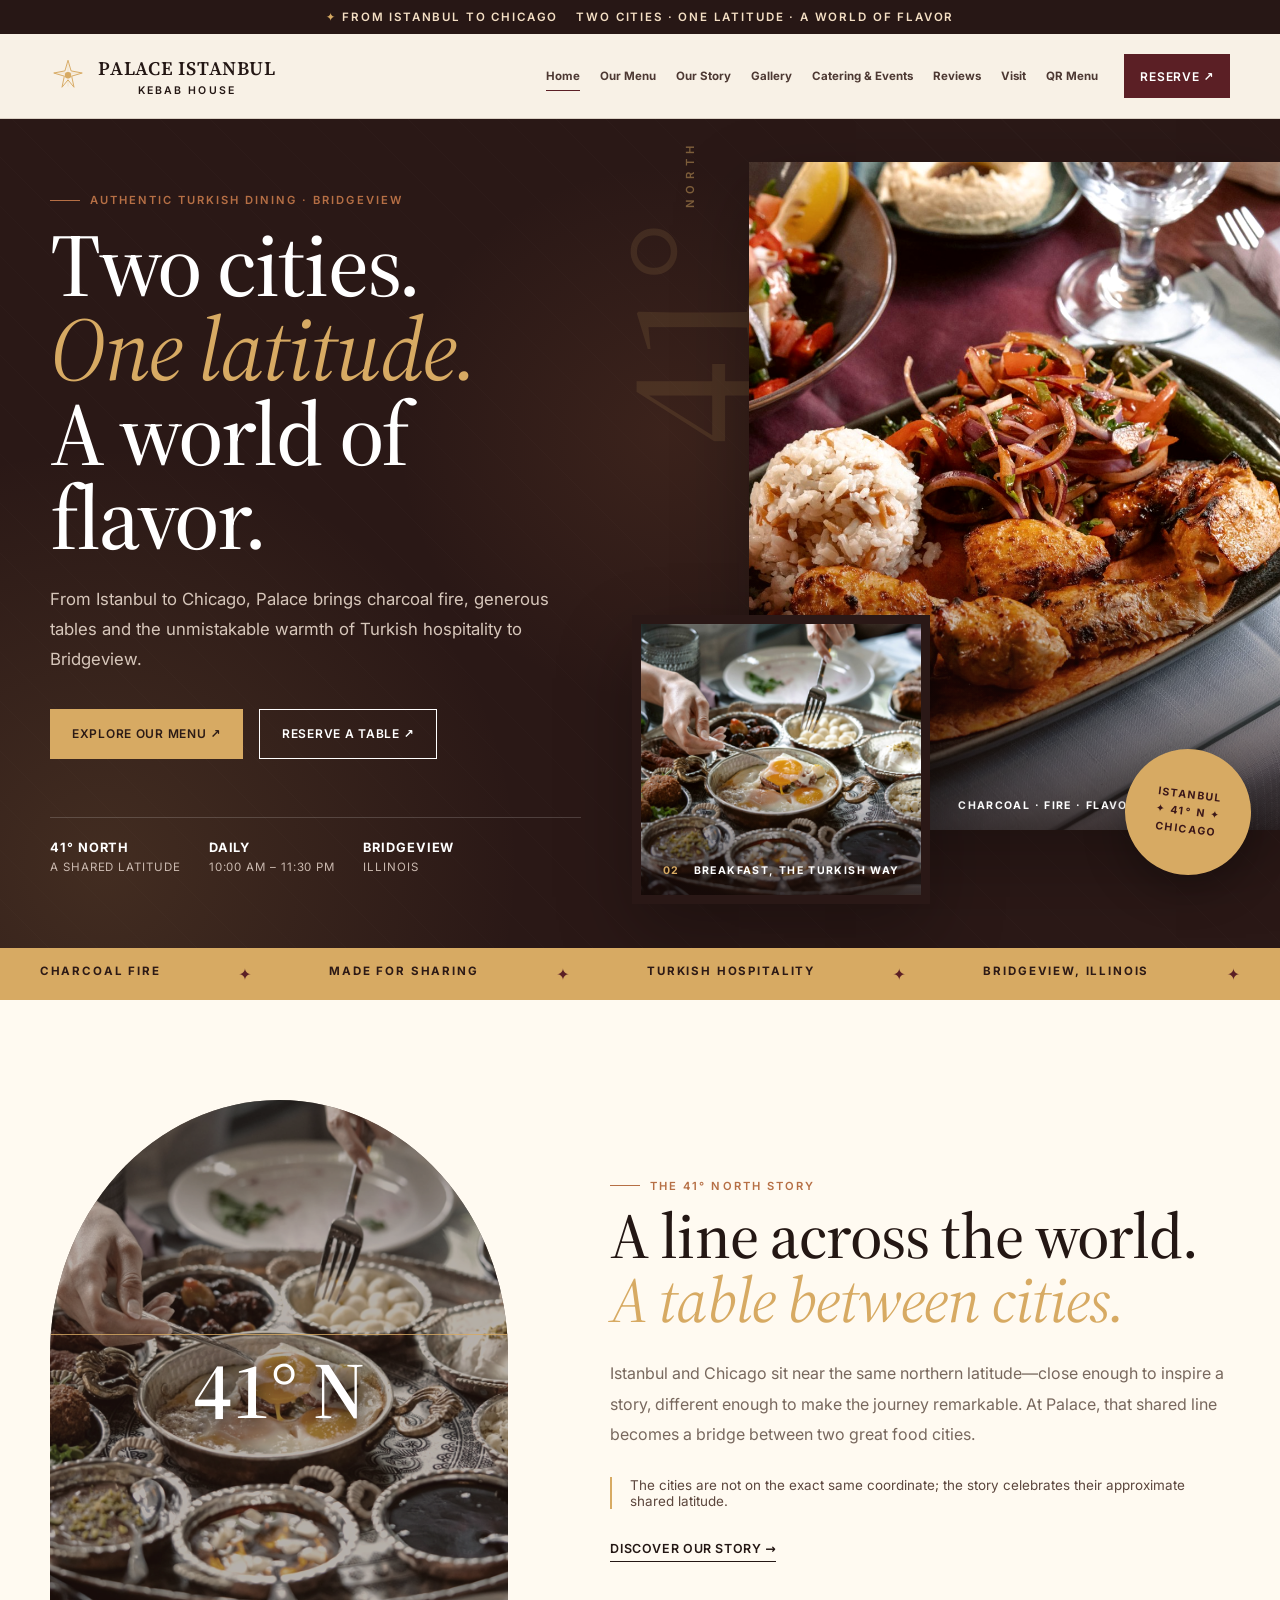
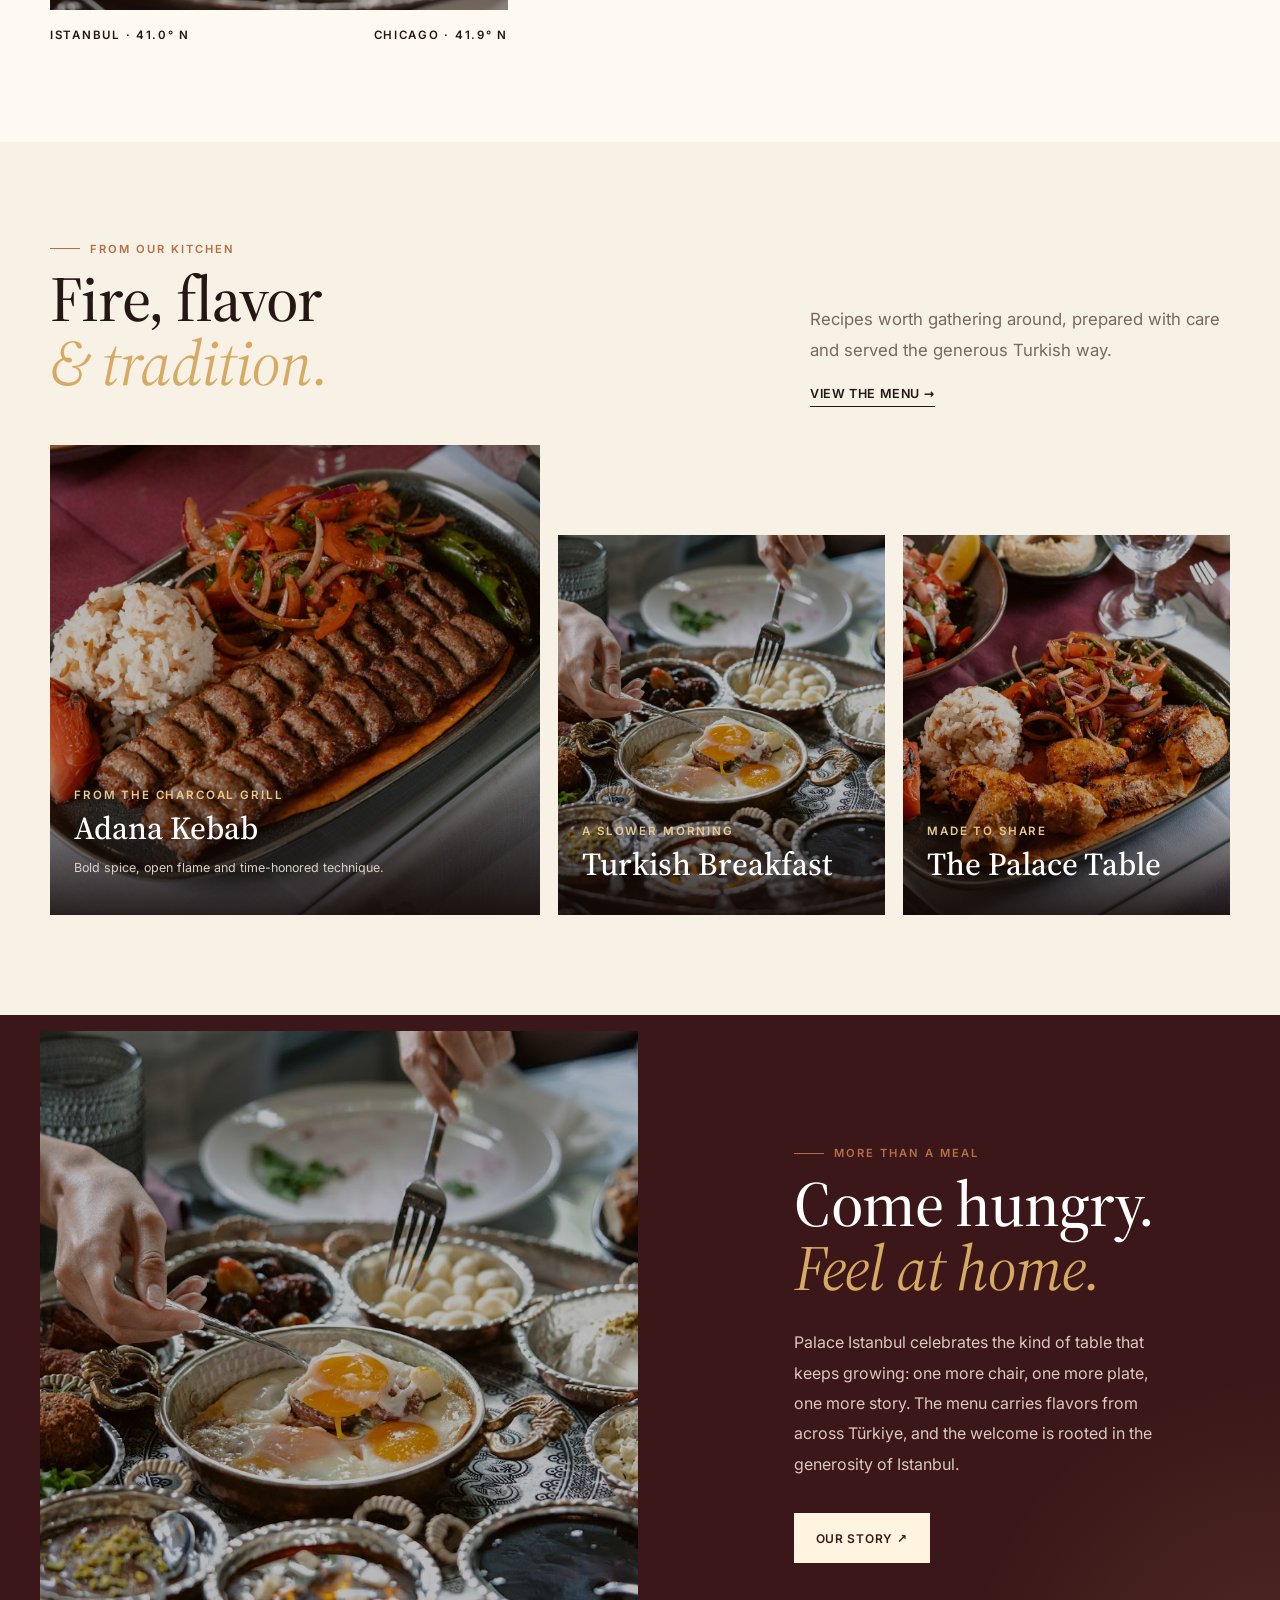
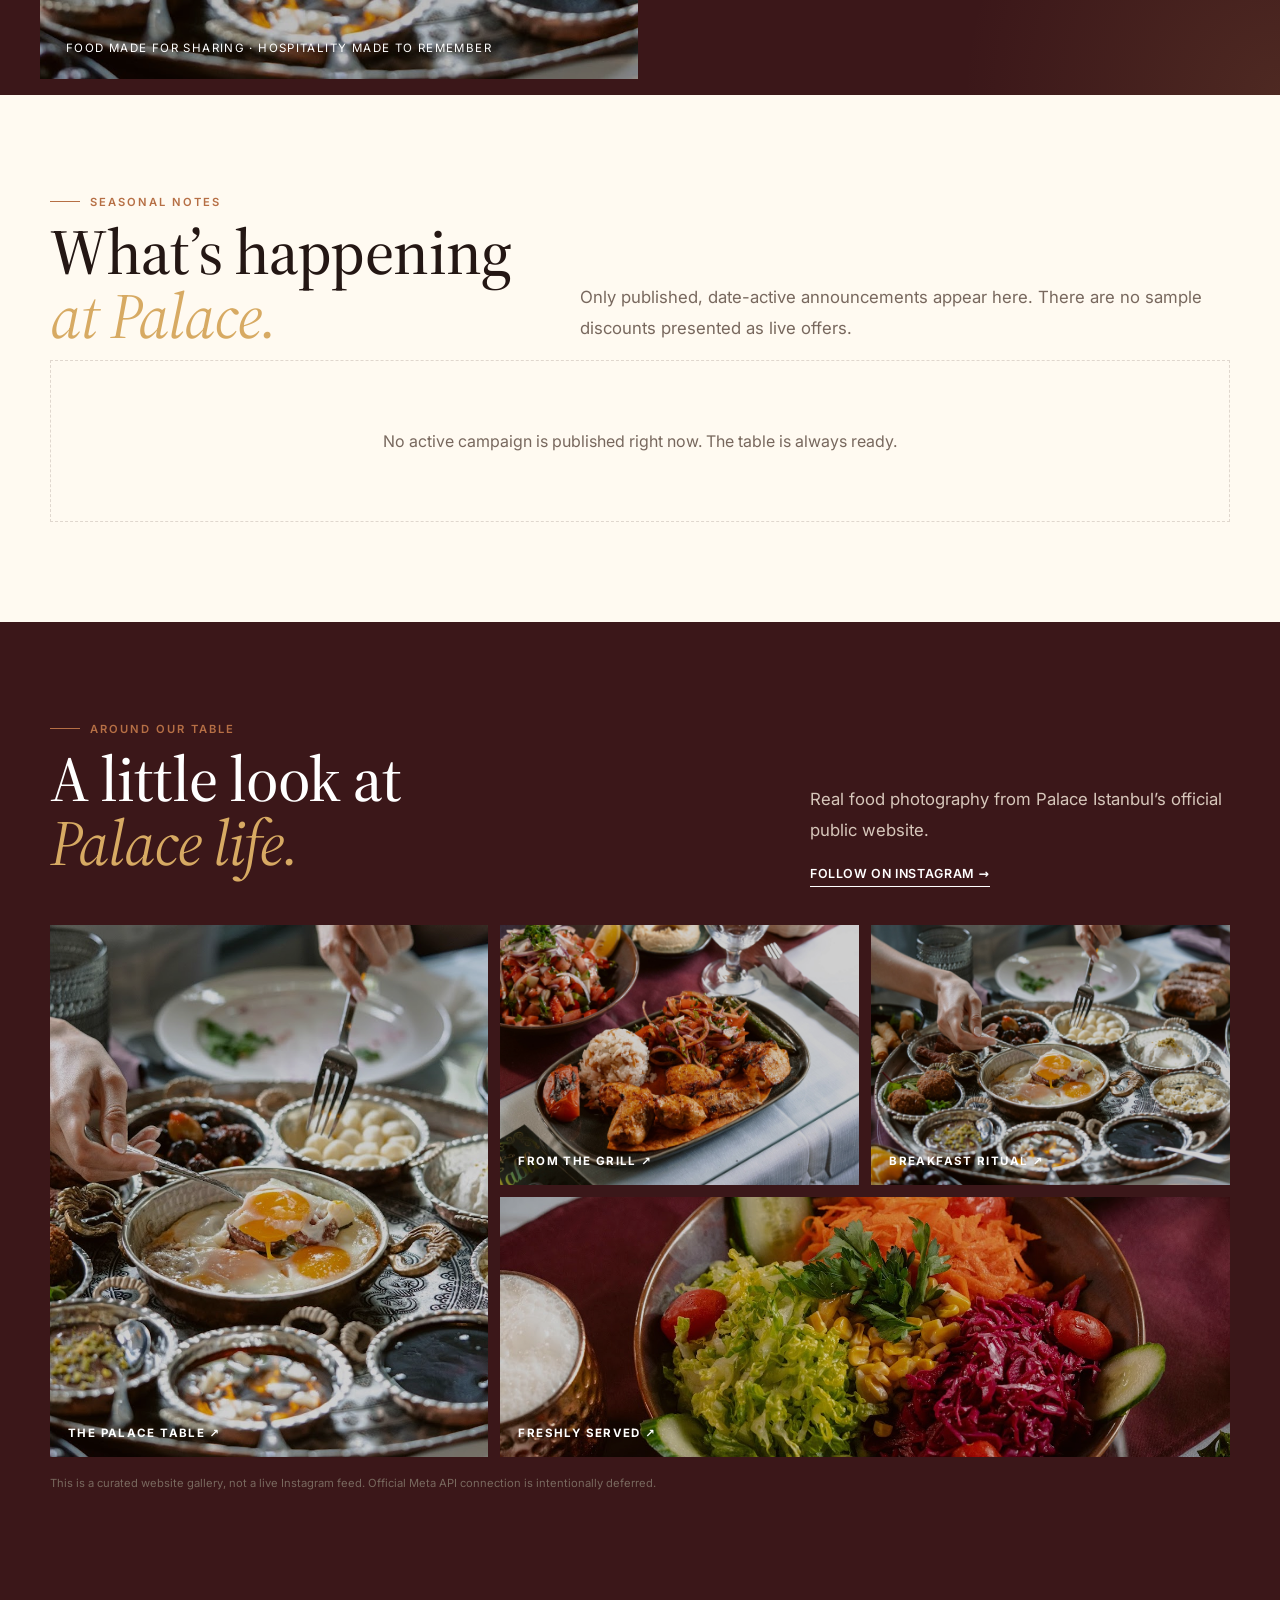
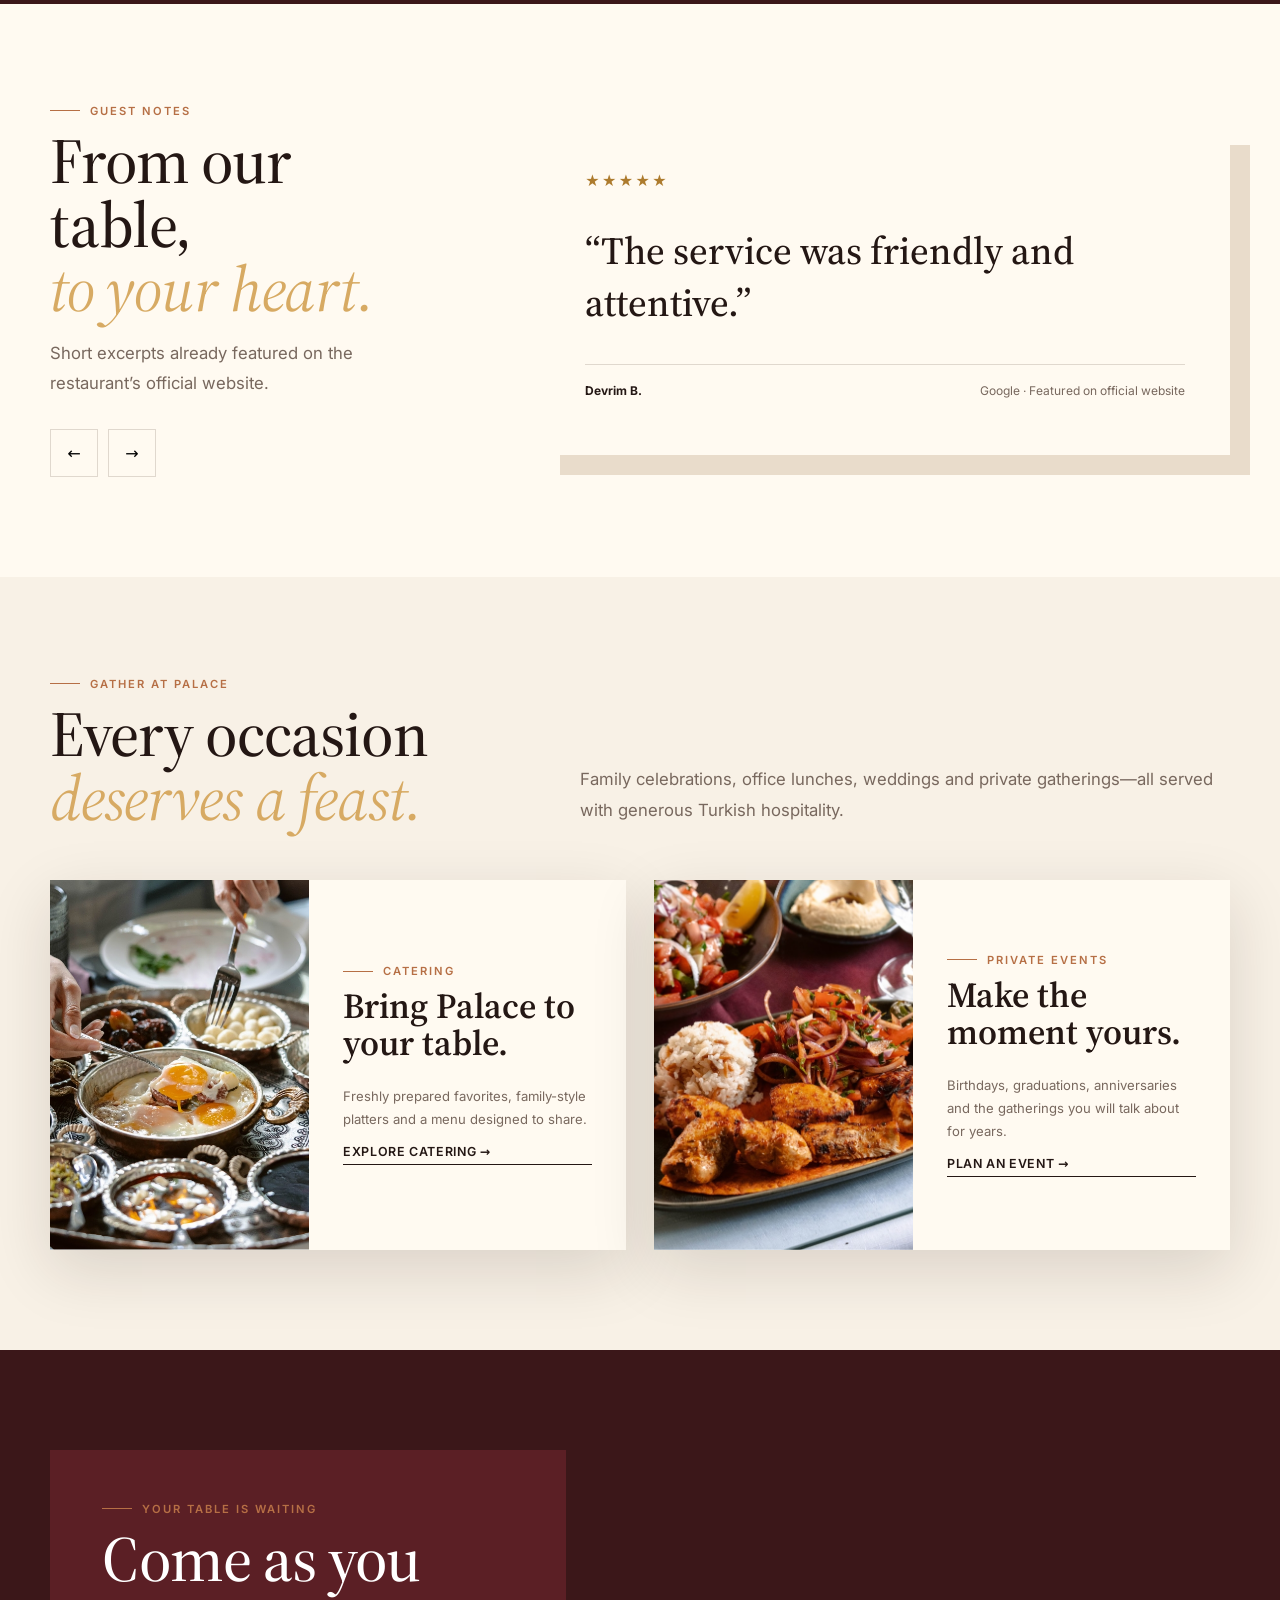
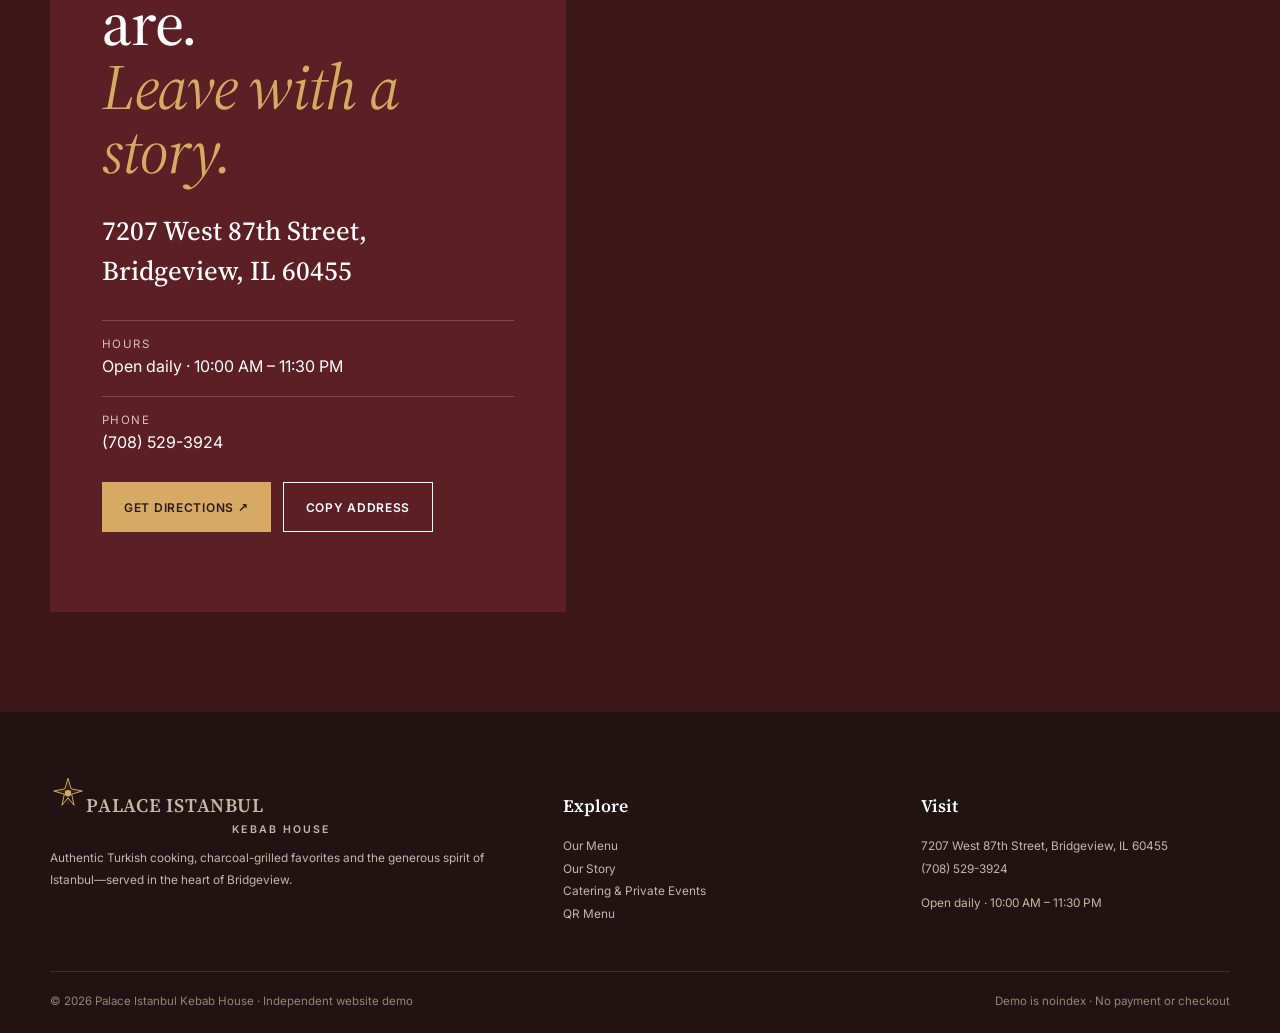
<file: index.html>
<!doctype html><html lang="en"><head><meta charset="utf-8"><meta name="viewport" content="width=device-width,initial-scale=1"><title>Palace Istanbul Kebab House | Bridgeview, IL</title><meta name="description" content="Authentic Turkish dining, charcoal-grilled kebabs and generous hospitality in Bridgeview, Illinois."><meta name="robots" content="noindex,nofollow"><meta name="theme-color" content="#3b1719"><link rel="icon" href="assets/images/official-logo.png"><link rel="preload" href="assets/fonts/source-serif-4-latin-opsz-normal.woff2" as="font" type="font/woff2" crossorigin><link rel="preload" href="assets/fonts/inter-latin-opsz-normal.woff2" as="font" type="font/woff2" crossorigin><link rel="stylesheet" href="styles.css"><script defer src="app.js"></script></head><body data-page="home"><div id="app"></div></body></html>
</file>
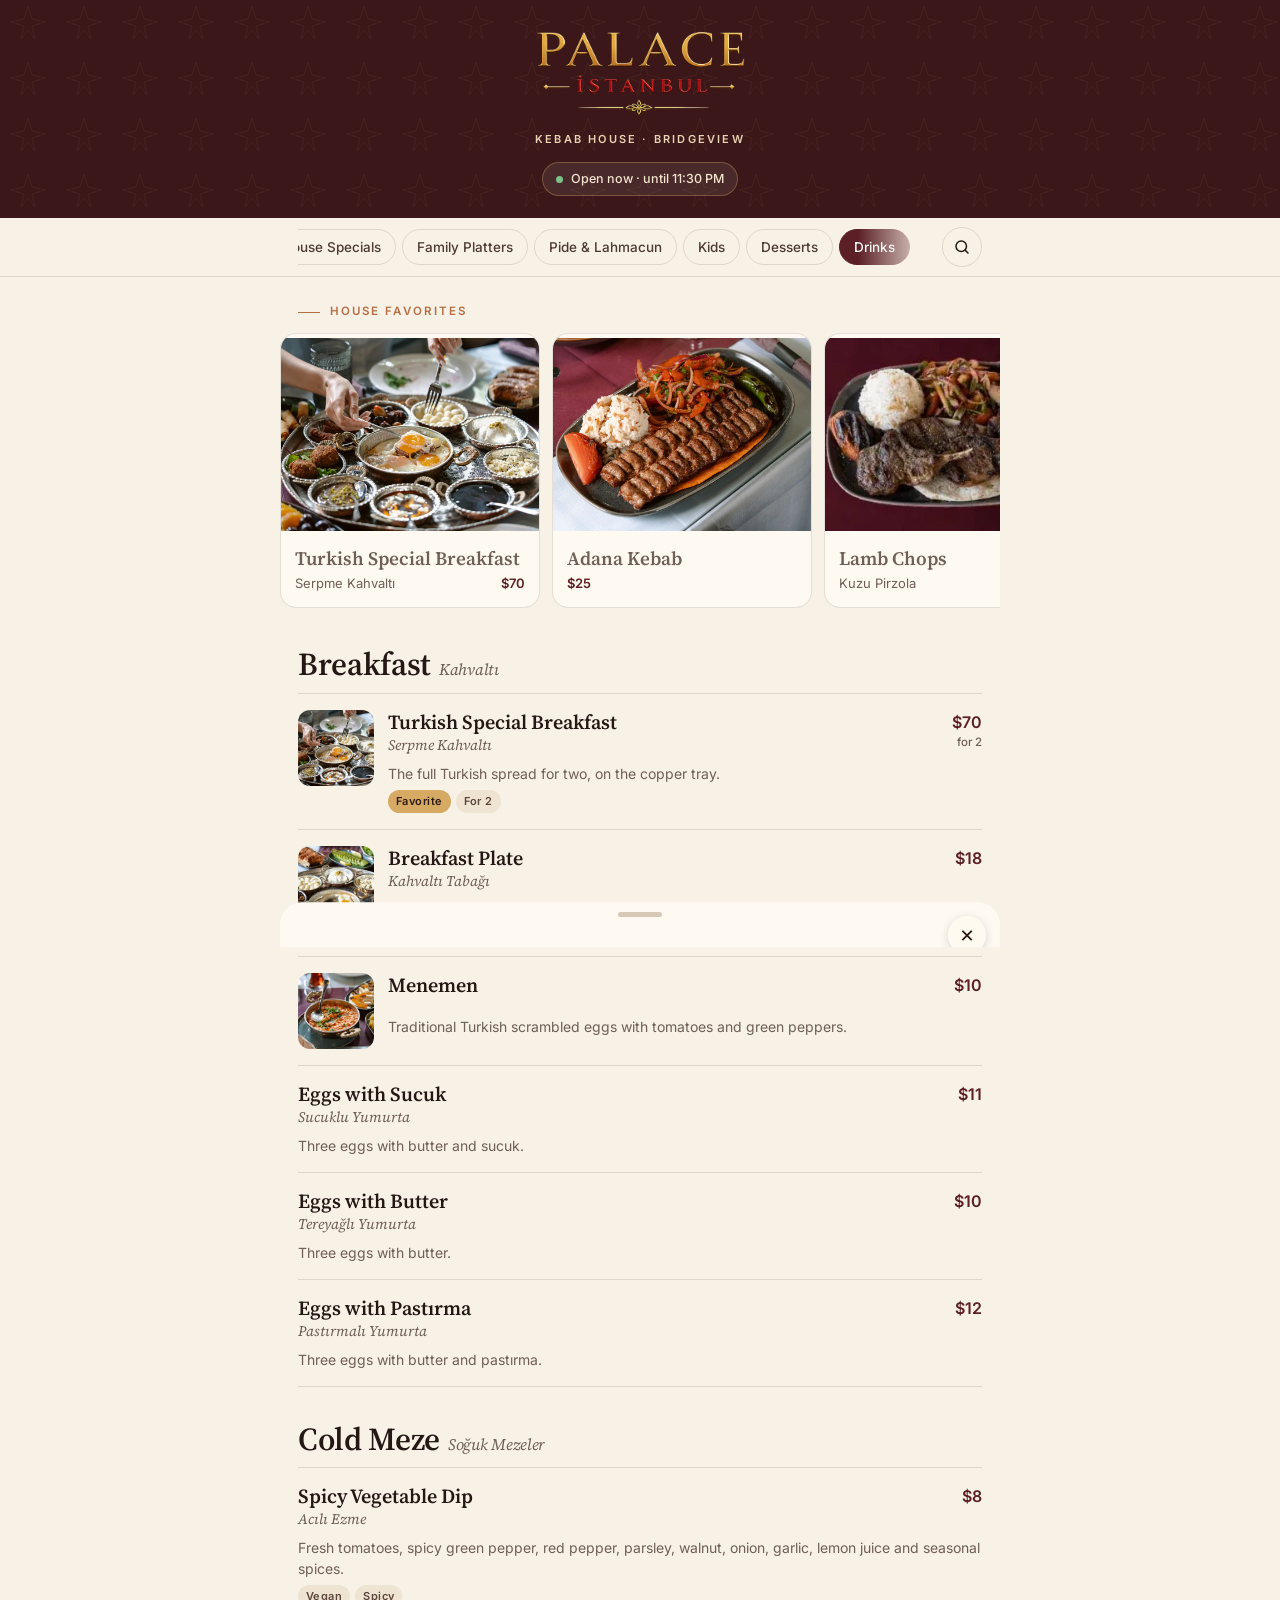
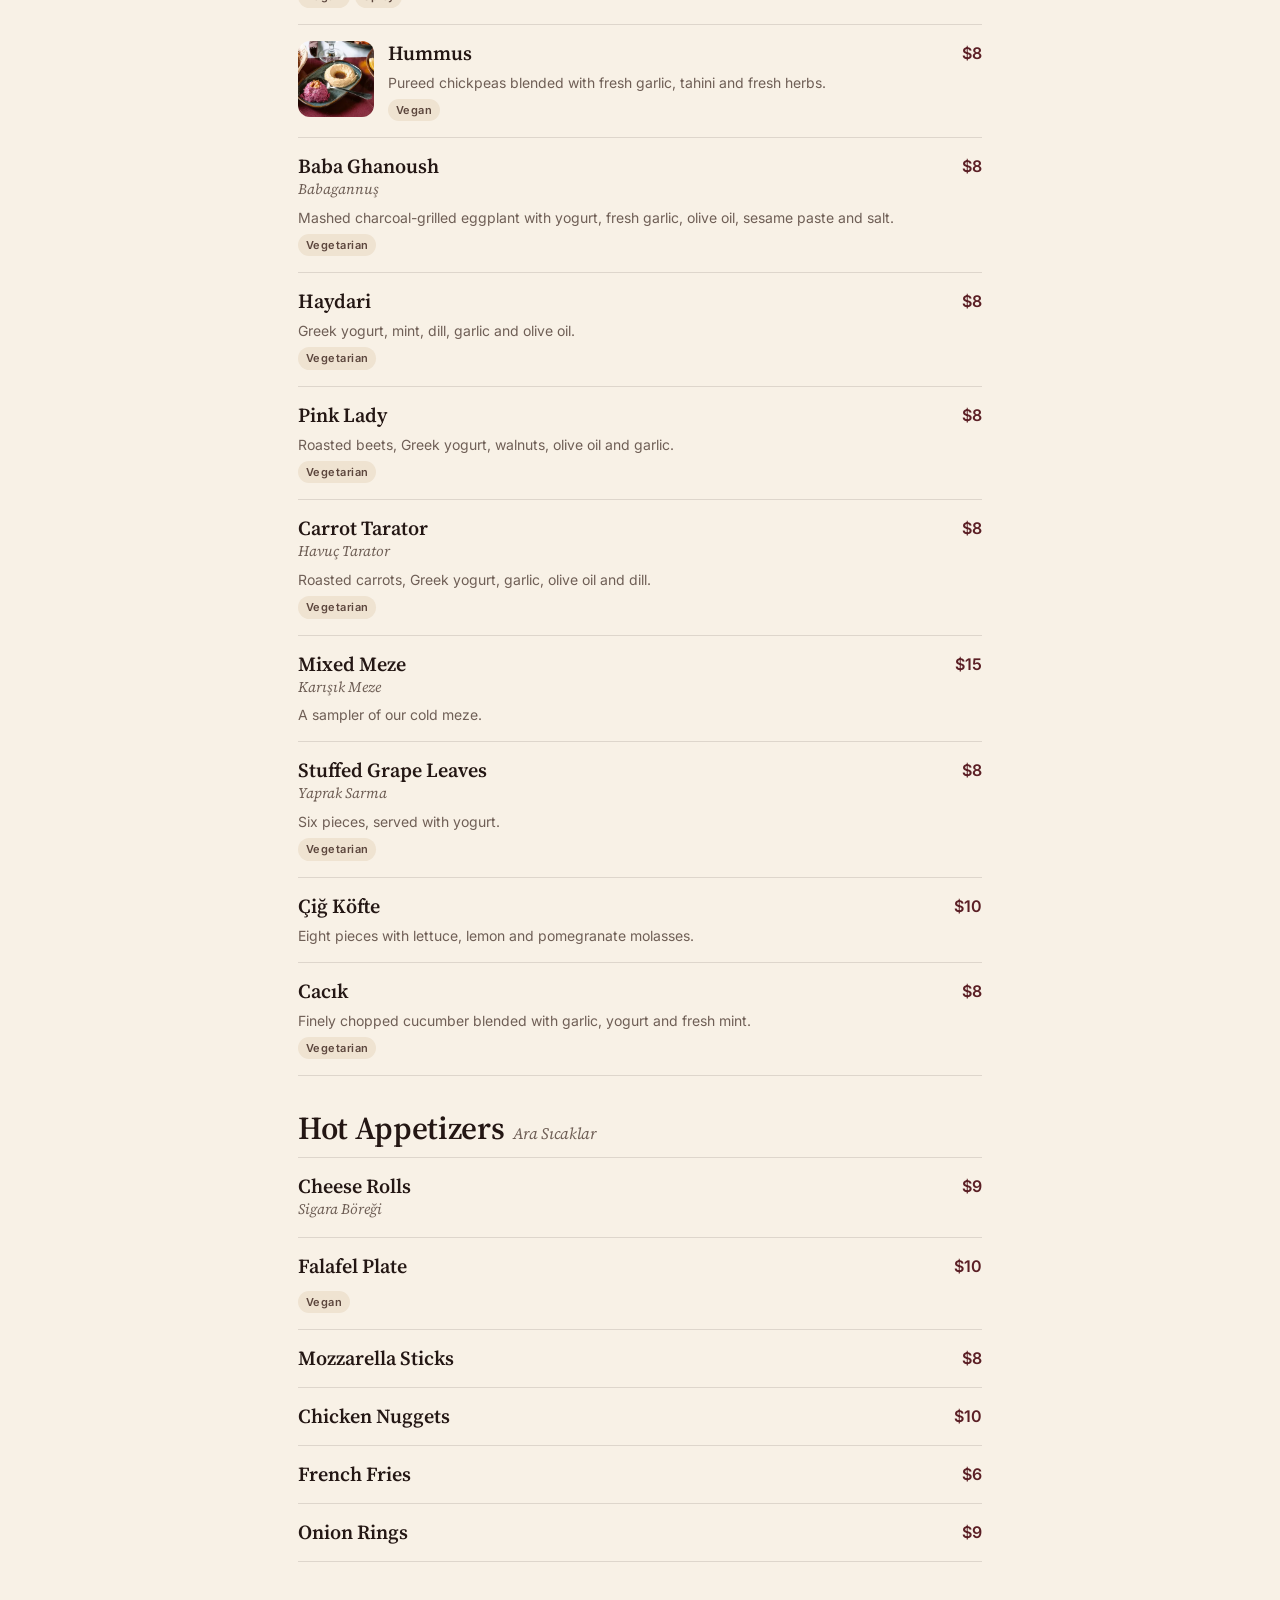
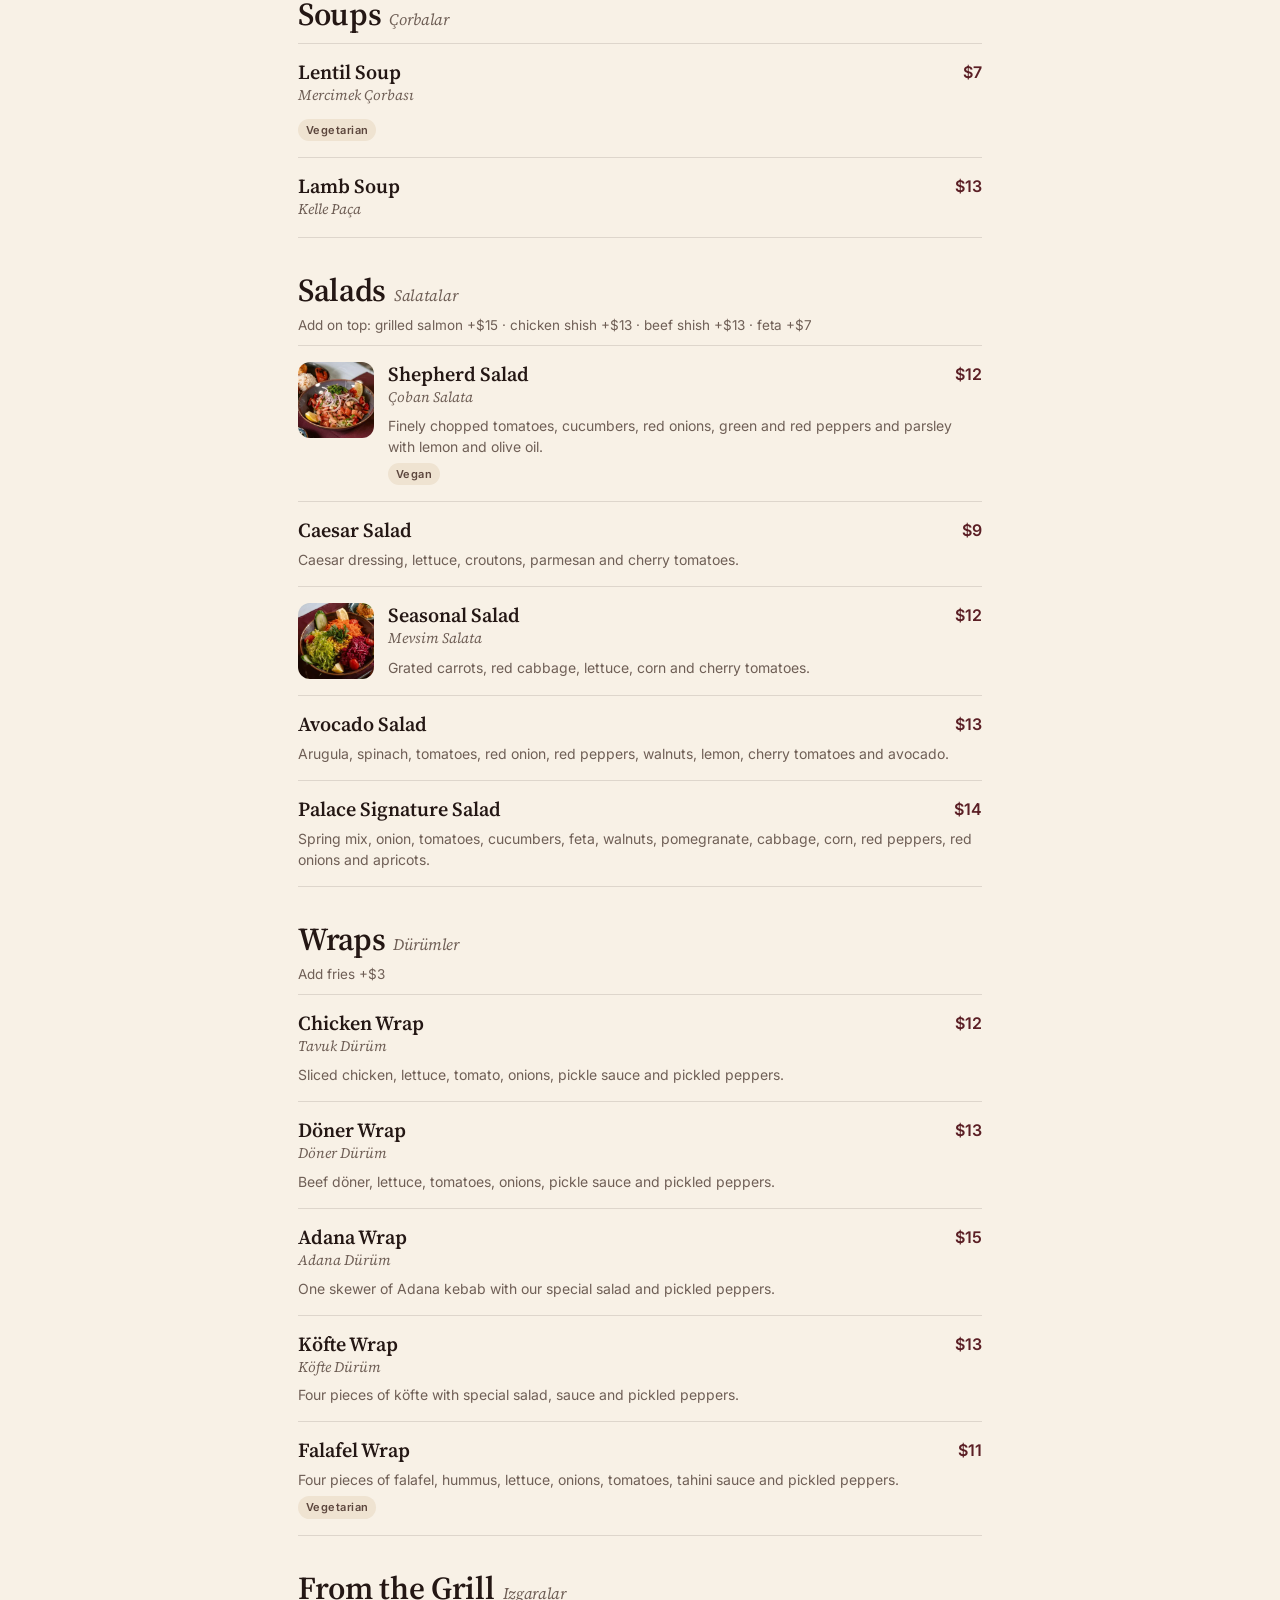
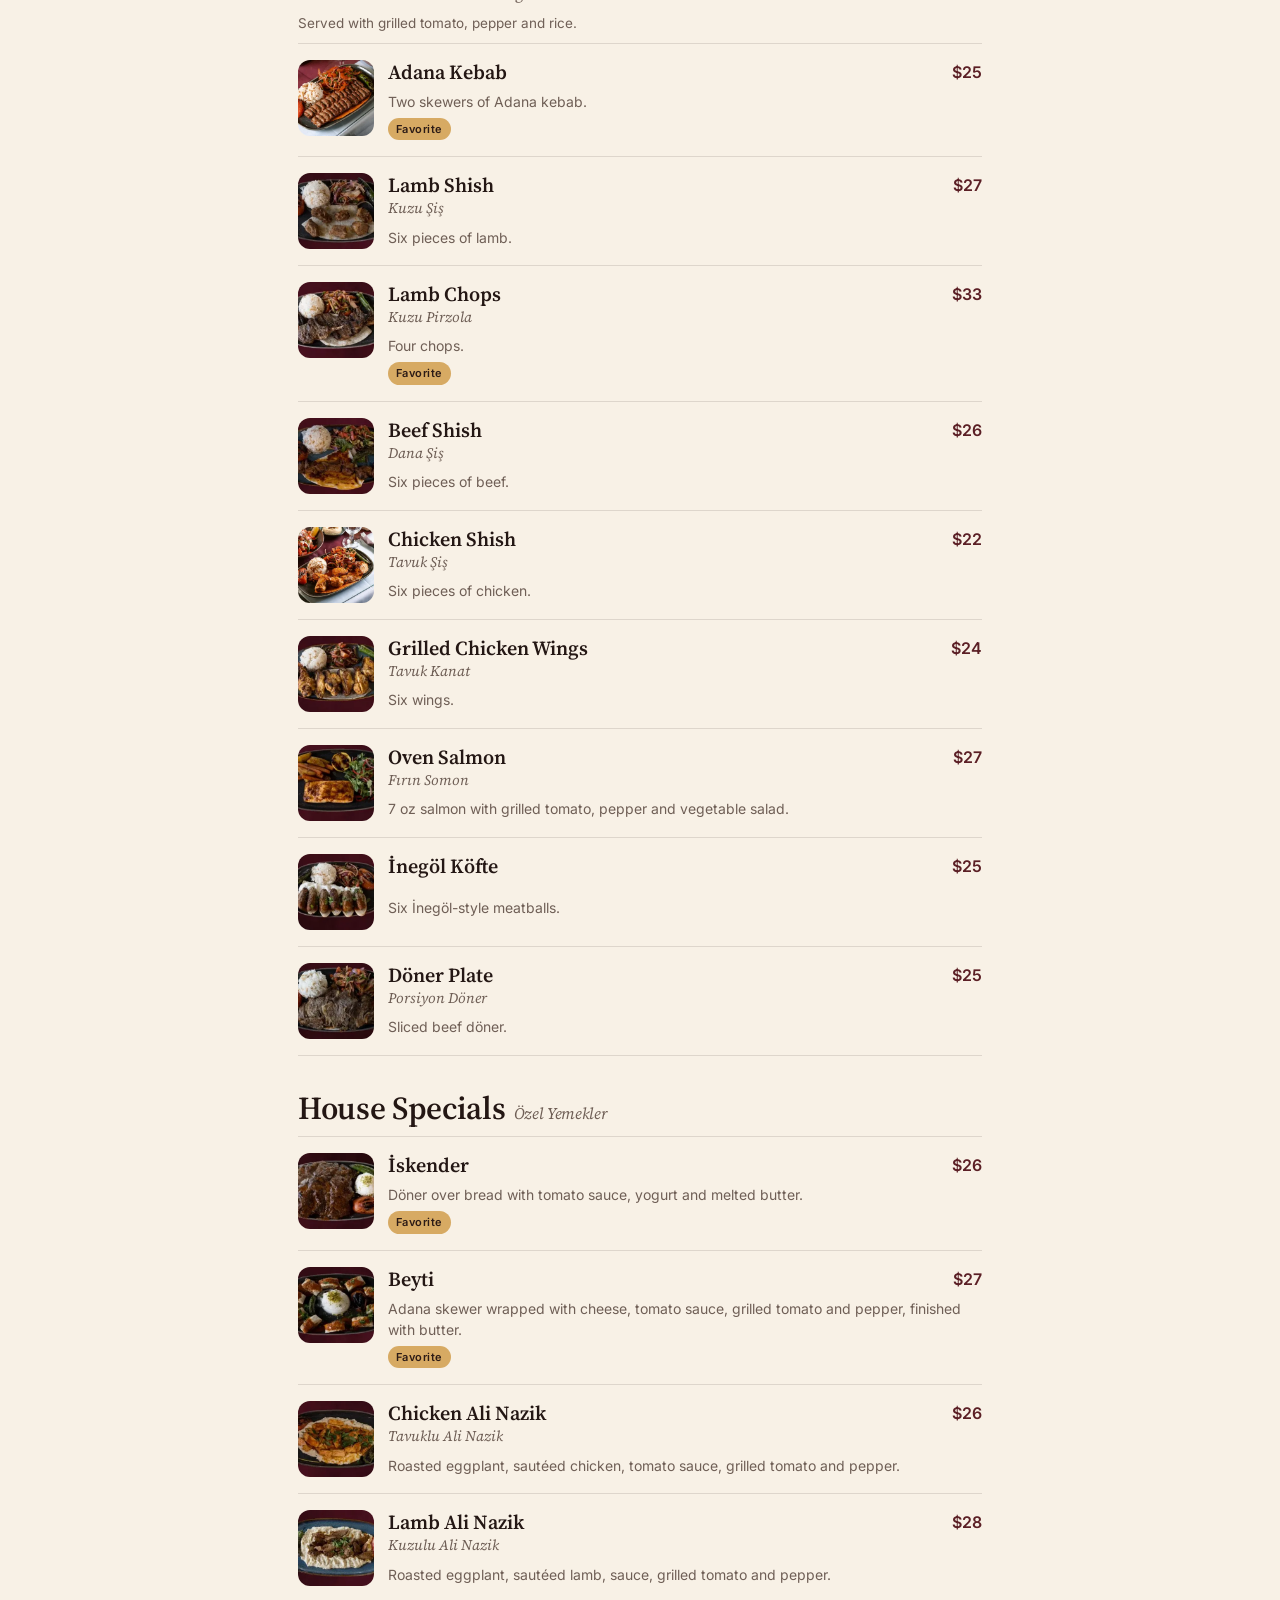
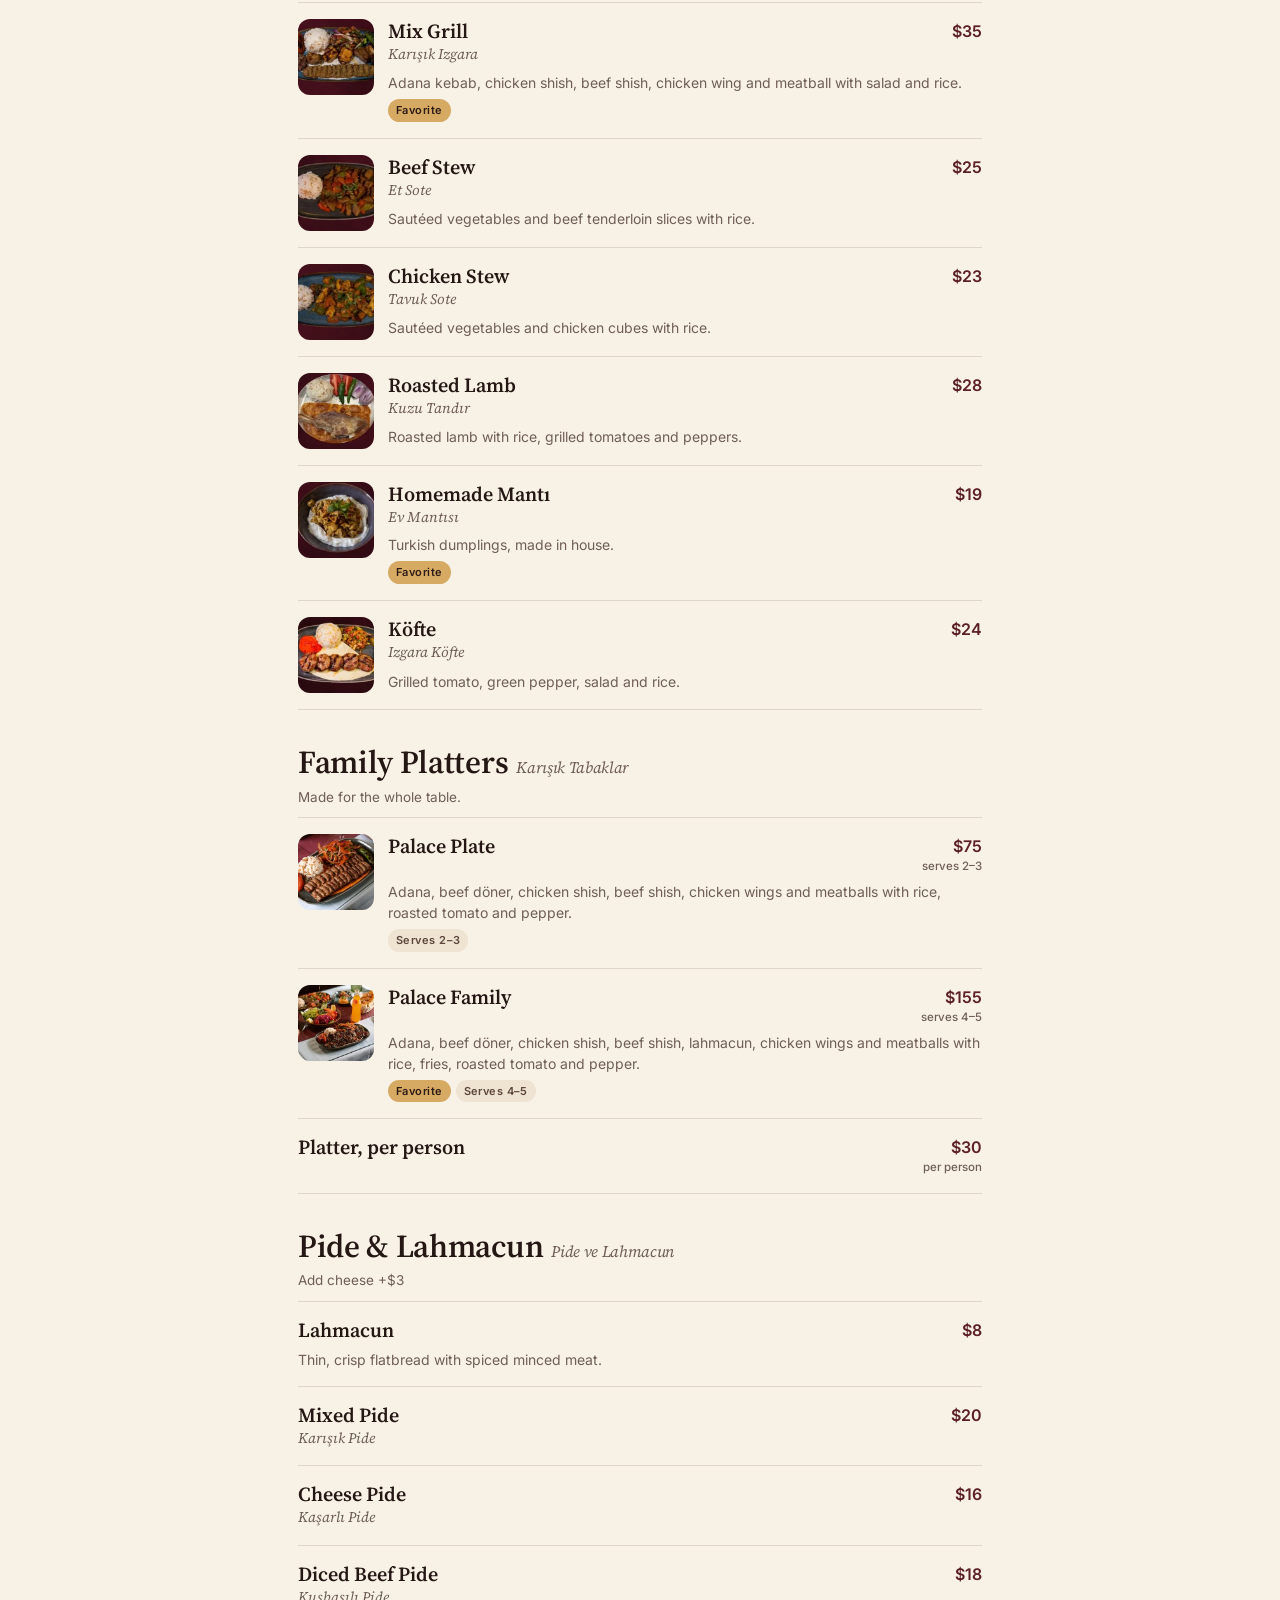
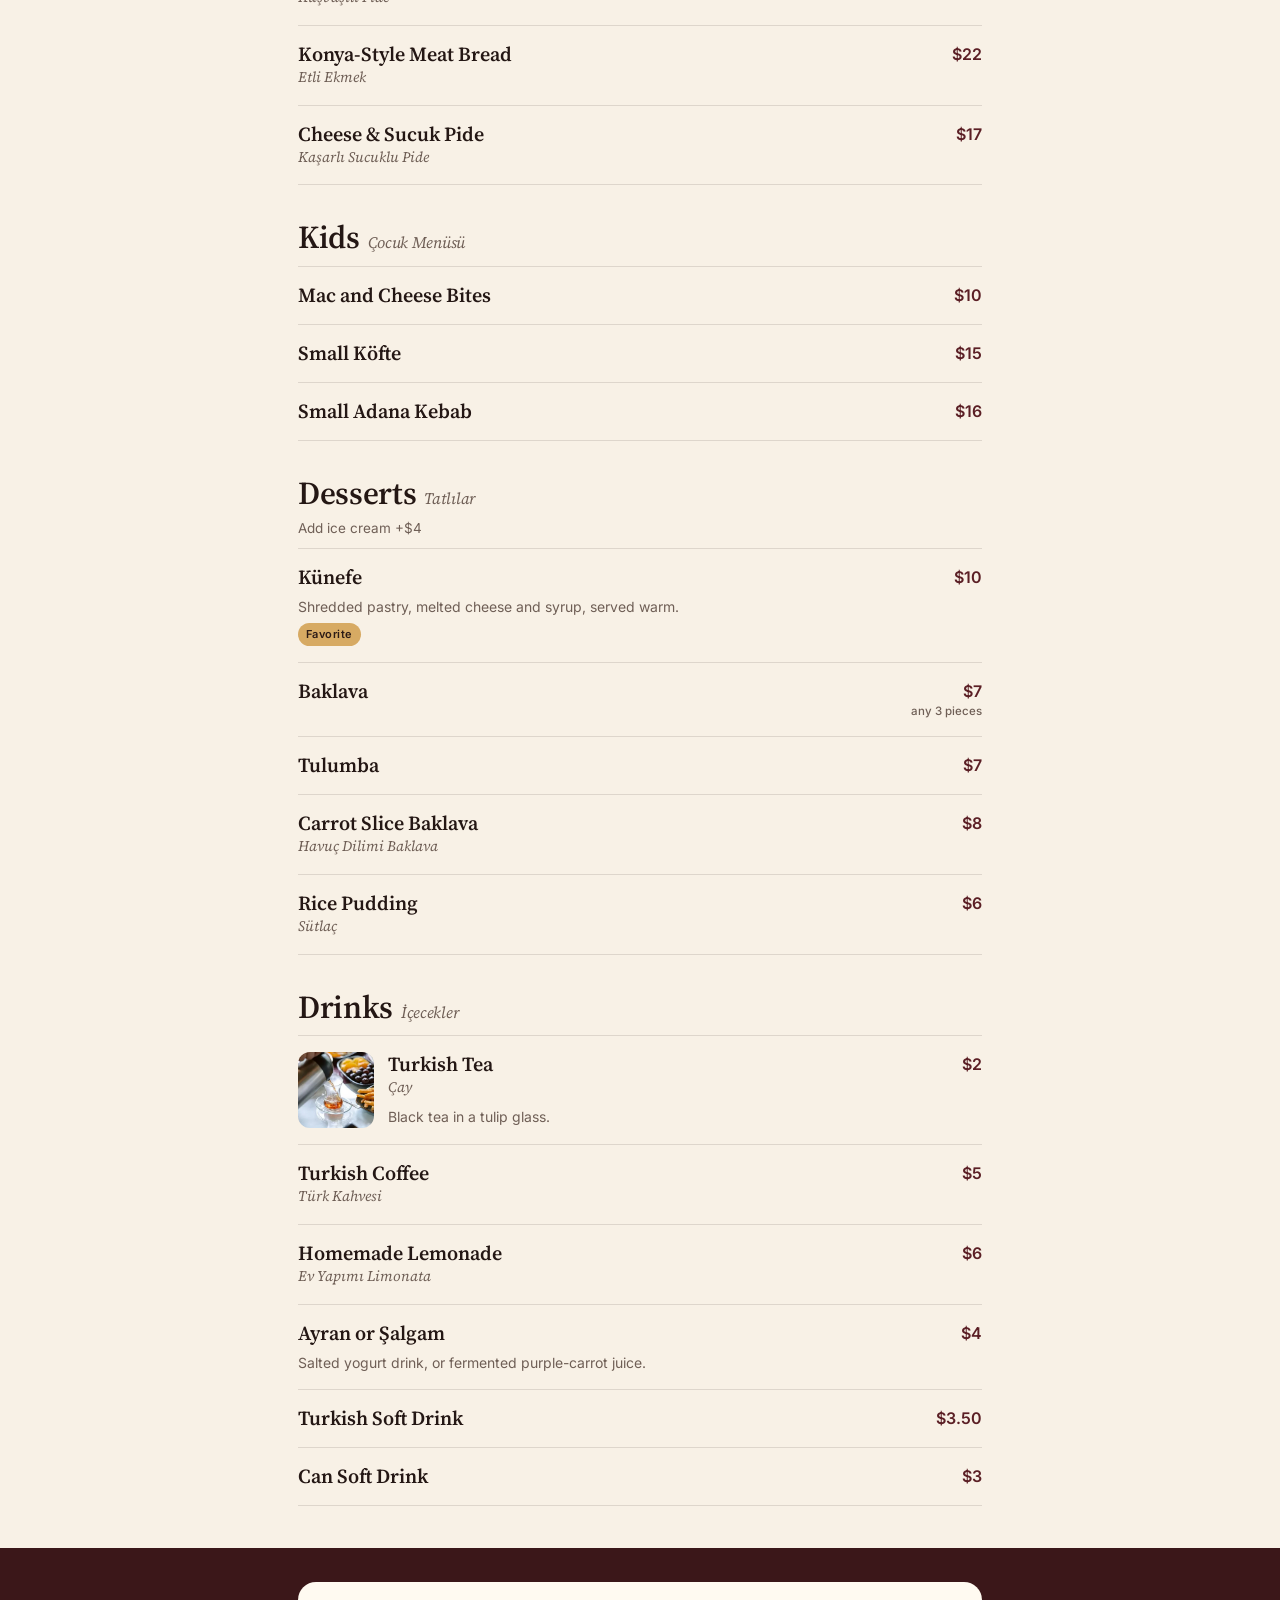
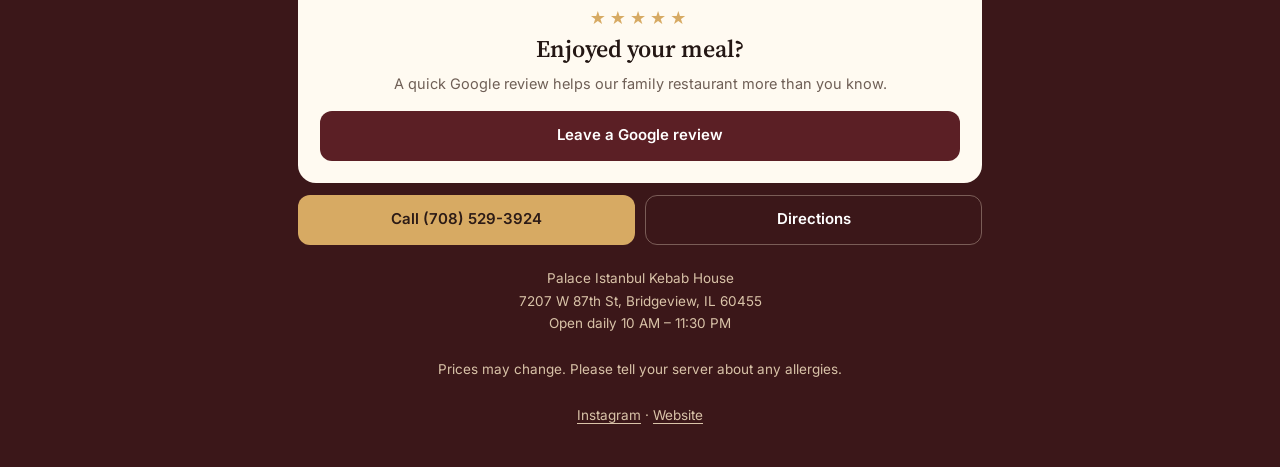
<file: qr/index.html>
<!DOCTYPE html>
<html lang="en">
<head>
<meta charset="utf-8">
<meta name="viewport" content="width=device-width, initial-scale=1, viewport-fit=cover">
<title>Menu | Palace Istanbul Kebab House</title>
<meta name="description" content="Menu of Palace Istanbul Kebab House, 7207 W 87th St, Bridgeview, IL. Turkish breakfast, kebabs, pide and desserts.">
<meta name="robots" content="noindex">
<meta name="theme-color" content="#3B1719">
<link rel="icon" href="data:image/svg+xml,%3Csvg xmlns='http://www.w3.org/2000/svg' viewBox='0 0 48 48'%3E%3Crect width='48' height='48' rx='10' fill='%233B1719'/%3E%3Cpath d='M24 7l3.4 11.8L39.5 21l-11.7 3.5L30.4 37 24 28.9 17.6 37l2.6-12.5L8.5 21l12.1-2.2L24 7Z' fill='none' stroke='%23D7AA63' stroke-width='1.6'/%3E%3C/svg%3E">
<style>
@font-face{font-family:"Source Serif 4";font-style:normal;font-weight:200 900;font-display:swap;src:url("../assets/fonts/source-serif-4-latin-ext-opsz-normal.woff2") format("woff2");unicode-range:U+0100-02BA,U+02BD-02C5,U+02C7-02CC,U+02CE-02D7,U+02DD-02FF,U+0304,U+0308,U+0329,U+1D00-1DBF,U+1E00-1E9F,U+1EF2-1EFF,U+2020,U+20A0-20AB,U+20AD-20C0,U+2113,U+2C60-2C7F,U+A720-A7FF}
@font-face{font-family:"Source Serif 4";font-style:italic;font-weight:200 900;font-display:swap;src:url("../assets/fonts/source-serif-4-latin-ext-opsz-italic.woff2") format("woff2");unicode-range:U+0100-02BA,U+02BD-02C5,U+02C7-02CC,U+02CE-02D7,U+02DD-02FF,U+0304,U+0308,U+0329,U+1D00-1DBF,U+1E00-1E9F,U+1EF2-1EFF,U+2020,U+20A0-20AB,U+20AD-20C0,U+2113,U+2C60-2C7F,U+A720-A7FF}
@font-face{font-family:"Inter";font-style:normal;font-weight:100 900;font-display:swap;src:url("../assets/fonts/inter-latin-ext-opsz-normal.woff2") format("woff2");unicode-range:U+0100-02BA,U+02BD-02C5,U+02C7-02CC,U+02CE-02D7,U+02DD-02FF,U+0304,U+0308,U+0329,U+1D00-1DBF,U+1E00-1E9F,U+1EF2-1EFF,U+2020,U+20A0-20AB,U+20AD-20C0,U+2113,U+2C60-2C7F,U+A720-A7FF}
@font-face{font-family:"Source Serif 4";font-style:normal;font-weight:200 900;font-display:swap;src:url("../assets/fonts/source-serif-4-latin-opsz-normal.woff2") format("woff2");unicode-range:U+0000-00FF,U+0131,U+0152-0153,U+02BB-02BC,U+02C6,U+02DA,U+02DC,U+0304,U+0308,U+0329,U+2000-206F,U+20AC,U+2122,U+2191,U+2193,U+2212,U+2215,U+FEFF,U+FFFD}
@font-face{font-family:"Source Serif 4";font-style:italic;font-weight:200 900;font-display:swap;src:url("../assets/fonts/source-serif-4-latin-opsz-italic.woff2") format("woff2");unicode-range:U+0000-00FF,U+0131,U+0152-0153,U+02BB-02BC,U+02C6,U+02DA,U+02DC,U+0304,U+0308,U+0329,U+2000-206F,U+20AC,U+2122,U+2191,U+2193,U+2212,U+2215,U+FEFF,U+FFFD}
@font-face{font-family:"Inter";font-style:normal;font-weight:100 900;font-display:swap;src:url("../assets/fonts/inter-latin-opsz-normal.woff2") format("woff2");unicode-range:U+0000-00FF,U+0131,U+0152-0153,U+02BB-02BC,U+02C6,U+02DA,U+02DC,U+0304,U+0308,U+0329,U+2000-206F,U+20AC,U+2122,U+2191,U+2193,U+2212,U+2215,U+FEFF,U+FFFD}

:root{--ink:#241714;--wine:#5b1f25;--wine-2:#3b1719;--copper:#b66f45;--gold:#d7aa63;--cream:#f8f1e6;--paper:#fffaf1;--sand:#e9dccb;--muted:#6f5f56;--line:rgba(36,23,20,.12);
  --serif:"Source Serif 4",Georgia,"Times New Roman",serif;--sans:"Inter",system-ui,-apple-system,"Segoe UI",Roboto,Arial,sans-serif;--ease:cubic-bezier(.2,.75,.1,1)}
*{box-sizing:border-box}
html{-webkit-text-size-adjust:100%}
body{margin:0;background:var(--cream);color:var(--ink);font-family:var(--sans);font-size:16px;line-height:1.5;-webkit-font-smoothing:antialiased;-moz-osx-font-smoothing:grayscale;text-rendering:optimizeLegibility;font-optical-sizing:auto;padding-bottom:env(safe-area-inset-bottom)}
img{display:block;max-width:100%}
a{color:inherit;text-decoration:none}
button{font:inherit;color:inherit;background:none;border:0;padding:0;cursor:pointer}
.wrap{max-width:720px;margin:0 auto;padding:0 18px}
.sr{position:absolute;width:1px;height:1px;overflow:hidden;clip:rect(0 0 0 0)}
/* header */
.top{background:var(--wine-2);color:#fff;text-align:center;padding:calc(22px + env(safe-area-inset-top)) 18px 22px;position:relative;overflow:hidden}
.top::before{content:"";position:absolute;inset:0;opacity:.07;background-image:url("data:image/svg+xml,%3Csvg xmlns='http://www.w3.org/2000/svg' width='56' height='56' fill='none' stroke='%23D7AA63' stroke-width='1'%3E%3Cpath d='M28 6l4 13 13 3-13 4 3 13-7-9-7 9 3-13-13-4 13-3z'/%3E%3C/svg%3E")}
.top .logo{position:relative;width:min(230px,62vw);height:auto;margin:0 auto}
.top .sub{position:relative;margin-top:8px;font-size:11px;font-weight:600;letter-spacing:.2em;text-transform:uppercase;color:#e9d3b2}
.status{position:relative;display:inline-flex;align-items:center;gap:8px;margin-top:14px;padding:7px 13px;border-radius:999px;background:rgba(255,255,255,.08);border:1px solid rgba(215,170,99,.35);font-size:12.5px;font-weight:500;color:#f3e5cf}
.status i{width:7px;height:7px;border-radius:50%;background:#7cc38a}
.status.closed i{background:var(--gold)}
.notice{background:var(--gold);color:#2c1b16;font-size:14px;font-weight:500;line-height:1.45;padding:12px 18px;text-align:center}
.notice b{font-weight:700}
/* sticky nav */
.bar{position:sticky;top:0;z-index:20;background:rgba(248,241,230,.95);backdrop-filter:blur(12px);-webkit-backdrop-filter:blur(12px);border-bottom:1px solid var(--line)}
.bar-in{display:flex;align-items:center;gap:8px;height:58px}
.chips{display:flex;gap:6px;overflow-x:auto;scrollbar-width:none;flex:1;scroll-behavior:smooth;-webkit-mask-image:linear-gradient(90deg,#000 88%,transparent);mask-image:linear-gradient(90deg,#000 88%,transparent);padding-right:24px}
.chips::-webkit-scrollbar{display:none}
.chip{flex:none;height:36px;padding:0 14px;border-radius:999px;border:1px solid var(--line);font-size:13.5px;font-weight:500;color:#4d3933;white-space:nowrap;transition:background .2s,color .2s}
.chip.on{background:var(--wine);border-color:var(--wine);color:#fff}
.sbtn{flex:none;width:40px;height:40px;border-radius:50%;border:1px solid var(--line);display:grid;place-items:center}
.sbtn svg{width:18px;height:18px}
.search{display:none;padding:0 0 12px}
.search.open{display:block}
.search input{width:100%;height:46px;border-radius:12px;border:1px solid var(--line);background:var(--paper);padding:0 14px;font:inherit;font-size:16px;color:var(--ink)}
.search input:focus{outline:2px solid var(--gold);outline-offset:1px}
/* favorites */
.fav{padding:26px 0 6px}
.kick{font-size:11.5px;font-weight:600;letter-spacing:.18em;text-transform:uppercase;color:var(--copper);display:flex;align-items:center;gap:10px;margin:0 0 12px}
.kick::before{content:"";width:22px;height:1px;background:currentColor}
.rail{display:flex;gap:12px;overflow-x:auto;scrollbar-width:none;scroll-snap-type:x mandatory;padding:0 18px 6px;margin:0 -18px}
.rail::-webkit-scrollbar{display:none}
.fcard{flex:none;width:68%;max-width:260px;scroll-snap-align:start;text-align:left;background:var(--paper);border:1px solid var(--line);border-radius:16px;overflow:hidden}
.fcard .ph{aspect-ratio:4/3;background:var(--sand) center/cover no-repeat}
.fcard .tx{padding:12px 14px 14px}
.fcard b{display:block;font-family:var(--serif);font-weight:600;font-size:19px;line-height:1.2}
.fcard span{display:flex;justify-content:space-between;margin-top:4px;font-size:13px;color:var(--muted)}
.fcard span em{font-style:normal;font-weight:600;color:var(--wine)}
/* sections */
.cat{padding:26px 0 8px;scroll-margin-top:66px}
.cat h2{margin:0;font-family:var(--serif);font-weight:600;font-size:28px;line-height:1.15;letter-spacing:-.01em}
.cat .tr{font-family:var(--serif);font-style:italic;font-weight:400;font-size:16px;color:var(--muted);margin-left:8px}
.cat .intro{margin:6px 0 0;font-size:13.5px;color:var(--muted)}
.list{margin-top:10px;border-top:1px solid var(--line)}
.item{display:grid;grid-template-columns:1fr auto;gap:4px 14px;width:100%;text-align:left;padding:16px 0;border-bottom:1px solid var(--line);align-items:start}
.item.has{grid-template-columns:76px 1fr auto}
.item .th{grid-row:span 2;width:76px;height:76px;border-radius:12px;background:var(--sand) center/cover no-repeat}
.item .h3{display:block;margin:0;font-family:var(--serif);font-weight:600;font-size:18.5px;line-height:1.25}
.item .itr{display:block;font-family:var(--serif);font-style:italic;font-weight:400;font-size:14.5px;color:var(--muted)}
.item .p{font-weight:600;font-size:16px;color:var(--wine);white-space:nowrap;text-align:right}
.item .p small{display:block;font-weight:500;font-size:11.5px;color:var(--muted)}
.item .d{grid-column:-3/-1;margin:2px 0 0;font-size:14px;line-height:1.5;color:var(--muted);display:-webkit-box;-webkit-line-clamp:2;-webkit-box-orient:vertical;overflow:hidden}
.item:not(.has) .d{grid-column:1/-1}
.tags{display:flex;flex-wrap:wrap;gap:5px;margin-top:6px}
.tag{font-size:11px;font-weight:600;letter-spacing:.04em;padding:3px 8px;border-radius:999px;background:#efe3d1;color:#5c463d}
.tag.fav{background:var(--gold);color:#2c1b16}
.tag.out{background:#e7d6d3;color:#8a2c2c}
.item.sold{opacity:.55}
.empty{padding:50px 0;text-align:center;color:var(--muted);display:none}
/* footer */
.foot{margin-top:34px;background:var(--wine-2);color:#efe0cc;padding:34px 0 calc(40px + env(safe-area-inset-bottom))}
.review{background:var(--paper);color:var(--ink);border-radius:18px;padding:22px;text-align:center}
.review h4{margin:0;font-family:var(--serif);font-weight:600;font-size:24px}
.review p{margin:6px 0 16px;color:var(--muted);font-size:14.5px}
.stars{color:var(--gold);letter-spacing:4px;font-size:18px}
.btn{display:flex;align-items:center;justify-content:center;gap:10px;height:50px;border-radius:12px;background:var(--wine);color:#fff;font-weight:600;font-size:15px}
.btn.gold{background:var(--gold);color:#2c1b16}
.btn.line{background:transparent;border:1px solid rgba(239,224,204,.35);color:#fff}
.grid2{display:grid;grid-template-columns:1fr 1fr;gap:10px;margin-top:12px}
.wifi{margin-top:12px;border:1px dashed rgba(215,170,99,.5);border-radius:14px;padding:14px 16px;font-size:14px}
.wifi b{color:var(--gold);font-weight:600}
.info{margin-top:22px;font-size:13.5px;line-height:1.7;color:#d9c3a8;text-align:center}
.info a{text-decoration:underline;text-underline-offset:3px}
/* sheet */
.scrim{position:fixed;inset:0;z-index:40;background:rgba(20,10,8,.55);opacity:0;pointer-events:none;transition:opacity .3s}
.scrim.on{opacity:1;pointer-events:auto}
.sheet{position:fixed;left:0;right:0;bottom:0;z-index:41;max-width:720px;margin:0 auto;background:var(--paper);border-radius:22px 22px 0 0;max-height:88vh;overflow:auto;transform:translateY(105%);transition:transform .45s var(--ease);padding-bottom:calc(20px + env(safe-area-inset-bottom))}
.sheet.on{transform:none}
.sheet .grab{width:44px;height:5px;border-radius:9px;background:#d8c9b6;margin:10px auto}
.sheet .big{aspect-ratio:4/3;background:var(--sand) center/cover no-repeat;margin:0 14px;border-radius:16px}
.sheet .in{padding:18px 20px 6px}
.sheet h3{margin:0;font-family:var(--serif);font-weight:600;font-size:28px;line-height:1.15}
.sheet .itr{font-family:var(--serif);font-style:italic;font-size:17px;color:var(--muted)}
.sheet p{color:#55433b;font-size:15.5px;line-height:1.6}
.sheet .row{display:flex;justify-content:space-between;align-items:center;margin-top:14px;padding-top:14px;border-top:1px solid var(--line)}
.sheet .row b{font-size:22px;color:var(--wine)}
.sheet .x{position:absolute;right:14px;top:14px;width:38px;height:38px;border-radius:50%;background:rgba(255,250,241,.95);box-shadow:0 2px 10px rgba(0,0,0,.15);font-size:18px}
.totop{position:fixed;right:14px;bottom:calc(14px + env(safe-area-inset-bottom));z-index:15;width:44px;height:44px;border-radius:50%;background:var(--wine);color:#fff;box-shadow:0 6px 18px rgba(0,0,0,.25);opacity:0;pointer-events:none;transition:opacity .3s}
.totop.on{opacity:1;pointer-events:auto}
.preview-flag{position:fixed;left:0;right:0;top:0;z-index:60;background:#2f7c55;color:#fff;font-size:12px;font-weight:600;text-align:center;padding:4px}
@media (min-width:760px){.item .h3{display:block;font-size:20px}.cat h2{font-size:32px}}
@media (prefers-reduced-motion:reduce){*{transition:none!important;scroll-behavior:auto!important}}
</style>
</head>
<body>
<header class="top">
  <h1 class="sr">Palace Istanbul Kebab House — Menu</h1>
  <img class="logo" src="../assets/images/official-logo.png" alt="Palace Istanbul" width="600" height="264">
  <div class="sub">Kebab House · Bridgeview</div>
  <div class="status" id="status"><i></i><span>Open daily 10 AM – 11:30 PM</span></div>
</header>
<div class="notice" id="notice" hidden></div>
<nav class="bar" aria-label="Menu sections"><div class="wrap">
  <div class="bar-in"><div class="chips" id="chips"></div><button class="sbtn" id="sbtn" type="button" aria-label="Search the menu" aria-expanded="false"><svg viewBox="0 0 24 24" fill="none" stroke="currentColor" stroke-width="2" stroke-linecap="round"><circle cx="11" cy="11" r="7"/><path d="m20 20-4-4"/></svg></button></div>
  <div class="search" id="search"><label class="sr" for="q">Search dishes</label><input id="q" type="search" placeholder="Search: kebab, pide, vegan…" autocomplete="off"></div>
</div></nav>
<main class="wrap" id="main">
  <section class="fav" id="favs" aria-label="House favorites"><p class="kick">House favorites</p><div class="rail" id="rail"></div></section>
  <div id="cats"></div>
  <p class="empty" id="empty">No dishes found. Try another word.</p>
</main>
<footer class="foot"><div class="wrap">
  <div class="review"><div class="stars" aria-hidden="true">★★★★★</div><h4>Enjoyed your meal?</h4><p>A quick Google review helps our family restaurant more than you know.</p><a class="btn" id="reviewBtn" href="#" target="_blank" rel="noopener">Leave a Google review</a></div>
  <div class="grid2"><a class="btn gold" id="callBtn" href="#">Call us</a><a class="btn line" id="dirBtn" href="#" target="_blank" rel="noopener">Directions</a></div>
  <div class="wifi" id="wifi" hidden></div>
  <div class="info" id="info"></div>
</div></footer>
<button class="totop" id="totop" type="button" aria-label="Back to top">↑</button>
<div class="scrim" id="scrim"></div>
<div class="sheet" id="sheet" role="dialog" aria-modal="true" aria-labelledby="sh-h"><div class="grab"></div><button class="x" id="shx" type="button" aria-label="Close">✕</button><div id="shc"></div></div>

<script>window.QR_MODE="managed";window.MENU_DATA={"updated": "2026-11-12T00:00:00Z", "restaurant": {"name": "Palace Istanbul Kebab House", "phone": "(708) 529-3924", "phone_href": "tel:+17085293924", "address": "7207 W 87th St, Bridgeview, IL 60455", "open": "10:00", "close": "23:30", "timezone": "America/Chicago", "directions": "https://www.google.com/maps/dir/?api=1&destination=Palace+Istanbul+Kebab+House,+7207+W+87th+St,+Bridgeview,+IL+60455", "review": "", "review_fallback": "https://www.google.com/maps/place/Palace+Istanbul+Kebab+House/@41.7331787,-87.8001075,17z", "instagram": "https://www.instagram.com/palaceistanbul_kebabhouse/", "website": "https://palaceistanbul.net", "wifi": {"name": "", "password": ""}, "note": "Prices may change. Please tell your server about any allergies."}, "announcement": {"active": false, "text": "", "start": "", "end": ""}, "categories": [{"id": "breakfast", "title": "Breakfast", "tr": "Kahvaltı", "intro": "", "hidden": false, "items": [{"id": "turkish-special-breakfast", "name": "Turkish Special Breakfast", "tr": "Serpme Kahvaltı", "desc": "The full Turkish spread for two, on the copper tray.", "price": 70, "unit": "for 2", "tags": ["For 2"], "photo": "images/turkish-special-breakfast.webp", "available": true, "hidden": false, "featured": true}, {"id": "breakfast-plate", "name": "Breakfast Plate", "tr": "Kahvaltı Tabağı", "desc": "Mixed greens, cherry tomato, cucumber, feta, kashkaval cheese, olives, jam, honey, butter and fruit.", "price": 18, "unit": "", "tags": [], "photo": "images/breakfast-plate.webp", "available": true, "hidden": false, "featured": false}, {"id": "menemen", "name": "Menemen", "tr": "", "desc": "Traditional Turkish scrambled eggs with tomatoes and green peppers.", "price": 10, "unit": "", "tags": [], "photo": "images/menemen.webp", "available": true, "hidden": false, "featured": false}, {"id": "eggs-with-sucuk", "name": "Eggs with Sucuk", "tr": "Sucuklu Yumurta", "desc": "Three eggs with butter and sucuk.", "price": 11, "unit": "", "tags": [], "photo": "", "available": true, "hidden": false, "featured": false}, {"id": "eggs-with-butter", "name": "Eggs with Butter", "tr": "Tereyağlı Yumurta", "desc": "Three eggs with butter.", "price": 10, "unit": "", "tags": [], "photo": "", "available": true, "hidden": false, "featured": false}, {"id": "eggs-with-pastirma", "name": "Eggs with Pastırma", "tr": "Pastırmalı Yumurta", "desc": "Three eggs with butter and pastırma.", "price": 12, "unit": "", "tags": [], "photo": "", "available": true, "hidden": false, "featured": false}]}, {"id": "cold-appetizers", "title": "Cold Meze", "tr": "Soğuk Mezeler", "intro": "", "hidden": false, "items": [{"id": "spicy-vegetable-dip", "name": "Spicy Vegetable Dip", "tr": "Acılı Ezme", "desc": "Fresh tomatoes, spicy green pepper, red pepper, parsley, walnut, onion, garlic, lemon juice and seasonal spices.", "price": 8, "unit": "", "tags": ["Vegan", "Spicy"], "photo": "", "available": true, "hidden": false, "featured": false}, {"id": "hummus", "name": "Hummus", "tr": "", "desc": "Pureed chickpeas blended with fresh garlic, tahini and fresh herbs.", "price": 8, "unit": "", "tags": ["Vegan"], "photo": "images/hummus.webp", "available": true, "hidden": false, "featured": false}, {"id": "baba-ghanoush", "name": "Baba Ghanoush", "tr": "Babagannuş", "desc": "Mashed charcoal-grilled eggplant with yogurt, fresh garlic, olive oil, sesame paste and salt.", "price": 8, "unit": "", "tags": ["Vegetarian"], "photo": "", "available": true, "hidden": false, "featured": false}, {"id": "haydari", "name": "Haydari", "tr": "", "desc": "Greek yogurt, mint, dill, garlic and olive oil.", "price": 8, "unit": "", "tags": ["Vegetarian"], "photo": "", "available": true, "hidden": false, "featured": false}, {"id": "pink-lady", "name": "Pink Lady", "tr": "", "desc": "Roasted beets, Greek yogurt, walnuts, olive oil and garlic.", "price": 8, "unit": "", "tags": ["Vegetarian"], "photo": "", "available": true, "hidden": false, "featured": false}, {"id": "carrot-tarator", "name": "Carrot Tarator", "tr": "Havuç Tarator", "desc": "Roasted carrots, Greek yogurt, garlic, olive oil and dill.", "price": 8, "unit": "", "tags": ["Vegetarian"], "photo": "", "available": true, "hidden": false, "featured": false}, {"id": "mixed-meze", "name": "Mixed Meze", "tr": "Karışık Meze", "desc": "A sampler of our cold meze.", "price": 15, "unit": "", "tags": [], "photo": "", "available": true, "hidden": false, "featured": false}, {"id": "stuffed-grape-leaves", "name": "Stuffed Grape Leaves", "tr": "Yaprak Sarma", "desc": "Six pieces, served with yogurt.", "price": 8, "unit": "", "tags": ["Vegetarian"], "photo": "", "available": true, "hidden": false, "featured": false}, {"id": "cig-kofte", "name": "Çiğ Köfte", "tr": "", "desc": "Eight pieces with lettuce, lemon and pomegranate molasses.", "price": 10, "unit": "", "tags": [], "photo": "", "available": true, "hidden": false, "featured": false}, {"id": "cacik", "name": "Cacık", "tr": "", "desc": "Finely chopped cucumber blended with garlic, yogurt and fresh mint.", "price": 8, "unit": "", "tags": ["Vegetarian"], "photo": "", "available": true, "hidden": false, "featured": false}]}, {"id": "hot-appetizers", "title": "Hot Appetizers", "tr": "Ara Sıcaklar", "intro": "", "hidden": false, "items": [{"id": "cheese-rolls", "name": "Cheese Rolls", "tr": "Sigara Böreği", "desc": "", "price": 9, "unit": "", "tags": [], "photo": "", "available": true, "hidden": false, "featured": false}, {"id": "falafel-plate", "name": "Falafel Plate", "tr": "", "desc": "", "price": 10, "unit": "", "tags": ["Vegan"], "photo": "", "available": true, "hidden": false, "featured": false}, {"id": "mozzarella-sticks", "name": "Mozzarella Sticks", "tr": "", "desc": "", "price": 8, "unit": "", "tags": [], "photo": "", "available": true, "hidden": false, "featured": false}, {"id": "chicken-nuggets", "name": "Chicken Nuggets", "tr": "", "desc": "", "price": 10, "unit": "", "tags": [], "photo": "", "available": true, "hidden": false, "featured": false}, {"id": "french-fries", "name": "French Fries", "tr": "", "desc": "", "price": 6, "unit": "", "tags": [], "photo": "", "available": true, "hidden": false, "featured": false}, {"id": "onion-rings", "name": "Onion Rings", "tr": "", "desc": "", "price": 9, "unit": "", "tags": [], "photo": "", "available": true, "hidden": false, "featured": false}]}, {"id": "soups", "title": "Soups", "tr": "Çorbalar", "intro": "", "hidden": false, "items": [{"id": "lentil-soup", "name": "Lentil Soup", "tr": "Mercimek Çorbası", "desc": "", "price": 7, "unit": "", "tags": ["Vegetarian"], "photo": "", "available": true, "hidden": false, "featured": false}, {"id": "lamb-soup", "name": "Lamb Soup", "tr": "Kelle Paça", "desc": "", "price": 13, "unit": "", "tags": [], "photo": "", "available": true, "hidden": false, "featured": false}]}, {"id": "salads", "title": "Salads", "tr": "Salatalar", "intro": "Add on top: grilled salmon +$15 · chicken shish +$13 · beef shish +$13 · feta +$7", "hidden": false, "items": [{"id": "shepherd-salad", "name": "Shepherd Salad", "tr": "Çoban Salata", "desc": "Finely chopped tomatoes, cucumbers, red onions, green and red peppers and parsley with lemon and olive oil.", "price": 12, "unit": "", "tags": ["Vegan"], "photo": "images/shepherd-salad.webp", "available": true, "hidden": false, "featured": false}, {"id": "caesar-salad", "name": "Caesar Salad", "tr": "", "desc": "Caesar dressing, lettuce, croutons, parmesan and cherry tomatoes.", "price": 9, "unit": "", "tags": [], "photo": "", "available": true, "hidden": false, "featured": false}, {"id": "seasonal-salad", "name": "Seasonal Salad", "tr": "Mevsim Salata", "desc": "Grated carrots, red cabbage, lettuce, corn and cherry tomatoes.", "price": 12, "unit": "", "tags": [], "photo": "images/seasonal-salad.webp", "available": true, "hidden": false, "featured": false}, {"id": "avocado-salad", "name": "Avocado Salad", "tr": "", "desc": "Arugula, spinach, tomatoes, red onion, red peppers, walnuts, lemon, cherry tomatoes and avocado.", "price": 13, "unit": "", "tags": [], "photo": "", "available": true, "hidden": false, "featured": false}, {"id": "palace-signature-salad", "name": "Palace Signature Salad", "tr": "", "desc": "Spring mix, onion, tomatoes, cucumbers, feta, walnuts, pomegranate, cabbage, corn, red peppers, red onions and apricots.", "price": 14, "unit": "", "tags": [], "photo": "", "available": true, "hidden": false, "featured": false}]}, {"id": "wraps", "title": "Wraps", "tr": "Dürümler", "intro": "Add fries +$3", "hidden": false, "items": [{"id": "chicken-wrap", "name": "Chicken Wrap", "tr": "Tavuk Dürüm", "desc": "Sliced chicken, lettuce, tomato, onions, pickle sauce and pickled peppers.", "price": 12, "unit": "", "tags": [], "photo": "", "available": true, "hidden": false, "featured": false}, {"id": "doner-wrap", "name": "Döner Wrap", "tr": "Döner Dürüm", "desc": "Beef döner, lettuce, tomatoes, onions, pickle sauce and pickled peppers.", "price": 13, "unit": "", "tags": [], "photo": "", "available": true, "hidden": false, "featured": false}, {"id": "adana-wrap", "name": "Adana Wrap", "tr": "Adana Dürüm", "desc": "One skewer of Adana kebab with our special salad and pickled peppers.", "price": 15, "unit": "", "tags": [], "photo": "", "available": true, "hidden": false, "featured": false}, {"id": "kofte-wrap", "name": "Köfte Wrap", "tr": "Köfte Dürüm", "desc": "Four pieces of köfte with special salad, sauce and pickled peppers.", "price": 13, "unit": "", "tags": [], "photo": "", "available": true, "hidden": false, "featured": false}, {"id": "falafel-wrap", "name": "Falafel Wrap", "tr": "", "desc": "Four pieces of falafel, hummus, lettuce, onions, tomatoes, tahini sauce and pickled peppers.", "price": 11, "unit": "", "tags": ["Vegetarian"], "photo": "", "available": true, "hidden": false, "featured": false}]}, {"id": "grill", "title": "From the Grill", "tr": "Izgaralar", "intro": "Served with grilled tomato, pepper and rice.", "hidden": false, "items": [{"id": "adana-kebab", "name": "Adana Kebab", "tr": "", "desc": "Two skewers of Adana kebab.", "price": 25, "unit": "", "tags": [], "photo": "images/adana-kebab.webp", "available": true, "hidden": false, "featured": true}, {"id": "lamb-shish", "name": "Lamb Shish", "tr": "Kuzu Şiş", "desc": "Six pieces of lamb.", "price": 27, "unit": "", "tags": [], "photo": "images/lamb-shish.webp", "available": true, "hidden": false, "featured": false}, {"id": "lamb-chops", "name": "Lamb Chops", "tr": "Kuzu Pirzola", "desc": "Four chops.", "price": 33, "unit": "", "tags": [], "photo": "images/lamb-chops.webp", "available": true, "hidden": false, "featured": true}, {"id": "beef-shish", "name": "Beef Shish", "tr": "Dana Şiş", "desc": "Six pieces of beef.", "price": 26, "unit": "", "tags": [], "photo": "images/beef-shish.webp", "available": true, "hidden": false, "featured": false}, {"id": "chicken-shish", "name": "Chicken Shish", "tr": "Tavuk Şiş", "desc": "Six pieces of chicken.", "price": 22, "unit": "", "tags": [], "photo": "images/chicken-shish.webp", "available": true, "hidden": false, "featured": false}, {"id": "grilled-chicken-wings", "name": "Grilled Chicken Wings", "tr": "Tavuk Kanat", "desc": "Six wings.", "price": 24, "unit": "", "tags": [], "photo": "images/grilled-chicken-wings.webp", "available": true, "hidden": false, "featured": false}, {"id": "oven-salmon", "name": "Oven Salmon", "tr": "Fırın Somon", "desc": "7 oz salmon with grilled tomato, pepper and vegetable salad.", "price": 27, "unit": "", "tags": [], "photo": "images/oven-salmon.webp", "available": true, "hidden": false, "featured": false}, {"id": "inegol-kofte", "name": "İnegöl Köfte", "tr": "", "desc": "Six İnegöl-style meatballs.", "price": 25, "unit": "", "tags": [], "photo": "images/inegol-kofte.webp", "available": true, "hidden": false, "featured": false}, {"id": "doner-plate", "name": "Döner Plate", "tr": "Porsiyon Döner", "desc": "Sliced beef döner.", "price": 25, "unit": "", "tags": [], "photo": "images/doner-plate.webp", "available": true, "hidden": false, "featured": false}]}, {"id": "specials", "title": "House Specials", "tr": "Özel Yemekler", "intro": "", "hidden": false, "items": [{"id": "iskender", "name": "İskender", "tr": "", "desc": "Döner over bread with tomato sauce, yogurt and melted butter.", "price": 26, "unit": "", "tags": [], "photo": "images/iskender.webp", "available": true, "hidden": false, "featured": true}, {"id": "beyti", "name": "Beyti", "tr": "", "desc": "Adana skewer wrapped with cheese, tomato sauce, grilled tomato and pepper, finished with butter.", "price": 27, "unit": "", "tags": [], "photo": "images/beyti.webp", "available": true, "hidden": false, "featured": true}, {"id": "chicken-ali-nazik", "name": "Chicken Ali Nazik", "tr": "Tavuklu Ali Nazik", "desc": "Roasted eggplant, sautéed chicken, tomato sauce, grilled tomato and pepper.", "price": 26, "unit": "", "tags": [], "photo": "images/chicken-ali-nazik.webp", "available": true, "hidden": false, "featured": false}, {"id": "lamb-ali-nazik", "name": "Lamb Ali Nazik", "tr": "Kuzulu Ali Nazik", "desc": "Roasted eggplant, sautéed lamb, sauce, grilled tomato and pepper.", "price": 28, "unit": "", "tags": [], "photo": "images/lamb-ali-nazik.webp", "available": true, "hidden": false, "featured": false}, {"id": "mix-grill", "name": "Mix Grill", "tr": "Karışık Izgara", "desc": "Adana kebab, chicken shish, beef shish, chicken wing and meatball with salad and rice.", "price": 35, "unit": "", "tags": [], "photo": "images/mix-grill.webp", "available": true, "hidden": false, "featured": true}, {"id": "beef-stew", "name": "Beef Stew", "tr": "Et Sote", "desc": "Sautéed vegetables and beef tenderloin slices with rice.", "price": 25, "unit": "", "tags": [], "photo": "images/beef-stew.webp", "available": true, "hidden": false, "featured": false}, {"id": "chicken-stew", "name": "Chicken Stew", "tr": "Tavuk Sote", "desc": "Sautéed vegetables and chicken cubes with rice.", "price": 23, "unit": "", "tags": [], "photo": "images/chicken-stew.webp", "available": true, "hidden": false, "featured": false}, {"id": "roasted-lamb", "name": "Roasted Lamb", "tr": "Kuzu Tandır", "desc": "Roasted lamb with rice, grilled tomatoes and peppers.", "price": 28, "unit": "", "tags": [], "photo": "images/roasted-lamb.webp", "available": true, "hidden": false, "featured": false}, {"id": "homemade-manti", "name": "Homemade Mantı", "tr": "Ev Mantısı", "desc": "Turkish dumplings, made in house.", "price": 19, "unit": "", "tags": [], "photo": "images/homemade-manti.webp", "available": true, "hidden": false, "featured": true}, {"id": "kofte", "name": "Köfte", "tr": "Izgara Köfte", "desc": "Grilled tomato, green pepper, salad and rice.", "price": 24, "unit": "", "tags": [], "photo": "images/kofte.webp", "available": true, "hidden": false, "featured": false}]}, {"id": "platters", "title": "Family Platters", "tr": "Karışık Tabaklar", "intro": "Made for the whole table.", "hidden": false, "items": [{"id": "palace-plate", "name": "Palace Plate", "tr": "", "desc": "Adana, beef döner, chicken shish, beef shish, chicken wings and meatballs with rice, roasted tomato and pepper.", "price": 75, "unit": "serves 2–3", "tags": ["Serves 2–3"], "photo": "images/palace-plate.webp", "available": true, "hidden": false, "featured": false}, {"id": "palace-family", "name": "Palace Family", "tr": "", "desc": "Adana, beef döner, chicken shish, beef shish, lahmacun, chicken wings and meatballs with rice, fries, roasted tomato and pepper.", "price": 155, "unit": "serves 4–5", "tags": ["Serves 4–5"], "photo": "images/palace-family.webp", "available": true, "hidden": false, "featured": true}, {"id": "platter-per-person", "name": "Platter, per person", "tr": "", "desc": "", "price": 30, "unit": "per person", "tags": [], "photo": "", "available": true, "hidden": false, "featured": false}]}, {"id": "flatbread", "title": "Pide & Lahmacun", "tr": "Pide ve Lahmacun", "intro": "Add cheese +$3", "hidden": false, "items": [{"id": "lahmacun", "name": "Lahmacun", "tr": "", "desc": "Thin, crisp flatbread with spiced minced meat.", "price": 8, "unit": "", "tags": [], "photo": "", "available": true, "hidden": false, "featured": false}, {"id": "mixed-pide", "name": "Mixed Pide", "tr": "Karışık Pide", "desc": "", "price": 20, "unit": "", "tags": [], "photo": "", "available": true, "hidden": false, "featured": false}, {"id": "cheese-pide", "name": "Cheese Pide", "tr": "Kaşarlı Pide", "desc": "", "price": 16, "unit": "", "tags": [], "photo": "", "available": true, "hidden": false, "featured": false}, {"id": "diced-beef-pide", "name": "Diced Beef Pide", "tr": "Kuşbaşılı Pide", "desc": "", "price": 18, "unit": "", "tags": [], "photo": "", "available": true, "hidden": false, "featured": false}, {"id": "konya-style-meat-bread", "name": "Konya-Style Meat Bread", "tr": "Etli Ekmek", "desc": "", "price": 22, "unit": "", "tags": [], "photo": "", "available": true, "hidden": false, "featured": false}, {"id": "cheese-sucuk-pide", "name": "Cheese & Sucuk Pide", "tr": "Kaşarlı Sucuklu Pide", "desc": "", "price": 17, "unit": "", "tags": [], "photo": "", "available": true, "hidden": false, "featured": false}]}, {"id": "kids", "title": "Kids", "tr": "Çocuk Menüsü", "intro": "", "hidden": false, "items": [{"id": "mac-and-cheese-bites", "name": "Mac and Cheese Bites", "tr": "", "desc": "", "price": 10, "unit": "", "tags": [], "photo": "", "available": true, "hidden": false, "featured": false}, {"id": "small-kofte", "name": "Small Köfte", "tr": "", "desc": "", "price": 15, "unit": "", "tags": [], "photo": "", "available": true, "hidden": false, "featured": false}, {"id": "small-adana-kebab", "name": "Small Adana Kebab", "tr": "", "desc": "", "price": 16, "unit": "", "tags": [], "photo": "", "available": true, "hidden": false, "featured": false}]}, {"id": "desserts", "title": "Desserts", "tr": "Tatlılar", "intro": "Add ice cream +$4", "hidden": false, "items": [{"id": "kunefe", "name": "Künefe", "tr": "", "desc": "Shredded pastry, melted cheese and syrup, served warm.", "price": 10, "unit": "", "tags": [], "photo": "", "available": true, "hidden": false, "featured": true}, {"id": "baklava", "name": "Baklava", "tr": "", "desc": "", "price": 7, "unit": "any 3 pieces", "tags": [], "photo": "", "available": true, "hidden": false, "featured": false}, {"id": "tulumba", "name": "Tulumba", "tr": "", "desc": "", "price": 7, "unit": "", "tags": [], "photo": "", "available": true, "hidden": false, "featured": false}, {"id": "carrot-slice-baklava", "name": "Carrot Slice Baklava", "tr": "Havuç Dilimi Baklava", "desc": "", "price": 8, "unit": "", "tags": [], "photo": "", "available": true, "hidden": false, "featured": false}, {"id": "rice-pudding", "name": "Rice Pudding", "tr": "Sütlaç", "desc": "", "price": 6, "unit": "", "tags": [], "photo": "", "available": true, "hidden": false, "featured": false}]}, {"id": "drinks", "title": "Drinks", "tr": "İçecekler", "intro": "", "hidden": false, "items": [{"id": "turkish-tea", "name": "Turkish Tea", "tr": "Çay", "desc": "Black tea in a tulip glass.", "price": 2, "unit": "", "tags": [], "photo": "images/turkish-tea.webp", "available": true, "hidden": false, "featured": false}, {"id": "turkish-coffee", "name": "Turkish Coffee", "tr": "Türk Kahvesi", "desc": "", "price": 5, "unit": "", "tags": [], "photo": "", "available": true, "hidden": false, "featured": false}, {"id": "homemade-lemonade", "name": "Homemade Lemonade", "tr": "Ev Yapımı Limonata", "desc": "", "price": 6, "unit": "", "tags": [], "photo": "", "available": true, "hidden": false, "featured": false}, {"id": "ayran-or-salgam", "name": "Ayran or Şalgam", "tr": "", "desc": "Salted yogurt drink, or fermented purple-carrot juice.", "price": 4, "unit": "", "tags": [], "photo": "", "available": true, "hidden": false, "featured": false}, {"id": "turkish-soft-drink", "name": "Turkish Soft Drink", "tr": "", "desc": "", "price": 3.5, "unit": "", "tags": [], "photo": "", "available": true, "hidden": false, "featured": false}, {"id": "can-soft-drink", "name": "Can Soft Drink", "tr": "", "desc": "", "price": 3, "unit": "", "tags": [], "photo": "", "available": true, "hidden": false, "featured": false}]}]};window.IMG_INLINE=null;</script>
<script>
(function(){
"use strict";
var $=function(s){return document.querySelector(s)};
var PREVIEW=/[?&]preview=1/.test(location.search), BLOBS={};
function esc(s){return String(s==null?"":s).replace(/[&<>"]/g,function(c){return {"&":"&amp;","<":"&lt;",">":"&gt;",'"':"&quot;"}[c]})}
function money(p){p=Number(p);return isNaN(p)?"":"$"+(p%1?p.toFixed(2):p)}
function img(path,thumb){if(!path)return "";if(BLOBS[path])return BLOBS[path];if(window.IMG_INLINE){var k=(thumb?"t:":"")+path;if(IMG_INLINE[k])return IMG_INLINE[k];if(IMG_INLINE[path])return IMG_INLINE[path]}
  return thumb?path.replace(/(^|\/)images\//,"$1images/thumb/"):path}
function hm(t){var a=String(t||"0:0").split(":");return +a[0]*60+ +(a[1]||0)}
function fmt(t){var m=hm(t),h=Math.floor(m/60),mm=m%60,ap=h>=12&&h<24?"PM":"AM";h=h%12||12;return h+(mm?":"+String(mm).padStart(2,"0"):"")+" "+ap}
function chicago(tz){var d=new Date(),o={};new Intl.DateTimeFormat("en-US",{timeZone:tz,hour:"numeric",minute:"numeric",hourCycle:"h23",year:"numeric",month:"2-digit",day:"2-digit"}).formatToParts(d).forEach(function(p){o[p.type]=p.value});return{mins:(+o.hour%24)*60+ +o.minute,date:o.year+"-"+o.month+"-"+o.day}}
var DATA=null,curCat=null;

function render(d){
  DATA=d;var R=d.restaurant||{};
  /* status */
  try{var n=chicago(R.timezone||"America/Chicago"),op=hm(R.open),cl=hm(R.close);if(cl<=op)cl+=1440;var m=n.mins<op&&cl>1440?n.mins+1440:n.mins,open=m>=op&&m<cl;
    var st=$("#status");st.classList.toggle("closed",!open);st.querySelector("span").textContent=open?"Open now · until "+fmt(R.close):"Closed now · opens "+fmt(R.open);
    var A=d.announcement||{},show=A.active&&A.text&&(!A.start||n.date>=A.start)&&(!A.end||n.date<=A.end),no=$("#notice");no.hidden=!show;if(show)no.innerHTML=esc(A.text)}catch(e){}
  /* categories */
  var cats=(d.categories||[]).filter(function(c){return !c.hidden&&c.items.some(function(i){return !i.hidden})});
  $("#chips").innerHTML=cats.map(function(c){return '<button class="chip" type="button" data-c="'+esc(c.id)+'">'+esc(c.title)+'</button>'}).join("");
  var favs=[];cats.forEach(function(c){c.items.forEach(function(i){if(i.featured&&!i.hidden&&i.photo)favs.push(i)})});
  $("#favs").hidden=!favs.length;
  $("#rail").innerHTML=favs.map(function(i){return '<button class="fcard" type="button" data-i="'+esc(i.id)+'"><span class="ph" style="display:block;background-image:url(\''+img(i.photo)+'\')"></span><span class="tx" style="display:block"><b>'+esc(i.name)+'</b><span>'+esc(i.tr||"")+'<em>'+money(i.price)+'</em></span></span></button>'}).join("");
  $("#cats").innerHTML=cats.map(function(c){return '<section class="cat" id="c-'+esc(c.id)+'" aria-labelledby="h-'+esc(c.id)+'"><h2 id="h-'+esc(c.id)+'">'+esc(c.title)+(c.tr?'<span class="tr">'+esc(c.tr)+'</span>':'')+'</h2>'+(c.intro?'<p class="intro">'+esc(c.intro)+'</p>':'')+'<div class="list">'+
    c.items.filter(function(i){return !i.hidden}).map(function(i){var tags=(i.featured?'<span class="tag fav">Favorite</span>':'')+(i.tags||[]).map(function(t){return '<span class="tag">'+esc(t)+'</span>'}).join("")+(i.available===false?'<span class="tag out">Sold out today</span>':'');
      var q=(i.name+" "+(i.tr||"")+" "+(i.desc||"")+" "+(i.tags||[]).join(" ")+" "+c.title).toLowerCase();
      return '<div role="button" tabindex="0" class="item'+(i.photo?' has':'')+(i.available===false?' sold':'')+'" type="button" data-i="'+esc(i.id)+'" data-q="'+esc(q)+'">'+(i.photo?'<span class="th" style="background-image:url(\''+img(i.photo,true)+'\')" role="img" aria-label="'+esc(i.name)+'"></span>':'')+
        '<span><span class="h3" role="heading" aria-level="3">'+esc(i.name)+'</span>'+(i.tr?'<span class="itr">'+esc(i.tr)+'</span>':'')+'</span><span class="p">'+money(i.price)+(i.unit?'<small>'+esc(i.unit)+'</small>':'')+'</span>'+
        (i.desc||tags?'<span class="d">'+esc(i.desc||"")+(tags?'<span class="tags">'+tags+'</span>':'')+'</span>':'')+'</div>'}).join("")+'</div></section>'}).join("");
  /* footer */
  var rv=R.review||R.review_fallback||"#";$("#reviewBtn").href=rv;$("#callBtn").href=R.phone_href||"#";$("#callBtn").textContent="Call "+(R.phone||"");$("#dirBtn").href=R.directions||"#";
  var w=R.wifi||{},wf=$("#wifi");wf.hidden=!w.name;if(w.name)wf.innerHTML='Wi-Fi <b>'+esc(w.name)+'</b>'+(w.password?' · Password <b>'+esc(w.password)+'</b>':'');
  $("#info").innerHTML=esc(R.name||"")+"<br>"+esc(R.address||"")+"<br>Open daily "+fmt(R.open)+" – "+fmt(R.close)+"<br><br>"+esc(R.note||"")+'<br><br><a href="'+esc(R.instagram||"#")+'" target="_blank" rel="noopener">Instagram</a> · <a href="'+esc(R.website||"#")+'" target="_blank" rel="noopener">Website</a>';
  observe();filter();
}

/* interactions */
var ITEMS=function(){var o={};(DATA.categories||[]).forEach(function(c){c.items.forEach(function(i){o[i.id]=i})});return o};
function openSheet(id){var i=ITEMS()[id];if(!i)return;var tags=(i.featured?'<span class="tag fav">Favorite</span>':'')+(i.tags||[]).map(function(t){return '<span class="tag">'+esc(t)+'</span>'}).join("")+(i.available===false?'<span class="tag out">Sold out today</span>':'');
  $("#shc").innerHTML=(i.photo?'<div class="big" style="background-image:url(\''+img(i.photo)+'\')" role="img" aria-label="'+esc(i.name)+'"></div>':'')+'<div class="in"><h3 id="sh-h">'+esc(i.name)+'</h3>'+(i.tr?'<div class="itr">'+esc(i.tr)+'</div>':'')+(i.desc?'<p>'+esc(i.desc)+'</p>':'')+(tags?'<div class="tags">'+tags+'</div>':'')+'<div class="row"><span style="color:var(--muted);font-size:14px">'+esc(i.unit||"Price")+'</span><b>'+money(i.price)+'</b></div></div>';
  $("#sheet").classList.add("on");$("#scrim").classList.add("on");$("#sheet").scrollTop=0;document.body.style.overflow="hidden"}
function closeSheet(){$("#sheet").classList.remove("on");$("#scrim").classList.remove("on");document.body.style.overflow=""}
document.addEventListener("click",function(e){var t=e.target.closest("[data-i]");if(t){openSheet(t.getAttribute("data-i"));return}
  var c=e.target.closest(".chip");if(c){var s=document.getElementById("c-"+c.getAttribute("data-c"));if(s){window.scrollTo({top:s.getBoundingClientRect().top+scrollY-62,behavior:"smooth"})}}});
$("#scrim").onclick=closeSheet;$("#shx").onclick=closeSheet;document.addEventListener("keydown",function(e){if(e.key==="Escape")closeSheet();if((e.key==="Enter"||e.key===" ")&&e.target.matches&&e.target.matches(".item")){e.preventDefault();openSheet(e.target.getAttribute("data-i"))}});
var y0=null;$("#sheet").addEventListener("touchstart",function(e){if($("#sheet").scrollTop<=0)y0=e.touches[0].clientY},{passive:true});
$("#sheet").addEventListener("touchmove",function(e){if(y0!==null&&e.touches[0].clientY-y0>90){y0=null;closeSheet()}},{passive:true});
$("#sbtn").onclick=function(){var s=$("#search"),o=!s.classList.contains("open");s.classList.toggle("open",o);this.setAttribute("aria-expanded",o);if(o)$("#q").focus();else{$("#q").value="";filter()}};
function filter(){var q=($("#q").value||"").trim().toLowerCase(),any=false;
  document.querySelectorAll(".cat").forEach(function(sec){var vis=0;sec.querySelectorAll(".item").forEach(function(it){var h=!q||it.getAttribute("data-q").indexOf(q)>-1;it.hidden=!h;if(h)vis++});sec.hidden=!vis;if(vis)any=true});
  $("#favs").style.display=q?"none":"";$("#empty").style.display=any?"none":"block"}
$("#q").addEventListener("input",filter);
var io=null;function observe(){if(io)io.disconnect();if(!("IntersectionObserver" in window))return;
  io=new IntersectionObserver(function(es){es.forEach(function(e){if(e.isIntersecting){var id=e.target.id.slice(2);document.querySelectorAll(".chip").forEach(function(c){var on=c.getAttribute("data-c")===id;c.classList.toggle("on",on);if(on)c.parentNode.scrollTo({left:c.offsetLeft-60,behavior:"smooth"})})}})},{rootMargin:"-45% 0px -50% 0px"});
  document.querySelectorAll(".cat").forEach(function(s){io.observe(s)})}
addEventListener("scroll",function(){$("#totop").classList.toggle("on",scrollY>900)},{passive:true});$("#totop").onclick=function(){scrollTo({top:0,behavior:"smooth"})};

/* boot */
if(PREVIEW){var f=document.createElement("div");f.className="preview-flag";f.textContent="Preview · draft, not published";document.body.appendChild(f);
  addEventListener("message",function(e){if(e.data&&e.data.type==="palace-preview"){BLOBS=e.data.blobs||{};var y=scrollY;render(e.data.data);scrollTo(0,y)}});
  if(window.parent!==window)window.parent.postMessage({type:"palace-preview-ready"},"*")}
if(window.MENU_DATA)render(window.MENU_DATA);
if(window.QR_MODE==="managed"&&!PREVIEW){fetch("menu.json?v="+Date.now(),{cache:"no-store"}).then(function(r){if(!r.ok)throw 0;return r.json()}).then(render).catch(function(){})}
})();
</script>
</body>
</html>
</file>
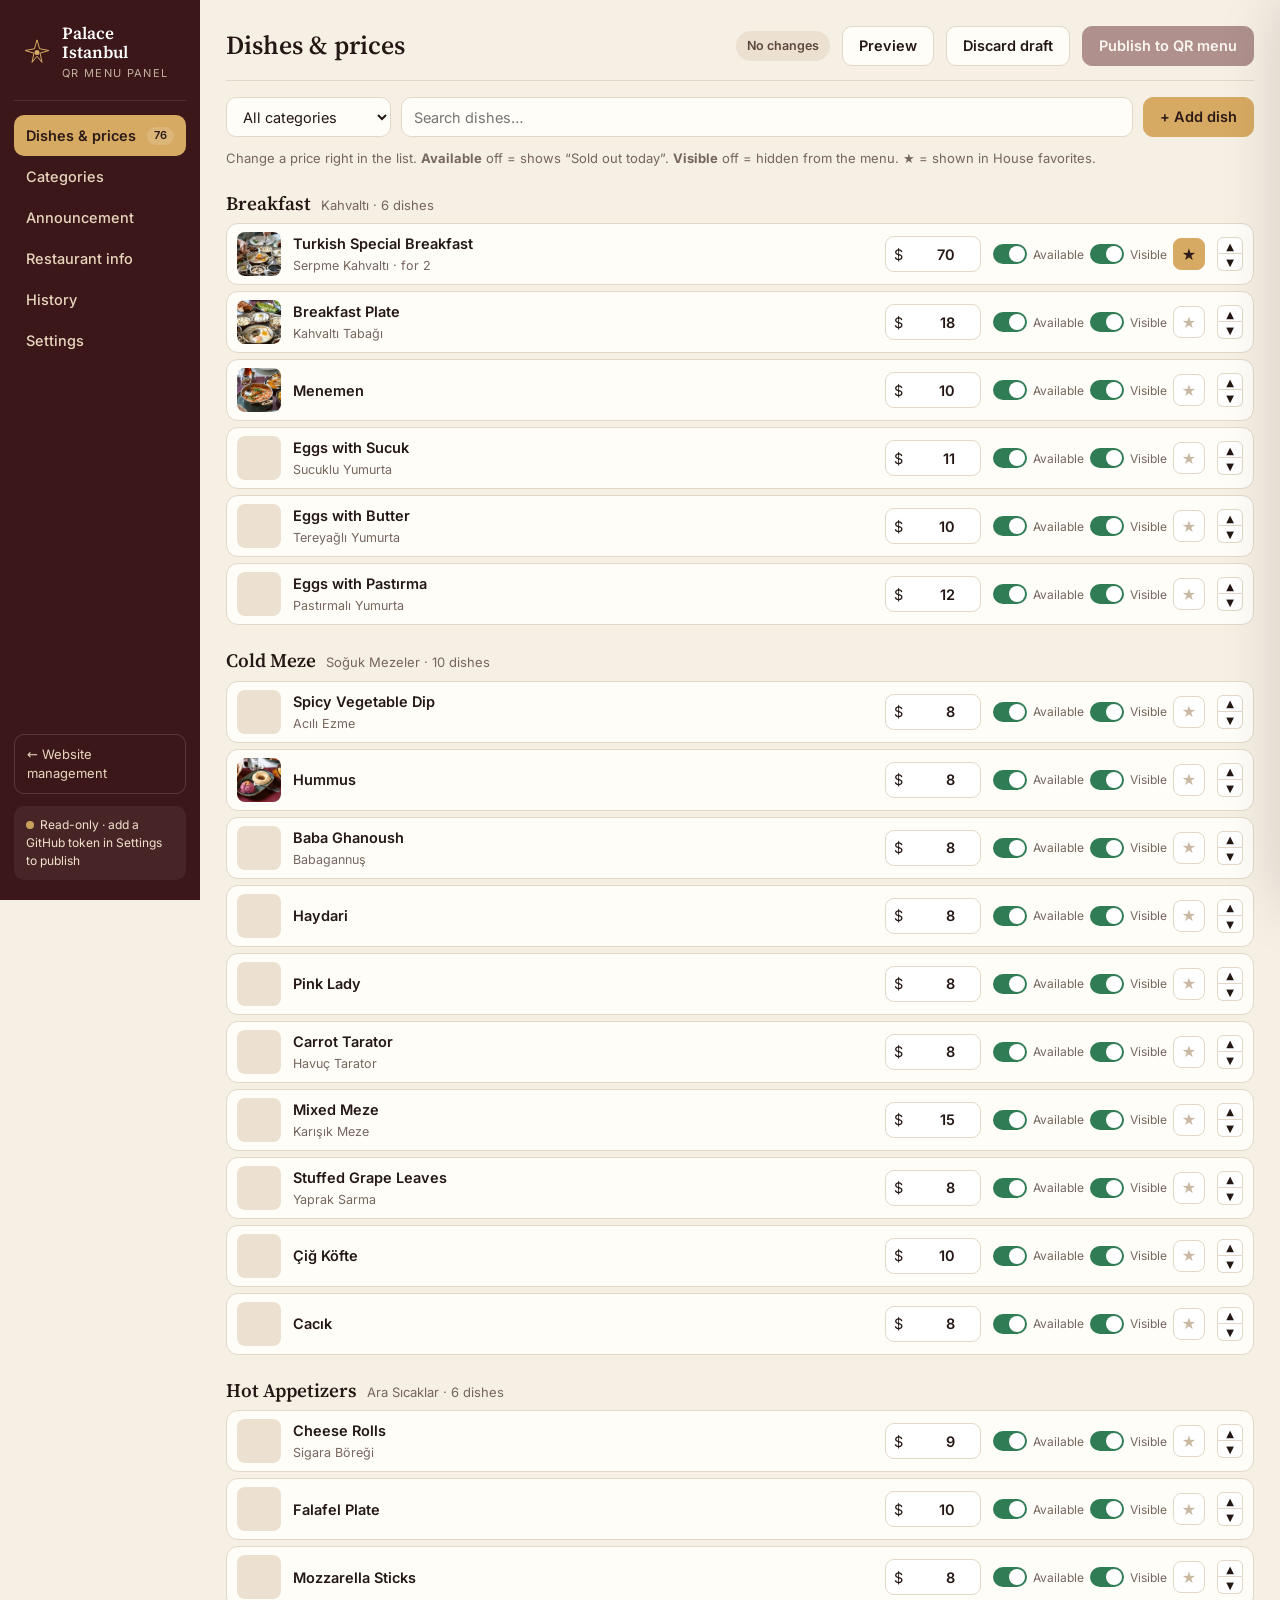
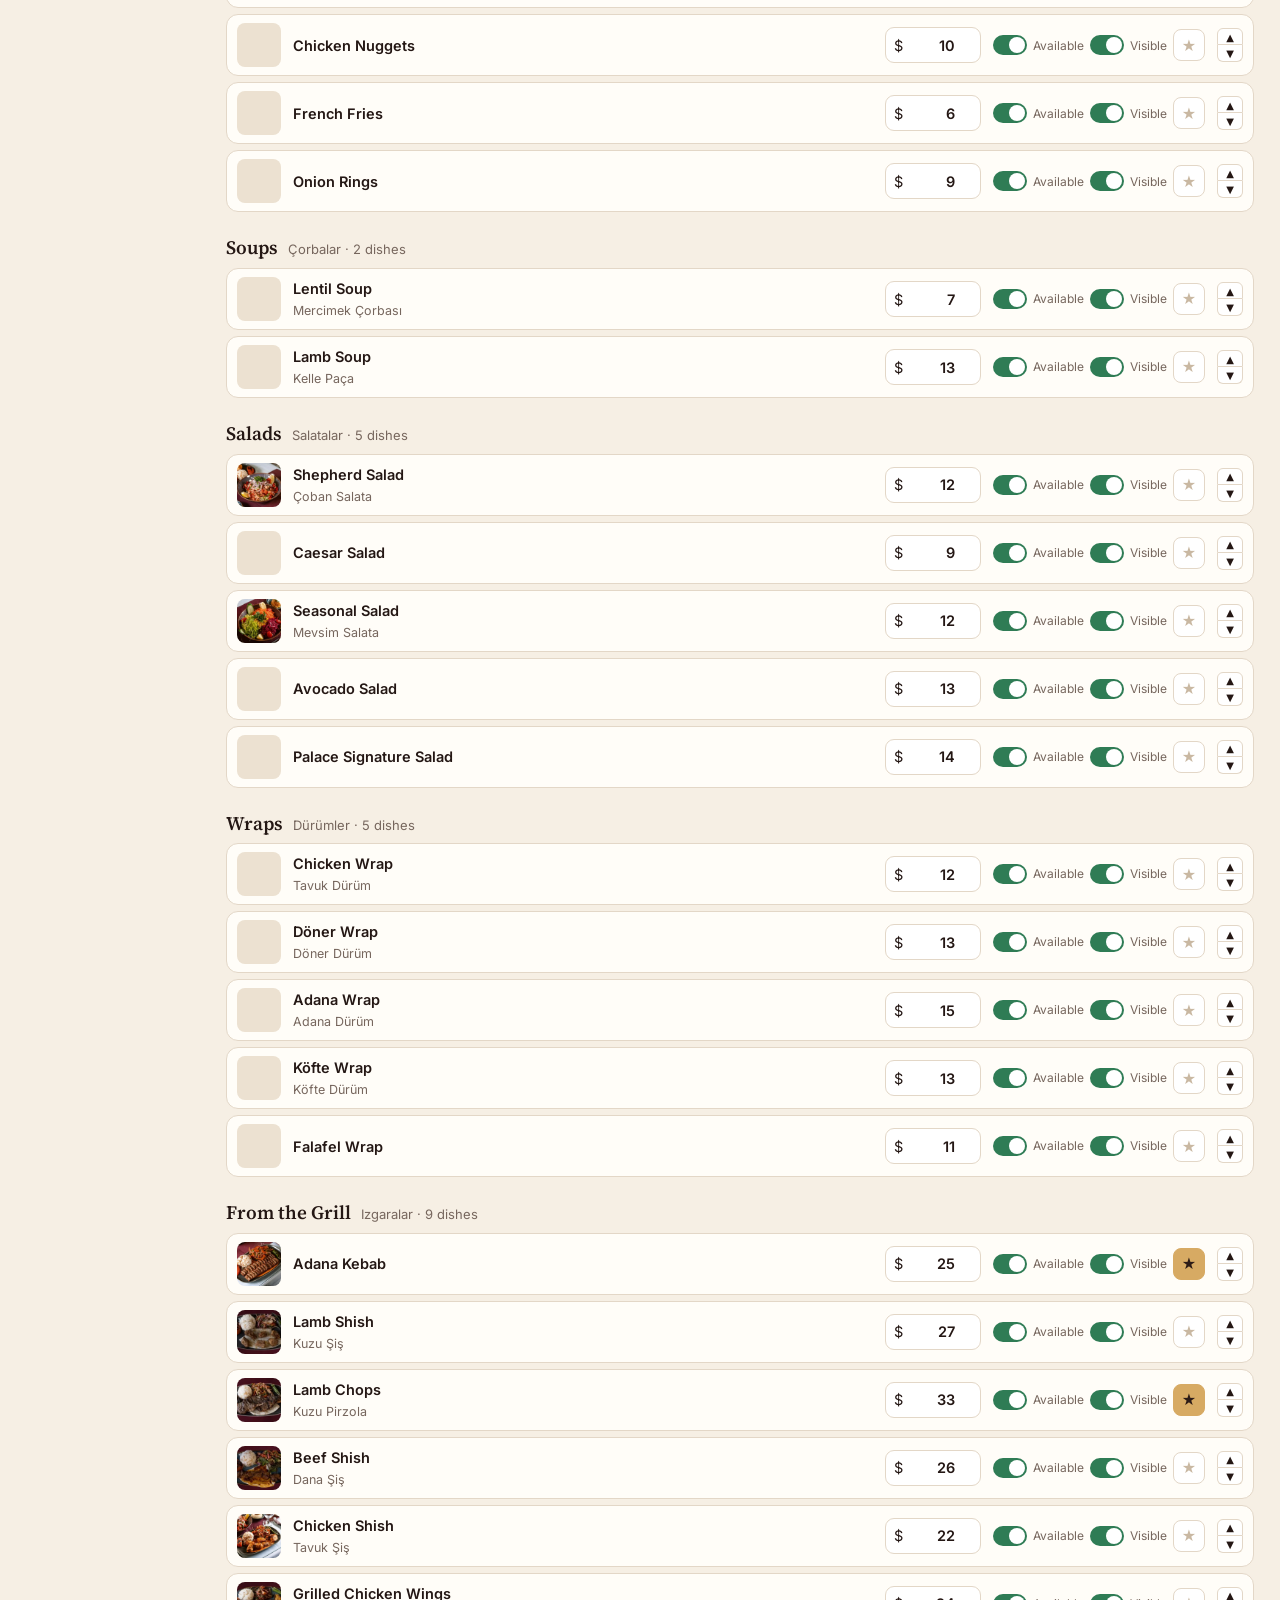
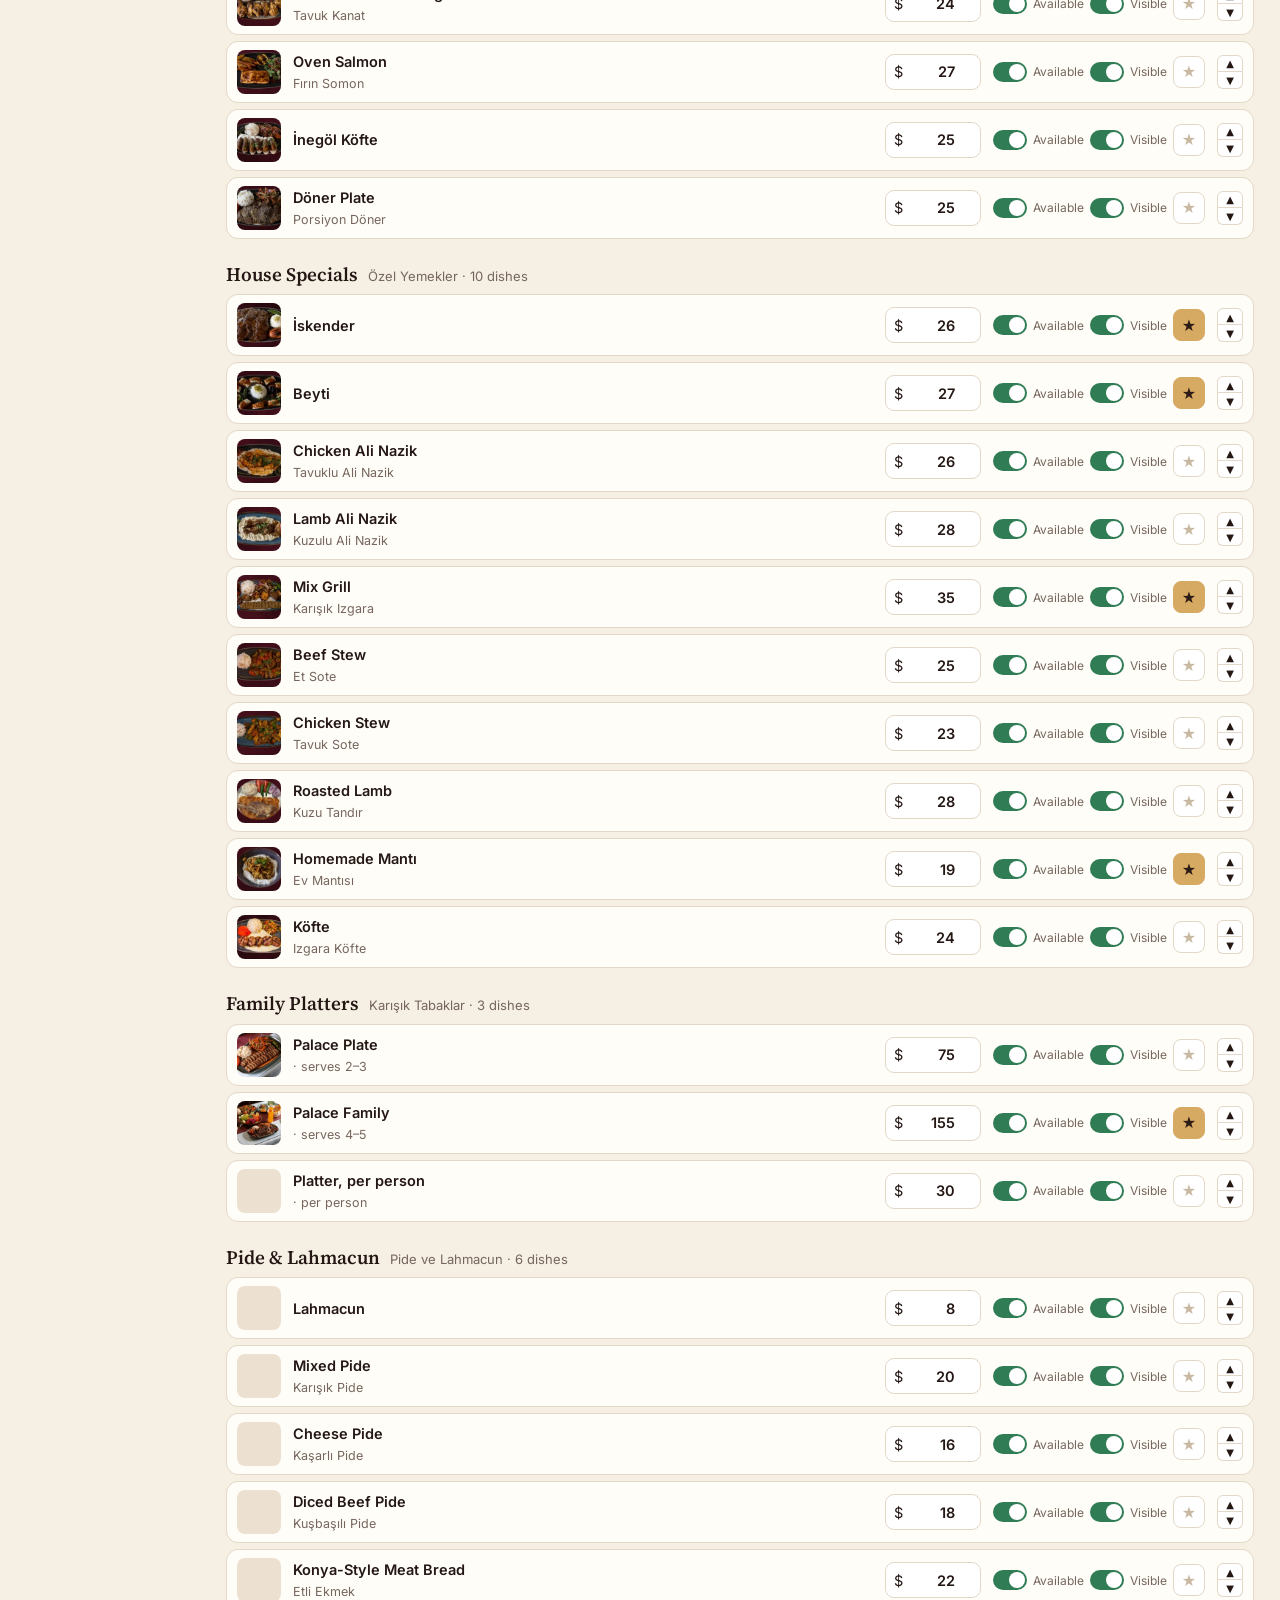
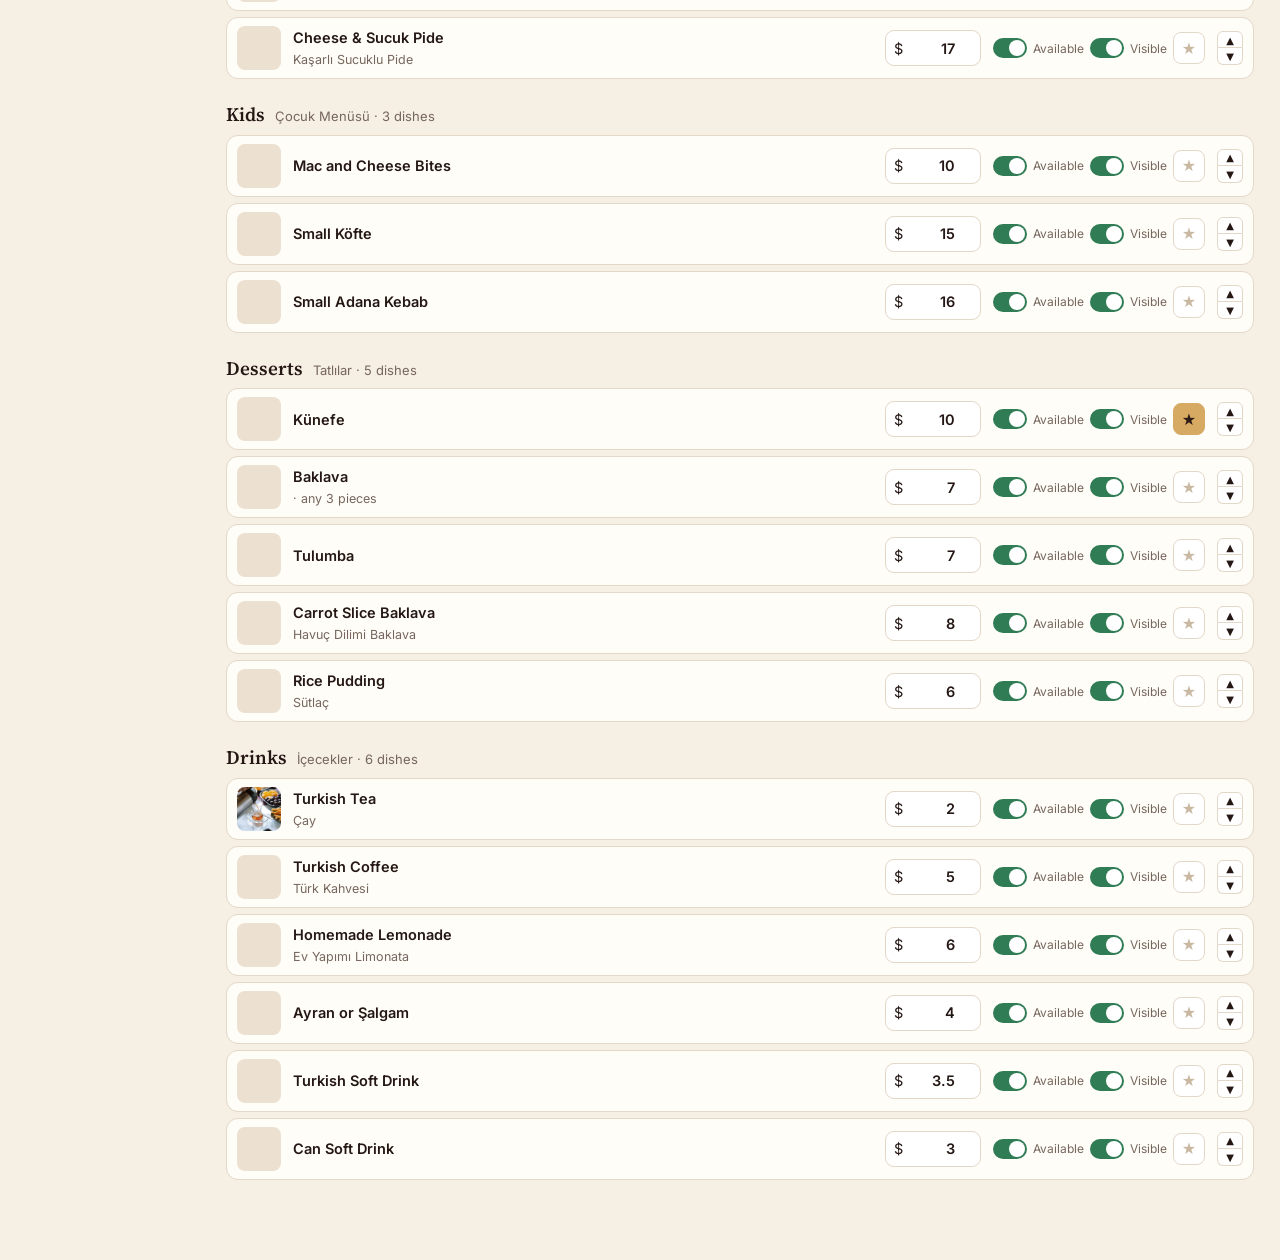
<file: admin-menu.html>
<!DOCTYPE html>
<html lang="en">
<head>
<meta charset="utf-8">
<meta name="viewport" content="width=device-width, initial-scale=1">
<title>QR Menu Panel | Palace Istanbul</title>
<meta name="robots" content="noindex,nofollow">
<meta name="theme-color" content="#3B1719">
<link rel="icon" href="data:image/svg+xml,%3Csvg xmlns='http://www.w3.org/2000/svg' viewBox='0 0 48 48'%3E%3Crect width='48' height='48' rx='10' fill='%233B1719'/%3E%3Cpath d='M24 7l3.4 11.8L39.5 21l-11.7 3.5L30.4 37 24 28.9 17.6 37l2.6-12.5L8.5 21l12.1-2.2L24 7Z' fill='none' stroke='%23D7AA63' stroke-width='1.6'/%3E%3C/svg%3E">
<style>
@font-face{font-family:"Source Serif 4";font-style:normal;font-weight:200 900;font-display:swap;src:url("assets/fonts/source-serif-4-latin-ext-opsz-normal.woff2") format("woff2");unicode-range:U+0100-02BA,U+02BD-02C5,U+02C7-02CC,U+02CE-02D7,U+02DD-02FF,U+0304,U+0308,U+0329,U+1D00-1DBF,U+1E00-1E9F,U+1EF2-1EFF,U+2020,U+20A0-20AB,U+20AD-20C0,U+2113,U+2C60-2C7F,U+A720-A7FF}
@font-face{font-family:"Source Serif 4";font-style:italic;font-weight:200 900;font-display:swap;src:url("assets/fonts/source-serif-4-latin-ext-opsz-italic.woff2") format("woff2");unicode-range:U+0100-02BA,U+02BD-02C5,U+02C7-02CC,U+02CE-02D7,U+02DD-02FF,U+0304,U+0308,U+0329,U+1D00-1DBF,U+1E00-1E9F,U+1EF2-1EFF,U+2020,U+20A0-20AB,U+20AD-20C0,U+2113,U+2C60-2C7F,U+A720-A7FF}
@font-face{font-family:"Inter";font-style:normal;font-weight:100 900;font-display:swap;src:url("assets/fonts/inter-latin-ext-opsz-normal.woff2") format("woff2");unicode-range:U+0100-02BA,U+02BD-02C5,U+02C7-02CC,U+02CE-02D7,U+02DD-02FF,U+0304,U+0308,U+0329,U+1D00-1DBF,U+1E00-1E9F,U+1EF2-1EFF,U+2020,U+20A0-20AB,U+20AD-20C0,U+2113,U+2C60-2C7F,U+A720-A7FF}
@font-face{font-family:"Source Serif 4";font-style:normal;font-weight:200 900;font-display:swap;src:url("assets/fonts/source-serif-4-latin-opsz-normal.woff2") format("woff2");unicode-range:U+0000-00FF,U+0131,U+0152-0153,U+02BB-02BC,U+02C6,U+02DA,U+02DC,U+0304,U+0308,U+0329,U+2000-206F,U+20AC,U+2122,U+2191,U+2193,U+2212,U+2215,U+FEFF,U+FFFD}
@font-face{font-family:"Source Serif 4";font-style:italic;font-weight:200 900;font-display:swap;src:url("assets/fonts/source-serif-4-latin-opsz-italic.woff2") format("woff2");unicode-range:U+0000-00FF,U+0131,U+0152-0153,U+02BB-02BC,U+02C6,U+02DA,U+02DC,U+0304,U+0308,U+0329,U+2000-206F,U+20AC,U+2122,U+2191,U+2193,U+2212,U+2215,U+FEFF,U+FFFD}
@font-face{font-family:"Inter";font-style:normal;font-weight:100 900;font-display:swap;src:url("assets/fonts/inter-latin-opsz-normal.woff2") format("woff2");unicode-range:U+0000-00FF,U+0131,U+0152-0153,U+02BB-02BC,U+02C6,U+02DA,U+02DC,U+0304,U+0308,U+0329,U+2000-206F,U+20AC,U+2122,U+2191,U+2193,U+2212,U+2215,U+FEFF,U+FFFD}

:root{--ink:#241714;--wine:#5b1f25;--wine-2:#3b1719;--gold:#d7aa63;--copper:#b66f45;--cream:#f6efe4;--paper:#fffdf8;--sand:#ece1d1;--muted:#76665d;--line:#e3d7c7;--green:#2f7c55;--red:#a74242;
  --serif:"Source Serif 4",Georgia,serif;--sans:"Inter",system-ui,-apple-system,"Segoe UI",Roboto,Arial,sans-serif}
*{box-sizing:border-box}
body{margin:0;background:var(--cream);color:var(--ink);font-family:var(--sans);font-size:14.5px;line-height:1.45;-webkit-font-smoothing:antialiased}
button,input,select,textarea{font:inherit;color:inherit}
button{cursor:pointer}
a{color:var(--wine)}
.app{display:grid;grid-template-columns:220px 1fr 430px;min-height:100vh}
/* sidebar */
.side{background:var(--wine-2);color:#f1e2cc;padding:20px 14px;position:sticky;top:0;height:100vh;display:flex;flex-direction:column;gap:4px}
.brand{display:flex;align-items:center;gap:10px;padding:4px 8px 18px;border-bottom:1px solid rgba(255,255,255,.1);margin-bottom:10px}
.brand svg{width:30px;height:30px;color:var(--gold);flex:none}
.brand b{display:block;font-family:var(--serif);font-weight:600;font-size:17px;color:#fff;line-height:1.1}
.brand small{font-size:11px;letter-spacing:.12em;text-transform:uppercase;opacity:.75}
.nav button{display:flex;align-items:center;gap:10px;width:100%;text-align:left;border:0;background:none;color:#e8d6bd;padding:10px 12px;border-radius:10px;font-weight:500}
.nav button:hover{background:rgba(255,255,255,.06)}
.nav button.on{background:var(--gold);color:#2c1b16;font-weight:600}
.nav button span{margin-left:auto;font-size:11px;background:rgba(255,255,255,.14);padding:1px 7px;border-radius:99px}
.side .back{display:block;margin-top:auto;padding:10px 12px;border-radius:10px;color:#e8d6bd;text-decoration:none;font-size:13px;border:1px solid rgba(255,255,255,.14)}.side .back+.conn{margin-top:8px}
.side .conn{margin-top:auto;font-size:12px;padding:10px 12px;border-radius:10px;background:rgba(255,255,255,.06);line-height:1.5}
.dot{display:inline-block;width:8px;height:8px;border-radius:50%;margin-right:6px;background:#c9a15b}
.dot.ok{background:#6fbf73}.dot.bad{background:#e07a6a}
/* main */
.main{padding:22px 26px 80px;min-width:0}
.head{display:flex;align-items:center;gap:12px;flex-wrap:wrap;position:sticky;top:0;z-index:5;background:var(--cream);padding:4px 0 14px;margin-bottom:6px;border-bottom:1px solid var(--line)}
.head h1{margin:0;font-family:var(--serif);font-weight:600;font-size:26px;margin-right:auto}
.pill{font-size:12.5px;font-weight:600;padding:6px 11px;border-radius:99px;background:var(--sand);color:#5c463d}
.pill.dirty{background:#f3dfb4;color:#6b4a14}
.btn{height:40px;padding:0 16px;border-radius:10px;border:1px solid var(--line);background:var(--paper);font-weight:600;display:inline-flex;align-items:center;gap:8px;white-space:nowrap}
.btn:hover{border-color:#cbb9a2}
.btn.pri{background:var(--wine);border-color:var(--wine);color:#fff}
.btn.pri:hover{background:#742a32}
.btn.gold{background:var(--gold);border-color:var(--gold);color:#2c1b16}
.btn.danger{color:var(--red);border-color:#e7c8c3}
.btn.sm{height:32px;padding:0 10px;font-size:13px;border-radius:8px}
.btn:disabled{opacity:.45;cursor:not-allowed}
.card{background:var(--paper);border:1px solid var(--line);border-radius:14px;padding:18px;margin-top:16px}
.card h2{margin:0 0 4px;font-family:var(--serif);font-weight:600;font-size:20px}
.card p.help{margin:0 0 14px;color:var(--muted);font-size:13.5px}
.tool{display:flex;gap:10px;flex-wrap:wrap;align-items:center;margin-top:16px}
.tool select,.tool input{height:40px;border-radius:10px;border:1px solid var(--line);background:var(--paper);padding:0 12px}
.tool input{flex:1;min-width:180px}
label.f{display:block;font-size:12px;font-weight:600;letter-spacing:.04em;color:var(--muted);margin:12px 0 5px}
.in{width:100%;height:42px;border-radius:10px;border:1px solid var(--line);background:#fff;padding:0 12px}
textarea.in{height:auto;min-height:84px;padding:10px 12px;resize:vertical}
.in:focus,.tool input:focus,.tool select:focus{outline:2px solid var(--gold);outline-offset:0;border-color:var(--gold)}
.row2{display:grid;grid-template-columns:1fr 1fr;gap:12px}
/* item list */
.cathead{display:flex;align-items:baseline;gap:10px;margin:22px 0 6px}
.cathead h3{margin:0;font-family:var(--serif);font-weight:600;font-size:19px}
.cathead span{color:var(--muted);font-size:13px}
.irow{display:grid;grid-template-columns:44px 1fr 96px auto auto;gap:12px;align-items:center;background:var(--paper);border:1px solid var(--line);border-radius:12px;padding:8px 10px;margin-top:6px}
.irow.off{opacity:.55}
.irow .th{width:44px;height:44px;border-radius:8px;background:var(--sand) center/cover}
.irow .nm{min-width:0;cursor:pointer}
.irow .nm b{display:block;font-weight:600;white-space:nowrap;overflow:hidden;text-overflow:ellipsis}
.irow .nm small{color:var(--muted);font-size:12.5px}
.price{display:flex;align-items:center;border:1px solid var(--line);border-radius:9px;background:#fff;height:36px;padding:0 8px}
.price input{width:100%;border:0;outline:0;background:none;font-weight:600;text-align:right}
.tg{display:flex;gap:6px;align-items:center}
.sw{position:relative;display:inline-flex;align-items:center;gap:6px;font-size:12px;color:var(--muted);cursor:pointer;user-select:none}
.sw input{position:absolute;opacity:0}
.sw i{width:34px;height:20px;border-radius:99px;background:#d6c8b6;position:relative;transition:.2s;flex:none}
.sw i::after{content:"";position:absolute;left:2px;top:2px;width:16px;height:16px;border-radius:50%;background:#fff;transition:.2s}
.sw input:checked+i{background:var(--green)}
.sw input:checked+i::after{transform:translateX(14px)}
.sw input:focus-visible+i{outline:2px solid var(--gold)}
.star{width:32px;height:32px;border-radius:8px;border:1px solid var(--line);background:#fff;color:#c9b8a2;font-size:16px}
.star.on{background:var(--gold);border-color:var(--gold);color:#2c1b16}
.mv{display:flex;flex-direction:column}
.mv button{width:26px;height:17px;border:1px solid var(--line);background:#fff;font-size:10px;line-height:1;padding:0}
.mv button:first-child{border-radius:6px 6px 0 0}.mv button:last-child{border-radius:0 0 6px 6px;border-top:0}
/* drawer */
.scrim{position:fixed;inset:0;background:rgba(30,15,12,.45);z-index:30;opacity:0;pointer-events:none;transition:.25s}
.scrim.on{opacity:1;pointer-events:auto}
.drawer{position:fixed;right:0;top:0;bottom:0;width:min(520px,100vw);background:var(--paper);z-index:31;transform:translateX(105%);transition:transform .35s cubic-bezier(.2,.75,.1,1);display:flex;flex-direction:column;box-shadow:-20px 0 60px rgba(0,0,0,.18)}
.drawer.on{transform:none}
.drawer .dh{display:flex;align-items:center;gap:10px;padding:16px 18px;border-bottom:1px solid var(--line)}
.drawer .dh h2{margin:0;font-family:var(--serif);font-weight:600;font-size:21px;margin-right:auto}
.drawer .db{padding:4px 18px 18px;overflow:auto;flex:1}
.drawer .df{padding:14px 18px;border-top:1px solid var(--line);display:flex;gap:10px}
.photo{display:grid;grid-template-columns:120px 1fr;gap:14px;align-items:center}
.photo .pv{width:120px;height:90px;border-radius:10px;background:var(--sand) center/cover;display:grid;place-items:center;color:var(--muted);font-size:12px}
.chipsel{display:flex;flex-wrap:wrap;gap:6px;margin-top:8px}
.chipsel button{height:30px;padding:0 10px;border-radius:99px;border:1px solid var(--line);background:#fff;font-size:12.5px}
.chipsel button.on{background:var(--wine);border-color:var(--wine);color:#fff}
/* tables */
.crow{display:grid;grid-template-columns:1fr 1fr 1.4fr auto auto auto;gap:8px;align-items:center;margin-top:8px}
.crow .in{height:38px}
.hist{display:flex;align-items:center;gap:12px;padding:10px 0;border-bottom:1px solid var(--line)}
.hist b{font-weight:600}.hist small{color:var(--muted)}
.hist .btn{margin-left:auto}
/* preview */
.pvw{background:#e9dfd0;border-left:1px solid var(--line);position:sticky;top:0;height:100vh;display:flex;flex-direction:column;align-items:center;padding:18px}
.pvw .ph{width:375px;flex:1;max-height:800px;border-radius:38px;border:10px solid #1b1210;background:#1b1210;overflow:hidden;box-shadow:0 30px 60px -30px rgba(0,0,0,.5)}
.pvw iframe{width:100%;height:100%;border:0;border-radius:28px;background:#fff}
.pvw .cap{font-size:12px;color:var(--muted);margin:0 0 10px;text-align:center}
.mob-only{display:none}
/* toast + modal */
.toast{position:fixed;left:50%;bottom:22px;transform:translate(-50%,30px);background:var(--ink);color:#fff;padding:12px 16px;border-radius:12px;font-weight:500;z-index:60;opacity:0;transition:.3s;max-width:92vw}
.toast.on{opacity:1;transform:translate(-50%,0)}
.toast.err{background:var(--red)}
.modal{position:fixed;inset:0;z-index:50;display:none;place-items:center;background:rgba(30,15,12,.5);padding:20px}
.modal.on{display:grid}
.modal .box{background:var(--paper);border-radius:16px;padding:22px;max-width:440px;width:100%}
.modal h3{margin:0 0 8px;font-family:var(--serif);font-weight:600;font-size:21px}
.modal p{margin:0 0 18px;color:#55433b}
.modal .acts{display:flex;justify-content:flex-end;gap:10px}
.note{background:#fff6e4;border:1px solid #ecd7ac;border-radius:12px;padding:12px 14px;font-size:13.5px;color:#5c463d;margin-top:14px}
code{background:var(--sand);padding:1px 5px;border-radius:5px;font-size:12.5px}
ol.steps{padding-left:20px;margin:6px 0;color:#55433b}ol.steps li{margin:4px 0}
@media (max-width:1280px){.app{grid-template-columns:200px 1fr}.pvw{display:none;position:fixed;inset:0;z-index:40;height:auto;background:rgba(233,223,208,.98)}.pvw.on{display:flex}.mob-only{display:inline-flex}}
@media (max-width:760px){.app{grid-template-columns:1fr}.side{position:static;height:auto;flex-direction:row;flex-wrap:wrap;padding:10px}.brand{border:0;padding:4px;margin:0 auto 4px 0;width:100%}.nav{display:flex;gap:4px;overflow-x:auto;width:100%}.nav button{width:auto;white-space:nowrap;padding:8px 10px}.side .conn{display:none}.main{padding:14px 14px 80px}
  .irow{grid-template-columns:40px 1fr 84px;row-gap:8px}.irow .tg,.irow .mv{grid-column:2/-1}.irow .mv{flex-direction:row;justify-self:end}.irow .mv button{width:34px;height:28px;border-radius:6px!important;border:1px solid var(--line)!important}
  .crow{grid-template-columns:1fr 1fr}.crow .in:nth-child(3){grid-column:1/-1}.row2{grid-template-columns:1fr}.pvw .ph{width:100%;border-radius:0;border:0;max-height:none}.pvw iframe{border-radius:0}}
</style>
</head>
<body>
<div class="app">
  <aside class="side">
    <div class="brand"><svg viewBox="0 0 48 48" fill="none" aria-hidden="true"><path d="M24 3l4.1 14.2L43 20l-14.1 4.2L32 39 24 29.2 16 39l3.1-14.8L5 20l14.9-2.8L24 3Z" stroke="currentColor" stroke-width="1.6"/><circle cx="24" cy="23" r="4" fill="currentColor"/></svg><span><b>Palace Istanbul</b><small>QR Menu Panel</small></span></div>
    <nav class="nav" id="nav">
      <button data-v="items" class="on">Dishes & prices <span id="cntItems">0</span></button>
      <button data-v="cats">Categories</button>
      <button data-v="notice">Announcement</button>
      <button data-v="info">Restaurant info</button>
      <button data-v="hist">History</button>
      <button data-v="set">Settings</button>
    </nav>
    <div class="conn" id="conn"><span class="dot"></span>Not connected</div>
  </aside>

  <main class="main">
    <div class="head">
      <h1 id="title">Dishes & prices</h1>
      <span class="pill" id="dirty">No changes</span>
      <button class="btn mob-only" id="pvBtn" type="button">Preview</button>
      <button class="btn" id="discard" type="button">Discard draft</button>
      <button class="btn pri" id="publish" type="button">Publish to QR menu</button>
    </div>
    <div id="view"></div>
  </main>

  <aside class="pvw" id="pvw">
    <p class="cap">Live preview of your draft · <button class="btn sm mob-only" id="pvClose" type="button">Close</button></p>
    <div class="ph"><iframe id="frame" title="QR menu preview"></iframe></div>
  </aside>
</div>

<div class="scrim" id="scrim"></div>
<aside class="drawer" id="drawer" aria-label="Edit dish"><div class="dh"><h2 id="dTitle">Edit dish</h2><button class="btn sm" id="dClose" type="button">Close</button></div><div class="db" id="dBody"></div><div class="df" id="dFoot"></div></aside>
<div class="modal" id="modal"><div class="box"><h3 id="mT"></h3><p id="mP"></p><div class="acts"><button class="btn" id="mNo" type="button">Cancel</button><button class="btn pri" id="mYes" type="button">OK</button></div></div></div>
<div class="toast" id="toast" role="status"></div>

<script>window.PANEL={"base": "qr/", "repo": "nncPalaceDemo", "path": "qr/menu.json", "back": "admin-website.html"};window.MENU_DATA={"updated": "2026-11-12T00:00:00Z", "restaurant": {"name": "Palace Istanbul Kebab House", "phone": "(708) 529-3924", "phone_href": "tel:+17085293924", "address": "7207 W 87th St, Bridgeview, IL 60455", "open": "10:00", "close": "23:30", "timezone": "America/Chicago", "directions": "https://www.google.com/maps/dir/?api=1&destination=Palace+Istanbul+Kebab+House,+7207+W+87th+St,+Bridgeview,+IL+60455", "review": "", "review_fallback": "https://www.google.com/maps/place/Palace+Istanbul+Kebab+House/@41.7331787,-87.8001075,17z", "instagram": "https://www.instagram.com/palaceistanbul_kebabhouse/", "website": "https://palaceistanbul.net", "wifi": {"name": "", "password": ""}, "note": "Prices may change. Please tell your server about any allergies."}, "announcement": {"active": false, "text": "", "start": "", "end": ""}, "categories": [{"id": "breakfast", "title": "Breakfast", "tr": "Kahvaltı", "intro": "", "hidden": false, "items": [{"id": "turkish-special-breakfast", "name": "Turkish Special Breakfast", "tr": "Serpme Kahvaltı", "desc": "The full Turkish spread for two, on the copper tray.", "price": 70, "unit": "for 2", "tags": ["For 2"], "photo": "images/turkish-special-breakfast.webp", "available": true, "hidden": false, "featured": true}, {"id": "breakfast-plate", "name": "Breakfast Plate", "tr": "Kahvaltı Tabağı", "desc": "Mixed greens, cherry tomato, cucumber, feta, kashkaval cheese, olives, jam, honey, butter and fruit.", "price": 18, "unit": "", "tags": [], "photo": "images/breakfast-plate.webp", "available": true, "hidden": false, "featured": false}, {"id": "menemen", "name": "Menemen", "tr": "", "desc": "Traditional Turkish scrambled eggs with tomatoes and green peppers.", "price": 10, "unit": "", "tags": [], "photo": "images/menemen.webp", "available": true, "hidden": false, "featured": false}, {"id": "eggs-with-sucuk", "name": "Eggs with Sucuk", "tr": "Sucuklu Yumurta", "desc": "Three eggs with butter and sucuk.", "price": 11, "unit": "", "tags": [], "photo": "", "available": true, "hidden": false, "featured": false}, {"id": "eggs-with-butter", "name": "Eggs with Butter", "tr": "Tereyağlı Yumurta", "desc": "Three eggs with butter.", "price": 10, "unit": "", "tags": [], "photo": "", "available": true, "hidden": false, "featured": false}, {"id": "eggs-with-pastirma", "name": "Eggs with Pastırma", "tr": "Pastırmalı Yumurta", "desc": "Three eggs with butter and pastırma.", "price": 12, "unit": "", "tags": [], "photo": "", "available": true, "hidden": false, "featured": false}]}, {"id": "cold-appetizers", "title": "Cold Meze", "tr": "Soğuk Mezeler", "intro": "", "hidden": false, "items": [{"id": "spicy-vegetable-dip", "name": "Spicy Vegetable Dip", "tr": "Acılı Ezme", "desc": "Fresh tomatoes, spicy green pepper, red pepper, parsley, walnut, onion, garlic, lemon juice and seasonal spices.", "price": 8, "unit": "", "tags": ["Vegan", "Spicy"], "photo": "", "available": true, "hidden": false, "featured": false}, {"id": "hummus", "name": "Hummus", "tr": "", "desc": "Pureed chickpeas blended with fresh garlic, tahini and fresh herbs.", "price": 8, "unit": "", "tags": ["Vegan"], "photo": "images/hummus.webp", "available": true, "hidden": false, "featured": false}, {"id": "baba-ghanoush", "name": "Baba Ghanoush", "tr": "Babagannuş", "desc": "Mashed charcoal-grilled eggplant with yogurt, fresh garlic, olive oil, sesame paste and salt.", "price": 8, "unit": "", "tags": ["Vegetarian"], "photo": "", "available": true, "hidden": false, "featured": false}, {"id": "haydari", "name": "Haydari", "tr": "", "desc": "Greek yogurt, mint, dill, garlic and olive oil.", "price": 8, "unit": "", "tags": ["Vegetarian"], "photo": "", "available": true, "hidden": false, "featured": false}, {"id": "pink-lady", "name": "Pink Lady", "tr": "", "desc": "Roasted beets, Greek yogurt, walnuts, olive oil and garlic.", "price": 8, "unit": "", "tags": ["Vegetarian"], "photo": "", "available": true, "hidden": false, "featured": false}, {"id": "carrot-tarator", "name": "Carrot Tarator", "tr": "Havuç Tarator", "desc": "Roasted carrots, Greek yogurt, garlic, olive oil and dill.", "price": 8, "unit": "", "tags": ["Vegetarian"], "photo": "", "available": true, "hidden": false, "featured": false}, {"id": "mixed-meze", "name": "Mixed Meze", "tr": "Karışık Meze", "desc": "A sampler of our cold meze.", "price": 15, "unit": "", "tags": [], "photo": "", "available": true, "hidden": false, "featured": false}, {"id": "stuffed-grape-leaves", "name": "Stuffed Grape Leaves", "tr": "Yaprak Sarma", "desc": "Six pieces, served with yogurt.", "price": 8, "unit": "", "tags": ["Vegetarian"], "photo": "", "available": true, "hidden": false, "featured": false}, {"id": "cig-kofte", "name": "Çiğ Köfte", "tr": "", "desc": "Eight pieces with lettuce, lemon and pomegranate molasses.", "price": 10, "unit": "", "tags": [], "photo": "", "available": true, "hidden": false, "featured": false}, {"id": "cacik", "name": "Cacık", "tr": "", "desc": "Finely chopped cucumber blended with garlic, yogurt and fresh mint.", "price": 8, "unit": "", "tags": ["Vegetarian"], "photo": "", "available": true, "hidden": false, "featured": false}]}, {"id": "hot-appetizers", "title": "Hot Appetizers", "tr": "Ara Sıcaklar", "intro": "", "hidden": false, "items": [{"id": "cheese-rolls", "name": "Cheese Rolls", "tr": "Sigara Böreği", "desc": "", "price": 9, "unit": "", "tags": [], "photo": "", "available": true, "hidden": false, "featured": false}, {"id": "falafel-plate", "name": "Falafel Plate", "tr": "", "desc": "", "price": 10, "unit": "", "tags": ["Vegan"], "photo": "", "available": true, "hidden": false, "featured": false}, {"id": "mozzarella-sticks", "name": "Mozzarella Sticks", "tr": "", "desc": "", "price": 8, "unit": "", "tags": [], "photo": "", "available": true, "hidden": false, "featured": false}, {"id": "chicken-nuggets", "name": "Chicken Nuggets", "tr": "", "desc": "", "price": 10, "unit": "", "tags": [], "photo": "", "available": true, "hidden": false, "featured": false}, {"id": "french-fries", "name": "French Fries", "tr": "", "desc": "", "price": 6, "unit": "", "tags": [], "photo": "", "available": true, "hidden": false, "featured": false}, {"id": "onion-rings", "name": "Onion Rings", "tr": "", "desc": "", "price": 9, "unit": "", "tags": [], "photo": "", "available": true, "hidden": false, "featured": false}]}, {"id": "soups", "title": "Soups", "tr": "Çorbalar", "intro": "", "hidden": false, "items": [{"id": "lentil-soup", "name": "Lentil Soup", "tr": "Mercimek Çorbası", "desc": "", "price": 7, "unit": "", "tags": ["Vegetarian"], "photo": "", "available": true, "hidden": false, "featured": false}, {"id": "lamb-soup", "name": "Lamb Soup", "tr": "Kelle Paça", "desc": "", "price": 13, "unit": "", "tags": [], "photo": "", "available": true, "hidden": false, "featured": false}]}, {"id": "salads", "title": "Salads", "tr": "Salatalar", "intro": "Add on top: grilled salmon +$15 · chicken shish +$13 · beef shish +$13 · feta +$7", "hidden": false, "items": [{"id": "shepherd-salad", "name": "Shepherd Salad", "tr": "Çoban Salata", "desc": "Finely chopped tomatoes, cucumbers, red onions, green and red peppers and parsley with lemon and olive oil.", "price": 12, "unit": "", "tags": ["Vegan"], "photo": "images/shepherd-salad.webp", "available": true, "hidden": false, "featured": false}, {"id": "caesar-salad", "name": "Caesar Salad", "tr": "", "desc": "Caesar dressing, lettuce, croutons, parmesan and cherry tomatoes.", "price": 9, "unit": "", "tags": [], "photo": "", "available": true, "hidden": false, "featured": false}, {"id": "seasonal-salad", "name": "Seasonal Salad", "tr": "Mevsim Salata", "desc": "Grated carrots, red cabbage, lettuce, corn and cherry tomatoes.", "price": 12, "unit": "", "tags": [], "photo": "images/seasonal-salad.webp", "available": true, "hidden": false, "featured": false}, {"id": "avocado-salad", "name": "Avocado Salad", "tr": "", "desc": "Arugula, spinach, tomatoes, red onion, red peppers, walnuts, lemon, cherry tomatoes and avocado.", "price": 13, "unit": "", "tags": [], "photo": "", "available": true, "hidden": false, "featured": false}, {"id": "palace-signature-salad", "name": "Palace Signature Salad", "tr": "", "desc": "Spring mix, onion, tomatoes, cucumbers, feta, walnuts, pomegranate, cabbage, corn, red peppers, red onions and apricots.", "price": 14, "unit": "", "tags": [], "photo": "", "available": true, "hidden": false, "featured": false}]}, {"id": "wraps", "title": "Wraps", "tr": "Dürümler", "intro": "Add fries +$3", "hidden": false, "items": [{"id": "chicken-wrap", "name": "Chicken Wrap", "tr": "Tavuk Dürüm", "desc": "Sliced chicken, lettuce, tomato, onions, pickle sauce and pickled peppers.", "price": 12, "unit": "", "tags": [], "photo": "", "available": true, "hidden": false, "featured": false}, {"id": "doner-wrap", "name": "Döner Wrap", "tr": "Döner Dürüm", "desc": "Beef döner, lettuce, tomatoes, onions, pickle sauce and pickled peppers.", "price": 13, "unit": "", "tags": [], "photo": "", "available": true, "hidden": false, "featured": false}, {"id": "adana-wrap", "name": "Adana Wrap", "tr": "Adana Dürüm", "desc": "One skewer of Adana kebab with our special salad and pickled peppers.", "price": 15, "unit": "", "tags": [], "photo": "", "available": true, "hidden": false, "featured": false}, {"id": "kofte-wrap", "name": "Köfte Wrap", "tr": "Köfte Dürüm", "desc": "Four pieces of köfte with special salad, sauce and pickled peppers.", "price": 13, "unit": "", "tags": [], "photo": "", "available": true, "hidden": false, "featured": false}, {"id": "falafel-wrap", "name": "Falafel Wrap", "tr": "", "desc": "Four pieces of falafel, hummus, lettuce, onions, tomatoes, tahini sauce and pickled peppers.", "price": 11, "unit": "", "tags": ["Vegetarian"], "photo": "", "available": true, "hidden": false, "featured": false}]}, {"id": "grill", "title": "From the Grill", "tr": "Izgaralar", "intro": "Served with grilled tomato, pepper and rice.", "hidden": false, "items": [{"id": "adana-kebab", "name": "Adana Kebab", "tr": "", "desc": "Two skewers of Adana kebab.", "price": 25, "unit": "", "tags": [], "photo": "images/adana-kebab.webp", "available": true, "hidden": false, "featured": true}, {"id": "lamb-shish", "name": "Lamb Shish", "tr": "Kuzu Şiş", "desc": "Six pieces of lamb.", "price": 27, "unit": "", "tags": [], "photo": "images/lamb-shish.webp", "available": true, "hidden": false, "featured": false}, {"id": "lamb-chops", "name": "Lamb Chops", "tr": "Kuzu Pirzola", "desc": "Four chops.", "price": 33, "unit": "", "tags": [], "photo": "images/lamb-chops.webp", "available": true, "hidden": false, "featured": true}, {"id": "beef-shish", "name": "Beef Shish", "tr": "Dana Şiş", "desc": "Six pieces of beef.", "price": 26, "unit": "", "tags": [], "photo": "images/beef-shish.webp", "available": true, "hidden": false, "featured": false}, {"id": "chicken-shish", "name": "Chicken Shish", "tr": "Tavuk Şiş", "desc": "Six pieces of chicken.", "price": 22, "unit": "", "tags": [], "photo": "images/chicken-shish.webp", "available": true, "hidden": false, "featured": false}, {"id": "grilled-chicken-wings", "name": "Grilled Chicken Wings", "tr": "Tavuk Kanat", "desc": "Six wings.", "price": 24, "unit": "", "tags": [], "photo": "images/grilled-chicken-wings.webp", "available": true, "hidden": false, "featured": false}, {"id": "oven-salmon", "name": "Oven Salmon", "tr": "Fırın Somon", "desc": "7 oz salmon with grilled tomato, pepper and vegetable salad.", "price": 27, "unit": "", "tags": [], "photo": "images/oven-salmon.webp", "available": true, "hidden": false, "featured": false}, {"id": "inegol-kofte", "name": "İnegöl Köfte", "tr": "", "desc": "Six İnegöl-style meatballs.", "price": 25, "unit": "", "tags": [], "photo": "images/inegol-kofte.webp", "available": true, "hidden": false, "featured": false}, {"id": "doner-plate", "name": "Döner Plate", "tr": "Porsiyon Döner", "desc": "Sliced beef döner.", "price": 25, "unit": "", "tags": [], "photo": "images/doner-plate.webp", "available": true, "hidden": false, "featured": false}]}, {"id": "specials", "title": "House Specials", "tr": "Özel Yemekler", "intro": "", "hidden": false, "items": [{"id": "iskender", "name": "İskender", "tr": "", "desc": "Döner over bread with tomato sauce, yogurt and melted butter.", "price": 26, "unit": "", "tags": [], "photo": "images/iskender.webp", "available": true, "hidden": false, "featured": true}, {"id": "beyti", "name": "Beyti", "tr": "", "desc": "Adana skewer wrapped with cheese, tomato sauce, grilled tomato and pepper, finished with butter.", "price": 27, "unit": "", "tags": [], "photo": "images/beyti.webp", "available": true, "hidden": false, "featured": true}, {"id": "chicken-ali-nazik", "name": "Chicken Ali Nazik", "tr": "Tavuklu Ali Nazik", "desc": "Roasted eggplant, sautéed chicken, tomato sauce, grilled tomato and pepper.", "price": 26, "unit": "", "tags": [], "photo": "images/chicken-ali-nazik.webp", "available": true, "hidden": false, "featured": false}, {"id": "lamb-ali-nazik", "name": "Lamb Ali Nazik", "tr": "Kuzulu Ali Nazik", "desc": "Roasted eggplant, sautéed lamb, sauce, grilled tomato and pepper.", "price": 28, "unit": "", "tags": [], "photo": "images/lamb-ali-nazik.webp", "available": true, "hidden": false, "featured": false}, {"id": "mix-grill", "name": "Mix Grill", "tr": "Karışık Izgara", "desc": "Adana kebab, chicken shish, beef shish, chicken wing and meatball with salad and rice.", "price": 35, "unit": "", "tags": [], "photo": "images/mix-grill.webp", "available": true, "hidden": false, "featured": true}, {"id": "beef-stew", "name": "Beef Stew", "tr": "Et Sote", "desc": "Sautéed vegetables and beef tenderloin slices with rice.", "price": 25, "unit": "", "tags": [], "photo": "images/beef-stew.webp", "available": true, "hidden": false, "featured": false}, {"id": "chicken-stew", "name": "Chicken Stew", "tr": "Tavuk Sote", "desc": "Sautéed vegetables and chicken cubes with rice.", "price": 23, "unit": "", "tags": [], "photo": "images/chicken-stew.webp", "available": true, "hidden": false, "featured": false}, {"id": "roasted-lamb", "name": "Roasted Lamb", "tr": "Kuzu Tandır", "desc": "Roasted lamb with rice, grilled tomatoes and peppers.", "price": 28, "unit": "", "tags": [], "photo": "images/roasted-lamb.webp", "available": true, "hidden": false, "featured": false}, {"id": "homemade-manti", "name": "Homemade Mantı", "tr": "Ev Mantısı", "desc": "Turkish dumplings, made in house.", "price": 19, "unit": "", "tags": [], "photo": "images/homemade-manti.webp", "available": true, "hidden": false, "featured": true}, {"id": "kofte", "name": "Köfte", "tr": "Izgara Köfte", "desc": "Grilled tomato, green pepper, salad and rice.", "price": 24, "unit": "", "tags": [], "photo": "images/kofte.webp", "available": true, "hidden": false, "featured": false}]}, {"id": "platters", "title": "Family Platters", "tr": "Karışık Tabaklar", "intro": "Made for the whole table.", "hidden": false, "items": [{"id": "palace-plate", "name": "Palace Plate", "tr": "", "desc": "Adana, beef döner, chicken shish, beef shish, chicken wings and meatballs with rice, roasted tomato and pepper.", "price": 75, "unit": "serves 2–3", "tags": ["Serves 2–3"], "photo": "images/palace-plate.webp", "available": true, "hidden": false, "featured": false}, {"id": "palace-family", "name": "Palace Family", "tr": "", "desc": "Adana, beef döner, chicken shish, beef shish, lahmacun, chicken wings and meatballs with rice, fries, roasted tomato and pepper.", "price": 155, "unit": "serves 4–5", "tags": ["Serves 4–5"], "photo": "images/palace-family.webp", "available": true, "hidden": false, "featured": true}, {"id": "platter-per-person", "name": "Platter, per person", "tr": "", "desc": "", "price": 30, "unit": "per person", "tags": [], "photo": "", "available": true, "hidden": false, "featured": false}]}, {"id": "flatbread", "title": "Pide & Lahmacun", "tr": "Pide ve Lahmacun", "intro": "Add cheese +$3", "hidden": false, "items": [{"id": "lahmacun", "name": "Lahmacun", "tr": "", "desc": "Thin, crisp flatbread with spiced minced meat.", "price": 8, "unit": "", "tags": [], "photo": "", "available": true, "hidden": false, "featured": false}, {"id": "mixed-pide", "name": "Mixed Pide", "tr": "Karışık Pide", "desc": "", "price": 20, "unit": "", "tags": [], "photo": "", "available": true, "hidden": false, "featured": false}, {"id": "cheese-pide", "name": "Cheese Pide", "tr": "Kaşarlı Pide", "desc": "", "price": 16, "unit": "", "tags": [], "photo": "", "available": true, "hidden": false, "featured": false}, {"id": "diced-beef-pide", "name": "Diced Beef Pide", "tr": "Kuşbaşılı Pide", "desc": "", "price": 18, "unit": "", "tags": [], "photo": "", "available": true, "hidden": false, "featured": false}, {"id": "konya-style-meat-bread", "name": "Konya-Style Meat Bread", "tr": "Etli Ekmek", "desc": "", "price": 22, "unit": "", "tags": [], "photo": "", "available": true, "hidden": false, "featured": false}, {"id": "cheese-sucuk-pide", "name": "Cheese & Sucuk Pide", "tr": "Kaşarlı Sucuklu Pide", "desc": "", "price": 17, "unit": "", "tags": [], "photo": "", "available": true, "hidden": false, "featured": false}]}, {"id": "kids", "title": "Kids", "tr": "Çocuk Menüsü", "intro": "", "hidden": false, "items": [{"id": "mac-and-cheese-bites", "name": "Mac and Cheese Bites", "tr": "", "desc": "", "price": 10, "unit": "", "tags": [], "photo": "", "available": true, "hidden": false, "featured": false}, {"id": "small-kofte", "name": "Small Köfte", "tr": "", "desc": "", "price": 15, "unit": "", "tags": [], "photo": "", "available": true, "hidden": false, "featured": false}, {"id": "small-adana-kebab", "name": "Small Adana Kebab", "tr": "", "desc": "", "price": 16, "unit": "", "tags": [], "photo": "", "available": true, "hidden": false, "featured": false}]}, {"id": "desserts", "title": "Desserts", "tr": "Tatlılar", "intro": "Add ice cream +$4", "hidden": false, "items": [{"id": "kunefe", "name": "Künefe", "tr": "", "desc": "Shredded pastry, melted cheese and syrup, served warm.", "price": 10, "unit": "", "tags": [], "photo": "", "available": true, "hidden": false, "featured": true}, {"id": "baklava", "name": "Baklava", "tr": "", "desc": "", "price": 7, "unit": "any 3 pieces", "tags": [], "photo": "", "available": true, "hidden": false, "featured": false}, {"id": "tulumba", "name": "Tulumba", "tr": "", "desc": "", "price": 7, "unit": "", "tags": [], "photo": "", "available": true, "hidden": false, "featured": false}, {"id": "carrot-slice-baklava", "name": "Carrot Slice Baklava", "tr": "Havuç Dilimi Baklava", "desc": "", "price": 8, "unit": "", "tags": [], "photo": "", "available": true, "hidden": false, "featured": false}, {"id": "rice-pudding", "name": "Rice Pudding", "tr": "Sütlaç", "desc": "", "price": 6, "unit": "", "tags": [], "photo": "", "available": true, "hidden": false, "featured": false}]}, {"id": "drinks", "title": "Drinks", "tr": "İçecekler", "intro": "", "hidden": false, "items": [{"id": "turkish-tea", "name": "Turkish Tea", "tr": "Çay", "desc": "Black tea in a tulip glass.", "price": 2, "unit": "", "tags": [], "photo": "images/turkish-tea.webp", "available": true, "hidden": false, "featured": false}, {"id": "turkish-coffee", "name": "Turkish Coffee", "tr": "Türk Kahvesi", "desc": "", "price": 5, "unit": "", "tags": [], "photo": "", "available": true, "hidden": false, "featured": false}, {"id": "homemade-lemonade", "name": "Homemade Lemonade", "tr": "Ev Yapımı Limonata", "desc": "", "price": 6, "unit": "", "tags": [], "photo": "", "available": true, "hidden": false, "featured": false}, {"id": "ayran-or-salgam", "name": "Ayran or Şalgam", "tr": "", "desc": "Salted yogurt drink, or fermented purple-carrot juice.", "price": 4, "unit": "", "tags": [], "photo": "", "available": true, "hidden": false, "featured": false}, {"id": "turkish-soft-drink", "name": "Turkish Soft Drink", "tr": "", "desc": "", "price": 3.5, "unit": "", "tags": [], "photo": "", "available": true, "hidden": false, "featured": false}, {"id": "can-soft-drink", "name": "Can Soft Drink", "tr": "", "desc": "", "price": 3, "unit": "", "tags": [], "photo": "", "available": true, "hidden": false, "featured": false}]}]};</script>
<script>
(function(){
"use strict";
var $=function(s,c){return (c||document).querySelector(s)},$$=function(s,c){return Array.prototype.slice.call((c||document).querySelectorAll(s))};
function esc(s){return String(s==null?"":s).replace(/[&<>"]/g,function(c){return {"&":"&amp;","<":"&lt;",">":"&gt;",'"':"&quot;"}[c]})}
function clone(o){return JSON.parse(JSON.stringify(o))}
function slug(s){return String(s).toLowerCase().replace(/[çÇ]/g,"c").replace(/[ğĞ]/g,"g").replace(/[ıİ]/g,"i").replace(/[öÖ]/g,"o").replace(/[şŞ]/g,"s").replace(/[üÜ]/g,"u").replace(/[^a-z0-9]+/g,"-").replace(/^-|-$/g,"")||"item"}
var LS={get:function(k,d){try{var v=localStorage.getItem(k);return v?JSON.parse(v):d}catch(e){return d}},set:function(k,v){try{localStorage.setItem(k,JSON.stringify(v));return true}catch(e){return false}},del:function(k){try{localStorage.removeItem(k)}catch(e){}}};
var P=Object.assign({base:"../",repo:"palace-istanbul-qr",path:"menu.json",back:""},window.PANEL||{});
var DEF={owner:"YavasEmirhan",repo:P.repo,branch:"main",path:P.path,token:"",remember:true};
var S=Object.assign({},DEF,LS.get("pq-settings",{}));if(!S.token)S.token=(function(){try{return sessionStorage.getItem("pq-token")||""}catch(e){return ""}})();
var live=null,liveSha=null,draft=null,pending=LS.get("pq-pending",{})||{},view="items",fcat="all",fq="";

function toast(t,err){var e=$("#toast");e.textContent=t;e.className="toast on"+(err?" err":"");clearTimeout(toast.t);toast.t=setTimeout(function(){e.className="toast"},4200)}
function ask(title,text,yes){return new Promise(function(res){$("#mT").textContent=title;$("#mP").innerHTML=text;$("#mYes").textContent=yes||"OK";$("#modal").classList.add("on");
  $("#mYes").onclick=function(){$("#modal").classList.remove("on");res(true)};$("#mNo").onclick=function(){$("#modal").classList.remove("on");res(false)}})}

/* ---------- GitHub ---------- */
function gh(path,opt){opt=opt||{};var h={"Accept":"application/vnd.github+json","X-GitHub-Api-Version":"2022-11-28"};if(S.token)h.Authorization="Bearer "+S.token;if(opt.body)h["Content-Type"]="application/json";
  return fetch("https://api.github.com/repos/"+S.owner+"/"+S.repo+path,{method:opt.method||"GET",headers:h,body:opt.body?JSON.stringify(opt.body):undefined,cache:"no-store"}).then(function(r){if(!r.ok)return r.json().catch(function(){return{}}).then(function(j){var e=new Error((j&&j.message)||("GitHub error "+r.status));e.status=r.status;throw e});return r.status===204?{}:r.json()})}
function b64e(str){return btoa(unescape(encodeURIComponent(str)))}
function b64d(b){return decodeURIComponent(escape(atob(String(b).replace(/\s/g,""))))}
function setConn(state,txt){$("#conn").innerHTML='<span class="dot '+(state||"")+'"></span>'+esc(txt)}

function loadLive(){
  if(S.token){return gh("/contents/"+S.path+"?ref="+encodeURIComponent(S.branch)).then(function(j){liveSha=j.sha;live=JSON.parse(b64d(j.content));setConn("ok","Connected to GitHub · "+S.owner+"/"+S.repo);return live})
    .catch(function(e){setConn("bad","GitHub: "+e.message);return loadSite()})}
  return loadSite();
}
function loadSite(){return fetch(P.base+"menu.json?v="+Date.now(),{cache:"no-store"}).then(function(r){if(!r.ok)throw 0;return r.json()}).then(function(j){live=j;if(!S.token)setConn("","Read-only · add a GitHub token in Settings to publish");return j})
  .catch(function(){live=window.MENU_DATA?clone(window.MENU_DATA):{restaurant:{},announcement:{},categories:[]};setConn("bad","Could not load menu.json");return live})}

/* ---------- draft ---------- */
function save(){var ok=LS.set("pq-draft",draft);LS.set("pq-pending",pending)||toast("Photos are too large to keep in the browser draft. Publish soon so they are not lost.",true);markDirty();sendPreview()}
function changes(){if(!live||!draft)return 0;var n=0,a={},b={};
  (live.categories||[]).forEach(function(c){c.items.forEach(function(i){a[i.id]=JSON.stringify([c.id,i])})});(draft.categories||[]).forEach(function(c){c.items.forEach(function(i){b[i.id]=JSON.stringify([c.id,i])})});
  for(var k in b)if(a[k]!==b[k])n++;for(k in a)if(!(k in b))n++;
  var strip=function(d){return JSON.stringify([d.restaurant,d.announcement,(d.categories||[]).map(function(c){return [c.id,c.title,c.tr,c.intro,c.hidden,c.items.map(function(i){return i.id})]})])};
  if(strip(live)!==strip(draft))n++;return n}
function markDirty(){var n=changes(),e=$("#dirty");e.textContent=n?n+" unpublished change"+(n>1?"s":""):"No changes";e.className="pill"+(n?" dirty":"");$("#publish").disabled=!n;
  var c=0;(draft.categories||[]).forEach(function(x){c+=x.items.length});$("#cntItems").textContent=c}
function allItems(){var o=[];draft.categories.forEach(function(c){c.items.forEach(function(i){o.push({c:c,i:i})})});return o}
function findItem(id){var r=null;draft.categories.forEach(function(c){c.items.forEach(function(i,k){if(i.id===id)r={c:c,i:i,k:k}})});return r}
function thumbOf(p){if(!p)return "";if(pending[p])return pending[p];var t=p.replace(/(^|\/)images\//,"$1images/thumb/");return P.base+t}

/* ---------- preview ---------- */
var frame=$("#frame"),ready=false;frame.src=P.base+"index.html?preview=1";if(P.back){var bk=document.createElement("a");bk.href=P.back;bk.className="back";bk.textContent="← Website management";$(".side .conn").before(bk)}
window.addEventListener("message",function(e){if(e.data&&e.data.type==="palace-preview-ready"){ready=true;sendPreview()}});
function sendPreview(){if(!ready||!draft||!frame.contentWindow)return;var blobs={};for(var k in pending)blobs[k]=pending[k];frame.contentWindow.postMessage({type:"palace-preview",data:draft,blobs:blobs},"*")}
$("#pvBtn").onclick=function(){$("#pvw").classList.add("on")};$("#pvClose").onclick=function(){$("#pvw").classList.remove("on")};

/* ---------- views ---------- */
var TITLES={items:"Dishes & prices",cats:"Categories",notice:"Announcement",info:"Restaurant info",hist:"History",set:"Settings"};
$("#nav").addEventListener("click",function(e){var b=e.target.closest("button");if(!b)return;view=b.getAttribute("data-v");$$("#nav button").forEach(function(x){x.classList.toggle("on",x===b)});draw()});
function draw(){$("#title").textContent=TITLES[view];({items:vItems,cats:vCats,notice:vNotice,info:vInfo,hist:vHist,set:vSet})[view]()}

function sw(name,checked,label){return '<label class="sw"><input type="checkbox" data-sw="'+name+'"'+(checked?" checked":"")+'><i></i>'+esc(label)+'</label>'}
function vItems(){
  var opts='<option value="all">All categories</option>'+draft.categories.map(function(c){return '<option value="'+esc(c.id)+'"'+(fcat===c.id?" selected":"")+'>'+esc(c.title)+'</option>'}).join("");
  var q=fq.toLowerCase(),html='<div class="tool"><select id="fcat" aria-label="Category">'+opts+'</select><input id="fq" type="search" placeholder="Search dishes…" value="'+esc(fq)+'"><button class="btn gold" id="addItem" type="button">+ Add dish</button></div>';
  html+='<p class="help" style="color:var(--muted);margin:12px 0 0;font-size:13px">Change a price right in the list. <b>Available</b> off = shows “Sold out today”. <b>Visible</b> off = hidden from the menu. ★ = shown in House favorites.</p>';
  draft.categories.forEach(function(c){if(fcat!=="all"&&fcat!==c.id)return;var items=c.items.filter(function(i){return !q||(i.name+" "+(i.tr||"")).toLowerCase().indexOf(q)>-1});if(!items.length&&q)return;
    html+='<div class="cathead"><h3>'+esc(c.title)+'</h3><span>'+esc(c.tr||"")+' · '+c.items.length+' dishes'+(c.hidden?' · hidden':'')+'</span></div>';
    items.forEach(function(i){html+='<div class="irow'+(i.hidden?" off":"")+'" data-id="'+esc(i.id)+'"><span class="th" style="background-image:url(\''+thumbOf(i.photo)+'\')"></span>'+
      '<div class="nm" data-edit="'+esc(i.id)+'" title="Edit"><b>'+esc(i.name)+'</b><small>'+esc(i.tr||"")+(i.unit?' · '+esc(i.unit):'')+'</small></div>'+
      '<label class="price">$<input type="number" step="0.5" min="0" inputmode="decimal" value="'+esc(i.price)+'" data-price aria-label="Price of '+esc(i.name)+'"></label>'+
      '<div class="tg">'+sw("available",i.available!==false,"Available")+sw("visible",!i.hidden,"Visible")+'<button type="button" class="star'+(i.featured?" on":"")+'" data-star aria-label="Favorite" title="House favorite">★</button></div>'+
      '<div class="mv"><button type="button" data-mv="-1" aria-label="Move up">▲</button><button type="button" data-mv="1" aria-label="Move down">▼</button></div></div>'})});
  $("#view").innerHTML=html;
  $("#fcat").onchange=function(){fcat=this.value;vItems()};$("#fq").oninput=function(){fq=this.value;var p=this.selectionStart;vItems();var n=$("#fq");n.focus();n.setSelectionRange(p,p)};
  $("#addItem").onclick=function(){var c=fcat!=="all"?draft.categories.find(function(x){return x.id===fcat}):draft.categories[0];var id=slug("new dish")+"-"+Date.now().toString(36);
    c.items.unshift({id:id,name:"New dish",tr:"",desc:"",price:0,unit:"",tags:[],photo:"",available:true,hidden:true,featured:false});save();vItems();editItem(id)};
}
$("#view").addEventListener("change",function(e){var row=e.target.closest(".irow");if(!row)return;var f=findItem(row.getAttribute("data-id"));if(!f)return;
  if(e.target.hasAttribute("data-price")){var v=parseFloat(e.target.value);if(!isNaN(v)){f.i.price=Math.round(v*100)/100;save();toast(f.i.name+" → $"+f.i.price)}return}
  var s=e.target.getAttribute("data-sw");if(s==="available"){f.i.available=e.target.checked;save()}if(s==="visible"){f.i.hidden=!e.target.checked;row.classList.toggle("off",f.i.hidden);save()}});
$("#view").addEventListener("click",function(e){var row=e.target.closest(".irow");
  if(row){var f=findItem(row.getAttribute("data-id"));if(!f)return;
    if(e.target.closest("[data-star]")){f.i.featured=!f.i.featured;e.target.closest("[data-star]").classList.toggle("on",f.i.featured);save();return}
    var mv=e.target.closest("[data-mv]");if(mv){var d=+mv.getAttribute("data-mv"),j=f.k+d;if(j<0||j>=f.c.items.length)return;var t=f.c.items[j];f.c.items[j]=f.i;f.c.items[f.k]=t;save();vItems();return}
    if(e.target.closest("[data-edit]")){editItem(f.i.id)}}});

var TAGS=["Vegan","Vegetarian","Spicy","Gluten-free","New","For 2","Serves 2–3","Serves 4–5","Halal"];
function editItem(id){var f=findItem(id);if(!f)return;var i=f.i;
  var copts=draft.categories.map(function(c){return '<option value="'+esc(c.id)+'"'+(c===f.c?" selected":"")+'>'+esc(c.title)+'</option>'}).join("");
  $("#dTitle").textContent=i.name||"Edit dish";
  $("#dBody").innerHTML='<label class="f" for="e-name">Dish name (English)</label><input class="in" id="e-name" value="'+esc(i.name)+'">'+
   '<label class="f" for="e-tr">Turkish name</label><input class="in" id="e-tr" value="'+esc(i.tr)+'">'+
   '<div class="row2"><div><label class="f" for="e-price">Price ($)</label><input class="in" id="e-price" type="number" step="0.5" min="0" value="'+esc(i.price)+'"></div><div><label class="f" for="e-unit">Note next to price</label><input class="in" id="e-unit" placeholder="for 2 · 6 pcs · serves 2–3" value="'+esc(i.unit)+'"></div></div>'+
   '<label class="f" for="e-cat">Category</label><select class="in" id="e-cat">'+copts+'</select>'+
   '<label class="f" for="e-desc">Description</label><textarea class="in" id="e-desc" maxlength="260">'+esc(i.desc)+'</textarea>'+
   '<label class="f">Labels</label><div class="chipsel" id="e-tags">'+TAGS.map(function(t){return '<button type="button" class="'+((i.tags||[]).indexOf(t)>-1?"on":"")+'">'+esc(t)+'</button>'}).join("")+'</div>'+
   '<label class="f">Photo</label><div class="photo"><div class="pv" id="e-pv" style="background-image:url(\''+(i.photo?(pending[i.photo]||P.base+i.photo):"")+'\')">'+(i.photo?"":"No photo")+'</div><div><input type="file" id="e-file" accept="image/*" hidden><button class="btn sm" type="button" id="e-up">Upload photo</button> <button class="btn sm danger" type="button" id="e-rm"'+(i.photo?"":" disabled")+'>Remove</button><p style="font-size:12px;color:var(--muted);margin:8px 0 0">JPG, PNG or HEIC from your phone. It is resized automatically.</p></div></div>'+
   '<div style="display:flex;gap:18px;flex-wrap:wrap;margin-top:18px">'+sw("e-av",i.available!==false,"Available today")+sw("e-vis",!i.hidden,"Visible on menu")+sw("e-fav",i.featured,"House favorite")+'</div>';
  $("#dFoot").innerHTML='<button class="btn danger" id="e-del" type="button">Delete dish</button><span style="flex:1"></span><button class="btn pri" id="e-ok" type="button">Done</button>';
  var tags=(i.tags||[]).slice(),newPhoto=null;
  $("#e-tags").onclick=function(e){var b=e.target.closest("button");if(!b)return;var t=b.textContent,k=tags.indexOf(t);if(k>-1)tags.splice(k,1);else tags.push(t);b.classList.toggle("on")};
  $("#e-up").onclick=function(){$("#e-file").click()};
  $("#e-file").onchange=function(){var file=this.files[0];if(!file)return;$("#e-up").textContent="Processing…";
    processPhoto(file).then(function(r){newPhoto=r;var pv=$("#e-pv");pv.style.backgroundImage="url('"+r.big+"')";pv.textContent="";$("#e-rm").disabled=false;$("#e-up").textContent="Replace photo"})
    .catch(function(){toast("This photo could not be read. Try a JPG or PNG.",true);$("#e-up").textContent="Upload photo"})};
  $("#e-rm").onclick=function(){newPhoto="remove";var pv=$("#e-pv");pv.style.backgroundImage="";pv.textContent="No photo";this.disabled=true};
  $("#e-del").onclick=function(){ask("Delete “"+i.name+"”?","It disappears from the QR menu after you publish. To hide it only for a while, turn off <b>Visible</b> instead.","Delete").then(function(y){if(!y)return;var g=findItem(id);g.c.items.splice(g.k,1);save();closeDrawer();draw()})};
  $("#e-ok").onclick=function(){var g=findItem(id);
    i.name=$("#e-name").value.trim()||"Untitled";i.tr=$("#e-tr").value.trim();var p=parseFloat($("#e-price").value);i.price=isNaN(p)?0:Math.round(p*100)/100;i.unit=$("#e-unit").value.trim();i.desc=$("#e-desc").value.trim();i.tags=tags;
    i.available=$('[data-sw="e-av"]').checked;i.hidden=!$('[data-sw="e-vis"]').checked;i.featured=$('[data-sw="e-fav"]').checked;
    if(newPhoto==="remove")i.photo="";else if(newPhoto){var base="images/u-"+slug(i.name)+"-"+Date.now().toString(36)+".webp";pending[base]=newPhoto.big;pending[base.replace("images/","images/thumb/")]=newPhoto.thumb;i.photo=base}
    var nc=$("#e-cat").value;if(nc!==g.c.id){g.c.items.splice(g.k,1);draft.categories.find(function(c){return c.id===nc}).items.unshift(i)}
    save();closeDrawer();draw();toast("Saved to draft. Publish when you are ready.")};
  $("#drawer").classList.add("on");$("#scrim").classList.add("on");setTimeout(function(){$("#e-name").focus()},300)}
function closeDrawer(){$("#drawer").classList.remove("on");$("#scrim").classList.remove("on")}
$("#dClose").onclick=closeDrawer;$("#scrim").onclick=closeDrawer;document.addEventListener("keydown",function(e){if(e.key==="Escape")closeDrawer()});

function processPhoto(file){return new Promise(function(res,rej){var url=URL.createObjectURL(file),im=new Image();im.onload=function(){
  function out(w,h,sx,sy,sw2,sh2,q){var c=document.createElement("canvas");c.width=w;c.height=h;c.getContext("2d").drawImage(im,sx,sy,sw2,sh2,0,0,w,h);var d=c.toDataURL("image/webp",q);if(d.indexOf("image/webp")<0)d=c.toDataURL("image/jpeg",q);return d}
  var W=im.naturalWidth,H=im.naturalHeight,k=Math.min(1,1200/Math.max(W,H)),s=Math.min(W,H);
  var big=out(Math.round(W*k),Math.round(H*k),0,0,W,H,.82),thumb=out(240,240,(W-s)/2,(H-s)/2,s,s,.78);URL.revokeObjectURL(url);res({big:big,thumb:thumb})};im.onerror=rej;im.src=url})}

function vCats(){var html='<div class="card"><h2>Categories</h2><p class="help">Order here is the order on the QR menu. A hidden category disappears with all its dishes.</p>'+
  draft.categories.map(function(c,k){return '<div class="crow" data-k="'+k+'"><input class="in" data-f="title" value="'+esc(c.title)+'" aria-label="Name"><input class="in" data-f="tr" value="'+esc(c.tr)+'" aria-label="Turkish name" placeholder="Turkish name"><input class="in" data-f="intro" value="'+esc(c.intro)+'" placeholder="Short note (e.g. Add fries +$3)" aria-label="Note">'+
   sw("cvis",!c.hidden,"Visible")+'<div class="mv"><button type="button" data-cm="-1" aria-label="Up">▲</button><button type="button" data-cm="1" aria-label="Down">▼</button></div><button class="btn sm danger" type="button" data-cdel'+(c.items.length?" disabled title=\"Move or delete its dishes first\"":"")+'>Delete</button></div>'}).join("")+
  '<div class="tool"><button class="btn gold" id="addCat" type="button">+ Add category</button></div></div>';
  $("#view").innerHTML=html;
  $$(".crow").forEach(function(r){var c=draft.categories[+r.getAttribute("data-k")];
    $$("input[data-f]",r).forEach(function(inp){inp.onchange=function(){c[inp.getAttribute("data-f")]=inp.value.trim();save()}});
    $('[data-sw="cvis"]',r).onchange=function(){c.hidden=!this.checked;save()};
    $$("[data-cm]",r).forEach(function(b){b.onclick=function(){var k=draft.categories.indexOf(c),j=k+ +b.getAttribute("data-cm");if(j<0||j>=draft.categories.length)return;draft.categories[k]=draft.categories[j];draft.categories[j]=c;save();vCats()}});
    var d=$("[data-cdel]",r);if(d)d.onclick=function(){draft.categories.splice(draft.categories.indexOf(c),1);save();vCats()}});
  $("#addCat").onclick=function(){draft.categories.push({id:"cat-"+Date.now().toString(36),title:"New category",tr:"",intro:"",hidden:false,items:[]});save();vCats()}}

function vNotice(){var A=draft.announcement=draft.announcement||{active:false,text:"",start:"",end:""};
  $("#view").innerHTML='<div class="card"><h2>Announcement bar</h2><p class="help">A short message at the top of the QR menu: a campaign, a holiday schedule, a new dish. Dates use Chicago time; leave them empty to show it until you turn it off.</p>'+
   sw("an-on",A.active,"Show the announcement")+'<label class="f" for="an-t">Message</label><textarea class="in" id="an-t" maxlength="160" placeholder="e.g. Thanksgiving: open 12 PM – 9 PM. Family platters ready for pickup.">'+esc(A.text)+'</textarea>'+
   '<div class="row2"><div><label class="f" for="an-s">Start date</label><input class="in" id="an-s" type="date" value="'+esc(A.start)+'"></div><div><label class="f" for="an-e">End date</label><input class="in" id="an-e" type="date" value="'+esc(A.end)+'"></div></div></div>';
  var up=function(){A.active=$('[data-sw="an-on"]').checked;A.text=$("#an-t").value.trim();A.start=$("#an-s").value;A.end=$("#an-e").value;save()};
  $('[data-sw="an-on"]').onchange=up;$("#an-t").oninput=up;$("#an-s").onchange=up;$("#an-e").onchange=up}

function vInfo(){var R=draft.restaurant=draft.restaurant||{};R.wifi=R.wifi||{name:"",password:""};
  var fld=function(k,l,ph,type){return '<div><label class="f" for="r-'+k+'">'+l+'</label><input class="in" id="r-'+k+'" data-r="'+k+'" type="'+(type||"text")+'" value="'+esc(R[k]||"")+'" placeholder="'+esc(ph||"")+'"></div>'};
  $("#view").innerHTML='<div class="card"><h2>Opening hours & contact</h2><p class="help">Used for the “Open now” badge and the buttons at the bottom of the menu.</p>'+
   '<div class="row2">'+fld("open","Opens","","time")+fld("close","Closes","","time")+'</div><div class="row2">'+fld("phone","Phone","(708) 529-3924")+fld("address","Address")+'</div></div>'+
   '<div class="card"><h2>Google review button</h2><p class="help">Guests who scan the QR are already at the table: the best moment to ask for a review. Paste the restaurant’s “Get more reviews” link from Google Business Profile.</p>'+fld("review","Review link","https://g.page/r/…/review")+'</div>'+
   '<div class="card"><h2>Guest Wi-Fi</h2><p class="help">Leave empty to hide the Wi-Fi box.</p><div class="row2"><div><label class="f" for="w-n">Network name</label><input class="in" id="w-n" value="'+esc(R.wifi.name)+'"></div><div><label class="f" for="w-p">Password</label><input class="in" id="w-p" value="'+esc(R.wifi.password)+'"></div></div></div>'+
   '<div class="card"><h2>Footer</h2>'+fld("note","Small print","Prices may change. Please tell your server about any allergies.")+'<div class="row2">'+fld("instagram","Instagram link")+fld("website","Website")+'</div></div>';
  $$("[data-r]").forEach(function(inp){inp.onchange=function(){var k=inp.getAttribute("data-r");R[k]=inp.value.trim();if(k==="phone")R.phone_href="tel:+1"+R.phone.replace(/\D/g,"").replace(/^1(?=\d{10}$)/,"");save()}});
  $("#w-n").onchange=function(){R.wifi.name=this.value.trim();save()};$("#w-p").onchange=function(){R.wifi.password=this.value.trim();save()}}

function vHist(){if(!S.token){$("#view").innerHTML='<div class="card"><h2>History</h2><p class="help">Connect GitHub in Settings to see every published version and bring back an older one.</p></div>';return}
  $("#view").innerHTML='<div class="card"><h2>Published versions</h2><p class="help">Every publish is saved. Load an older version into the draft, check it in the preview, then publish it again.</p><div id="hl">Loading…</div></div>';
  gh("/commits?path="+S.path+"&sha="+encodeURIComponent(S.branch)+"&per_page=15").then(function(list){$("#hl").innerHTML=list.map(function(c,k){var d=new Date(c.commit.author.date);return '<div class="hist"><div><b>'+esc(c.commit.message.split("\n")[0])+'</b><br><small>'+d.toLocaleString("en-US",{timeZone:"America/Chicago",dateStyle:"medium",timeStyle:"short"})+' Chicago'+(k===0?" · live now":"")+'</small></div><button class="btn sm" type="button" data-sha="'+c.sha+'">Load into draft</button></div>'}).join("")||"No versions yet.";
    $$("[data-sha]").forEach(function(b){b.onclick=function(){gh("/contents/"+S.path+"?ref="+b.getAttribute("data-sha")).then(function(j){draft=JSON.parse(b64d(j.content));save();toast("Older version loaded into the draft. Check the preview, then publish.")}).catch(function(e){toast(e.message,true)})}})})
  .catch(function(e){$("#hl").textContent=e.message})}

function vSet(){$("#view").innerHTML='<div class="card"><h2>Publishing connection</h2><p class="help">The QR menu lives in a GitHub repository. Publishing writes <code>menu.json</code> and new photos there; the menu updates in about a minute. Nobody can publish without the access token below.</p>'+
  '<div class="row2"><div><label class="f" for="s-o">Owner</label><input class="in" id="s-o" value="'+esc(S.owner)+'"></div><div><label class="f" for="s-r">Repository</label><input class="in" id="s-r" value="'+esc(S.repo)+'"></div></div>'+
  '<div class="row2"><div><label class="f" for="s-b">Branch</label><input class="in" id="s-b" value="'+esc(S.branch)+'"></div><div><label class="f" for="s-p">Menu file</label><input class="in" id="s-p" value="'+esc(S.path)+'"></div></div>'+
  '<label class="f" for="s-t">Access token</label><input class="in" id="s-t" type="password" autocomplete="off" value="'+esc(S.token)+'" placeholder="github_pat_…">'+
  '<div style="margin-top:12px">'+sw("s-rem",S.remember,"Remember on this device")+'</div>'+
  '<div class="tool"><button class="btn pri" id="s-save" type="button">Save & connect</button><button class="btn" id="s-out" type="button">Forget token</button></div>'+
  '<div class="note"><b>How to create the token (one time):</b><ol class="steps"><li>GitHub → Settings → Developer settings → Fine-grained tokens → Generate new token.</li><li>Repository access: <i>Only select repositories</i> → <code>'+esc(S.repo)+'</code>.</li><li>Permissions → Repository → <b>Contents: Read and write</b>. Nothing else.</li><li>Copy the token and paste it here. Use “Remember” only on the restaurant’s own computer.</li></ol></div></div>'+
  '<div class="card"><h2>Backup</h2><p class="help">Download the current draft as a file, or load a file you saved before.</p><div class="tool"><button class="btn" id="s-exp" type="button">Download menu.json</button><input type="file" id="s-impf" accept="application/json,.json" hidden><button class="btn" id="s-imp" type="button">Load from file</button></div></div>';
  $("#s-save").onclick=function(){S.owner=$("#s-o").value.trim();S.repo=$("#s-r").value.trim();S.branch=$("#s-b").value.trim()||"main";S.path=$("#s-p").value.trim()||"menu.json";S.token=$("#s-t").value.trim();S.remember=$('[data-sw="s-rem"]').checked;persistSettings();
    gh("").then(function(r){if(!r.permissions||!r.permissions.push)throw new Error("This token can read but not write to "+S.repo+".");return loadLive()}).then(function(){toast("Connected. You can publish now.");markDirty()}).catch(function(e){setConn("bad",e.message);toast(e.message,true)})};
  $("#s-out").onclick=function(){S.token="";persistSettings();setConn("","Token removed from this device");vSet()};
  $("#s-exp").onclick=function(){var a=document.createElement("a");a.href=URL.createObjectURL(new Blob([JSON.stringify(draft,null,1)],{type:"application/json"}));a.download="menu.json";document.body.appendChild(a);a.click();a.remove()};
  $("#s-imp").onclick=function(){$("#s-impf").click()};$("#s-impf").onchange=function(){var f=this.files[0];if(!f)return;f.text().then(function(t){var j=JSON.parse(t);if(!j.categories)throw 0;draft=j;save();toast("Loaded into the draft.")}).catch(function(){toast("That file is not a menu.json.",true)})}}
function persistSettings(){var s=Object.assign({},S);if(!S.remember){try{sessionStorage.setItem("pq-token",S.token)}catch(e){}s.token=""}LS.set("pq-settings",s)}

/* ---------- publish ---------- */
$("#publish").onclick=function(){if(!S.token){view="set";draw();$$("#nav button").forEach(function(x){x.classList.toggle("on",x.getAttribute("data-v")==="set")});toast("Add the access token first.",true);return}
  var n=changes(),btn=this;btn.disabled=true;btn.textContent="Publishing…";
  var head,baseTree;
  gh("/contents/"+S.path+"?ref="+encodeURIComponent(S.branch)).then(function(j){if(liveSha&&j.sha!==liveSha)return ask("The menu changed somewhere else","Someone published from another device after you opened the panel. Publishing now replaces that version with your draft.","Publish anyway").then(function(y){if(!y)throw new Error("cancel")})})
  .then(function(){return gh("/git/ref/heads/"+encodeURIComponent(S.branch))}).then(function(r){head=r.object.sha;return gh("/git/commits/"+head)}).then(function(c){baseTree=c.tree.sha;
    var used={};draft.categories.forEach(function(c){c.items.forEach(function(i){if(i.photo){used[i.photo]=1;used[i.photo.replace("images/","images/thumb/")]=1}})});
    draft.updated=new Date().toISOString();
    var dir=S.path.indexOf("/")>-1?S.path.replace(/[^\/]+$/,""):"";var files=[{path:S.path,content:b64e(JSON.stringify(draft,null,1))}];for(var p in pending)if(used[p])files.push({path:dir+p,content:pending[p].split(",")[1]});
    return Promise.all(files.map(function(f){return gh("/git/blobs",{method:"POST",body:{content:f.content,encoding:"base64"}}).then(function(b){return{path:f.path,mode:"100644",type:"blob",sha:b.sha}})}))})
  .then(function(tree){return gh("/git/trees",{method:"POST",body:{base_tree:baseTree,tree:tree}})})
  .then(function(t){return gh("/git/commits",{method:"POST",body:{message:"Menu update: "+n+" change"+(n>1?"s":"")+" ("+new Date().toLocaleDateString("en-US",{timeZone:"America/Chicago"})+")",tree:t.sha,parents:[head]}})})
  .then(function(c){return gh("/git/refs/heads/"+encodeURIComponent(S.branch),{method:"PATCH",body:{sha:c.sha}})})
  .then(function(){pending={};LS.set("pq-pending",{});return loadLive()}).then(function(){draft=clone(live);save();draw();toast("Published. The QR menu shows the new version in about a minute.")})
  .catch(function(e){if(e.message!=="cancel")toast("Publish failed: "+e.message,true)})
  .then(function(){btn.textContent="Publish to QR menu";markDirty()})};
$("#discard").onclick=function(){if(!changes())return;ask("Discard the draft?","All unpublished changes are removed. The live QR menu stays as it is.","Discard").then(function(y){if(!y)return;draft=clone(live);pending={};save();draw()})};

/* ---------- boot ---------- */
loadLive().then(function(){var d=LS.get("pq-draft",null);draft=d&&d.categories?d:clone(live);markDirty();draw();sendPreview()});
})();
</script>
</body>
</html>
</file>
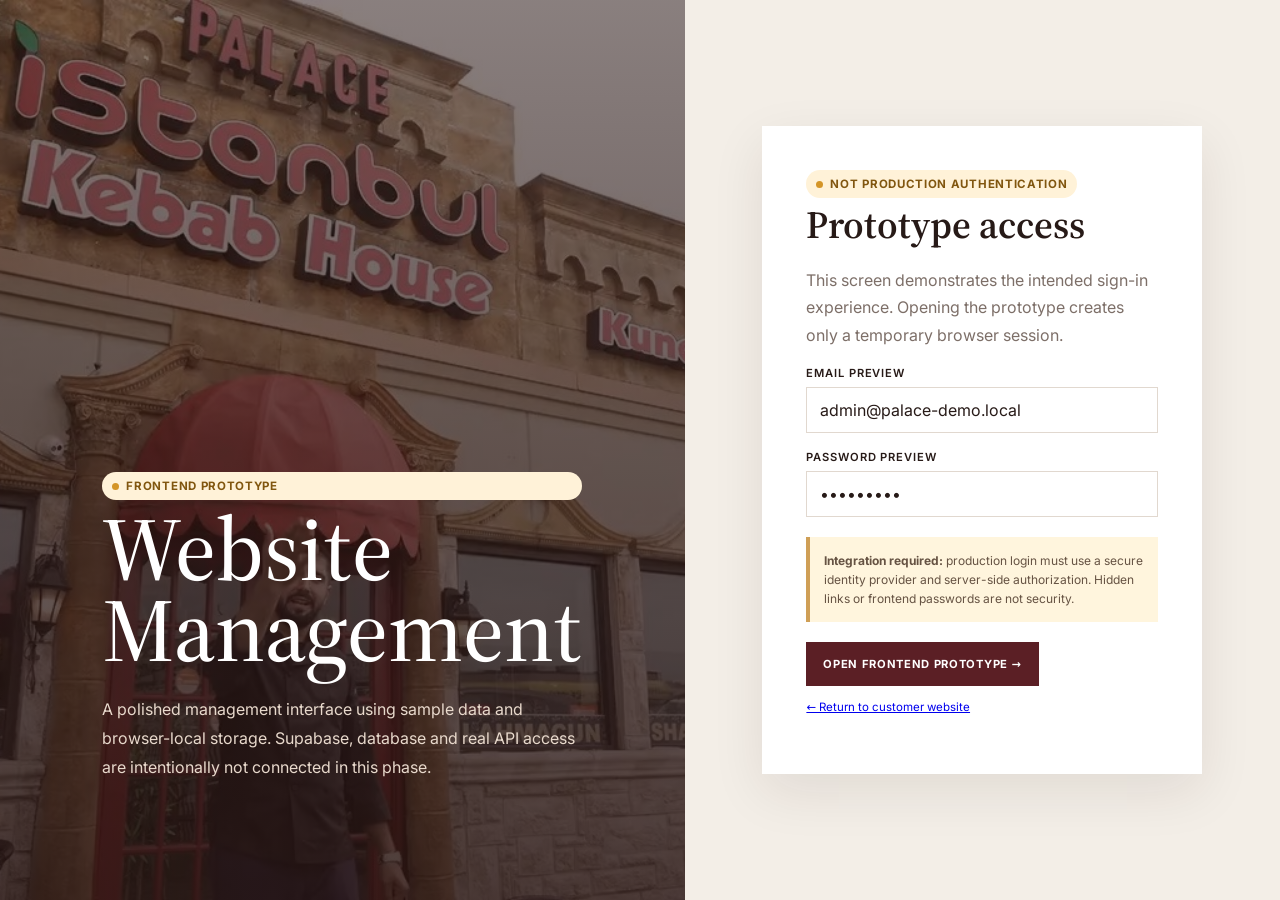
<file: admin-website.html>
<!doctype html><html lang="en"><head><meta charset="utf-8"><meta name="viewport" content="width=device-width,initial-scale=1"><title>Website Management Prototype | Palace Istanbul</title><meta name="robots" content="noindex,nofollow"><meta name="theme-color" content="#2d1917"><link rel="preload" href="assets/fonts/source-serif-4-latin-opsz-normal.woff2" as="font" type="font/woff2" crossorigin><link rel="preload" href="assets/fonts/inter-latin-opsz-normal.woff2" as="font" type="font/woff2" crossorigin><link rel="stylesheet" href="admin.css"><script defer src="admin.js"></script></head><body data-admin="website"><div id="adminRoot"></div></body></html>
</file>
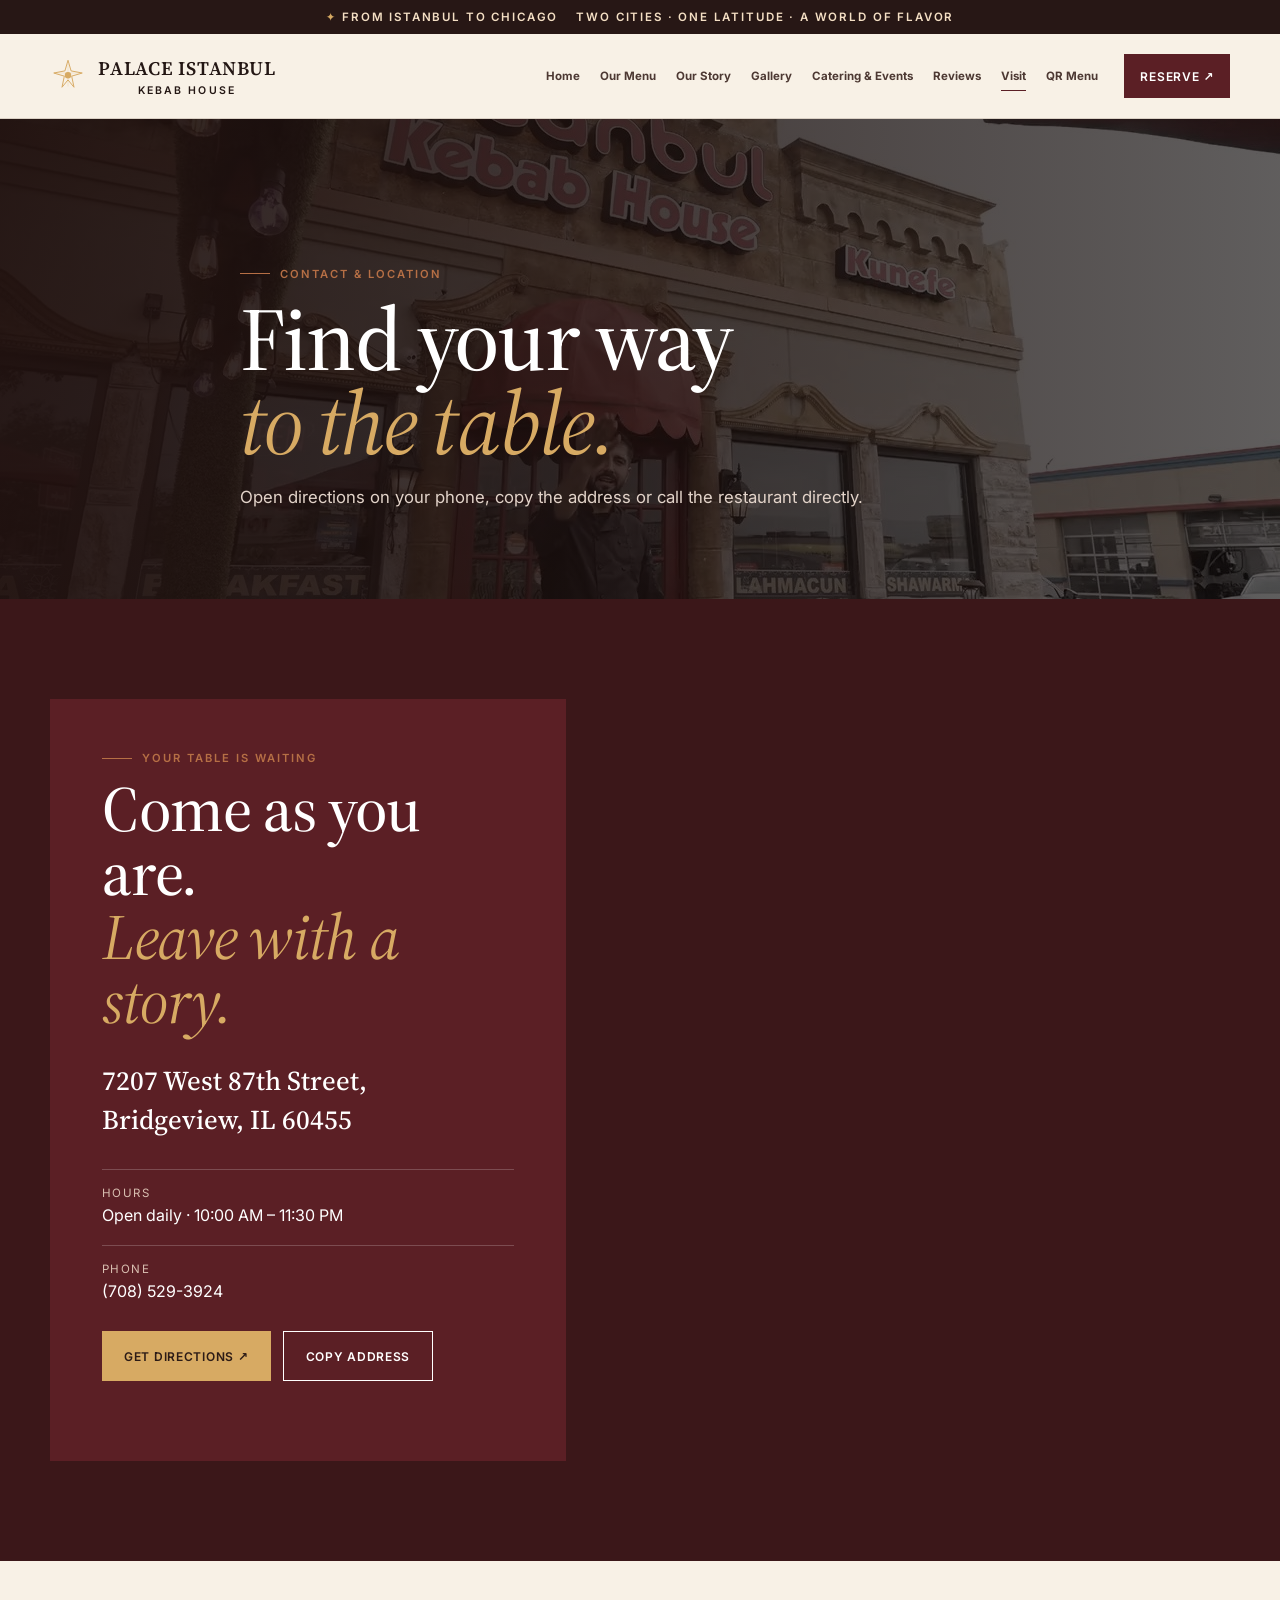
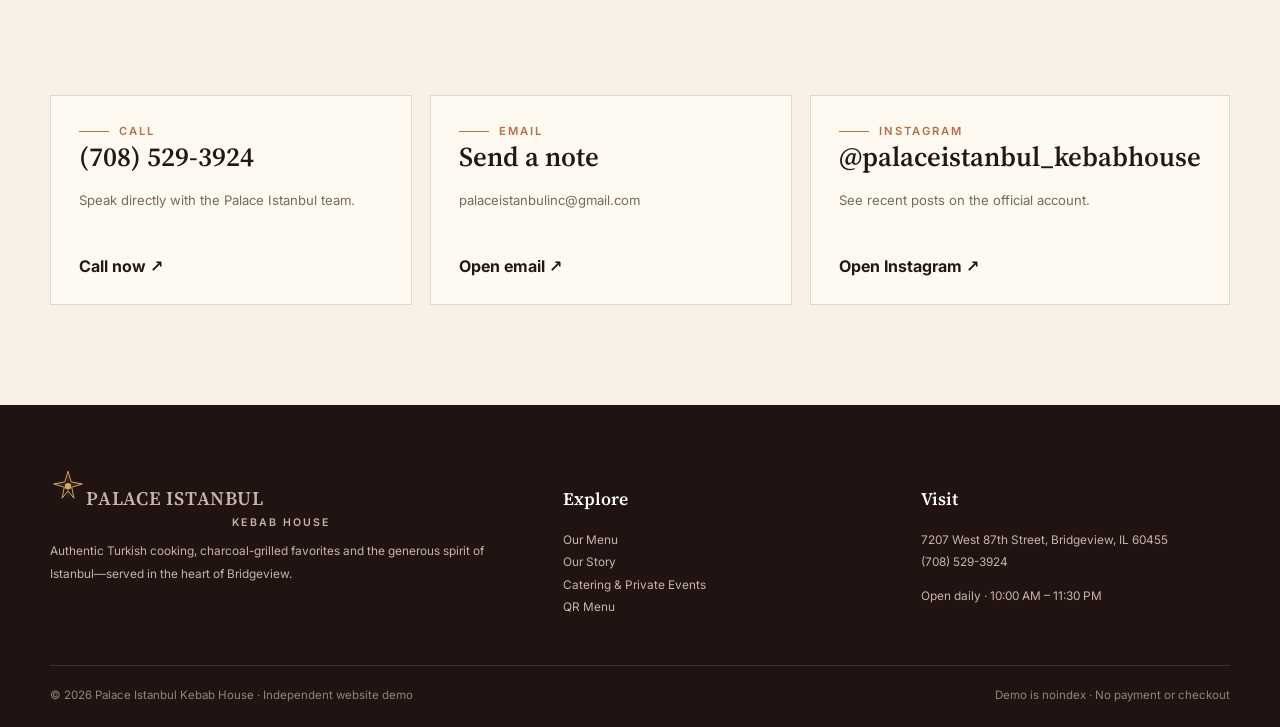
<file: contact.html>
<!doctype html><html lang="en"><head><meta charset="utf-8"><meta name="viewport" content="width=device-width,initial-scale=1"><title>Contact & Location | Palace Istanbul</title><meta name="description" content="Find Palace Istanbul Kebab House at 7207 West 87th Street, Bridgeview, IL."><meta name="robots" content="noindex,nofollow"><meta name="theme-color" content="#3b1719"><link rel="preload" href="assets/fonts/source-serif-4-latin-opsz-normal.woff2" as="font" type="font/woff2" crossorigin><link rel="preload" href="assets/fonts/inter-latin-opsz-normal.woff2" as="font" type="font/woff2" crossorigin><link rel="stylesheet" href="styles.css"><script defer src="app.js"></script></head><body data-page="contact"><div id="app"></div></body></html>
</file>
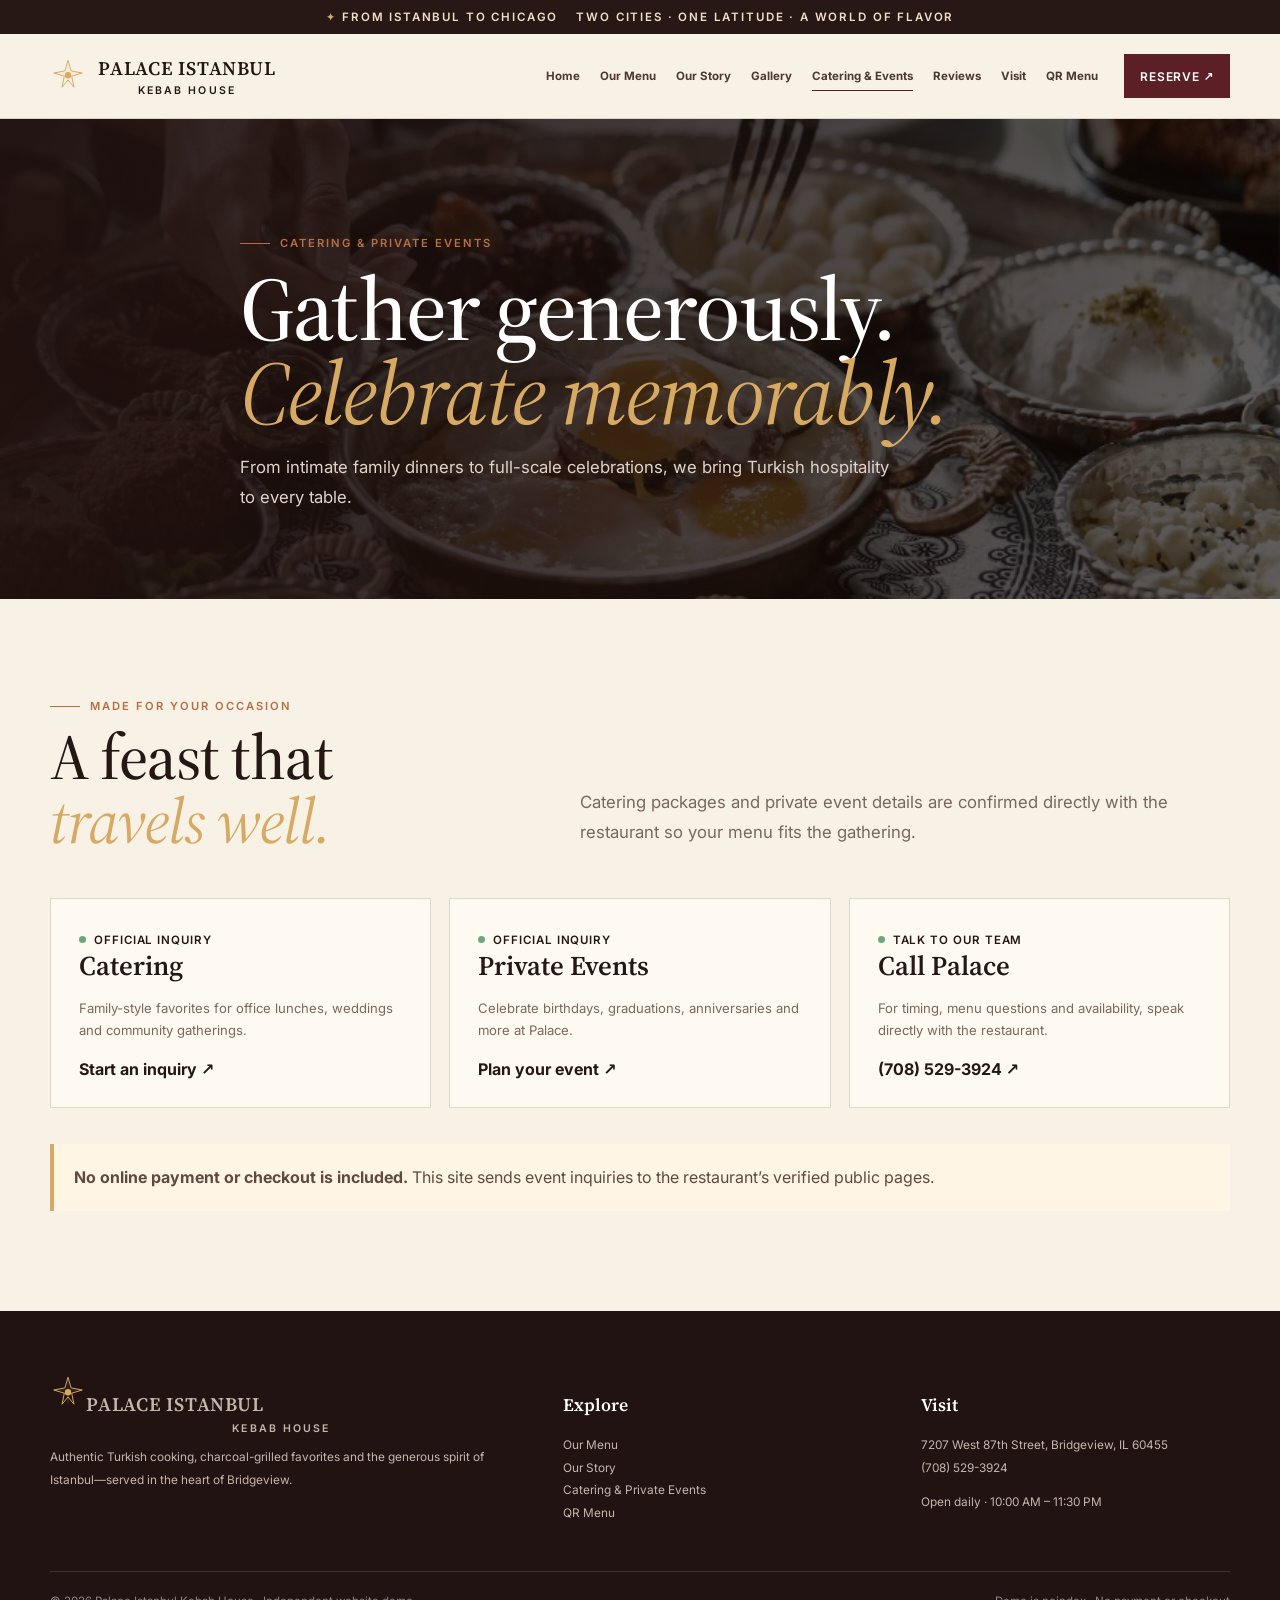
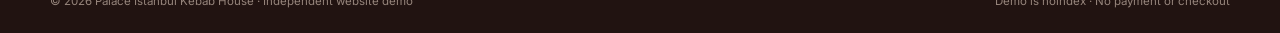
<file: events.html>
<!doctype html><html lang="en"><head><meta charset="utf-8"><meta name="viewport" content="width=device-width,initial-scale=1"><title>Catering & Private Events | Palace Istanbul</title><meta name="description" content="Catering and private events with authentic Turkish hospitality."><meta name="robots" content="noindex,nofollow"><meta name="theme-color" content="#3b1719"><link rel="preload" href="assets/fonts/source-serif-4-latin-opsz-normal.woff2" as="font" type="font/woff2" crossorigin><link rel="preload" href="assets/fonts/inter-latin-opsz-normal.woff2" as="font" type="font/woff2" crossorigin><link rel="stylesheet" href="styles.css"><script defer src="app.js"></script></head><body data-page="events"><div id="app"></div></body></html>
</file>
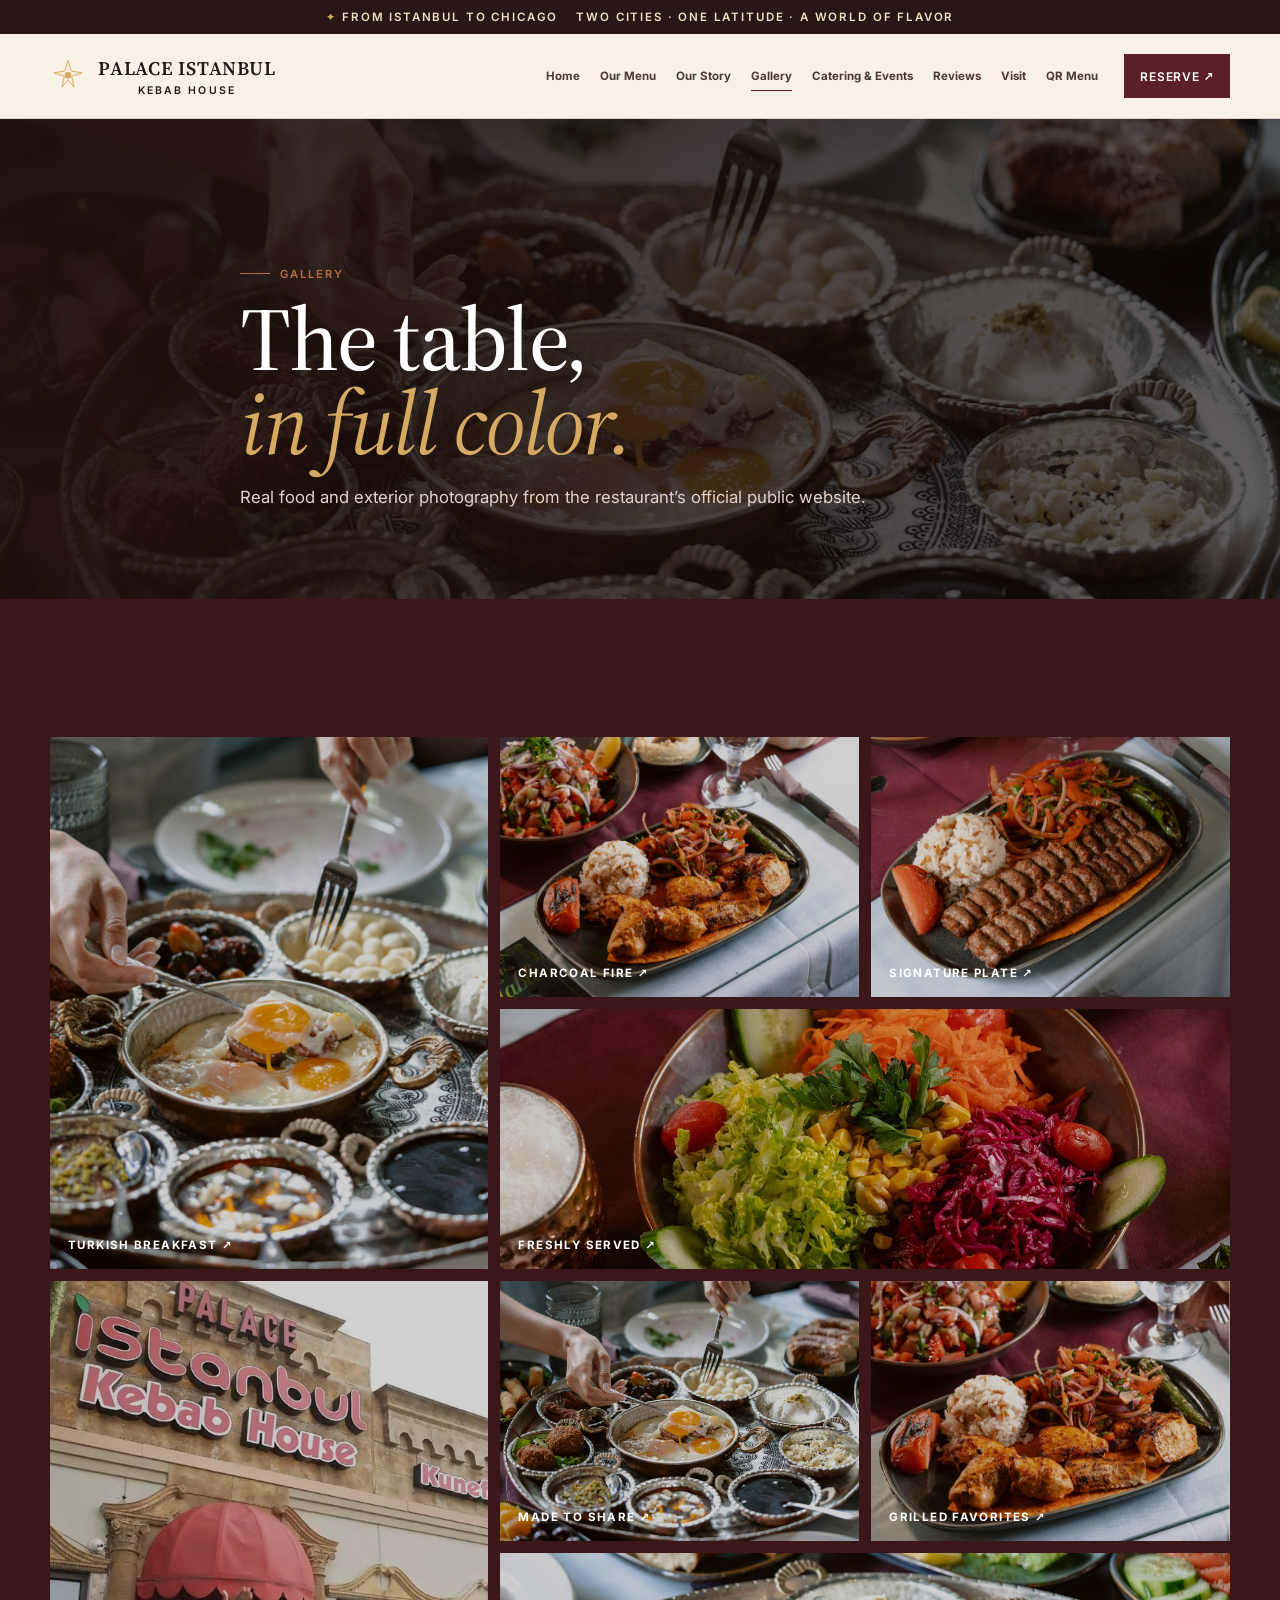
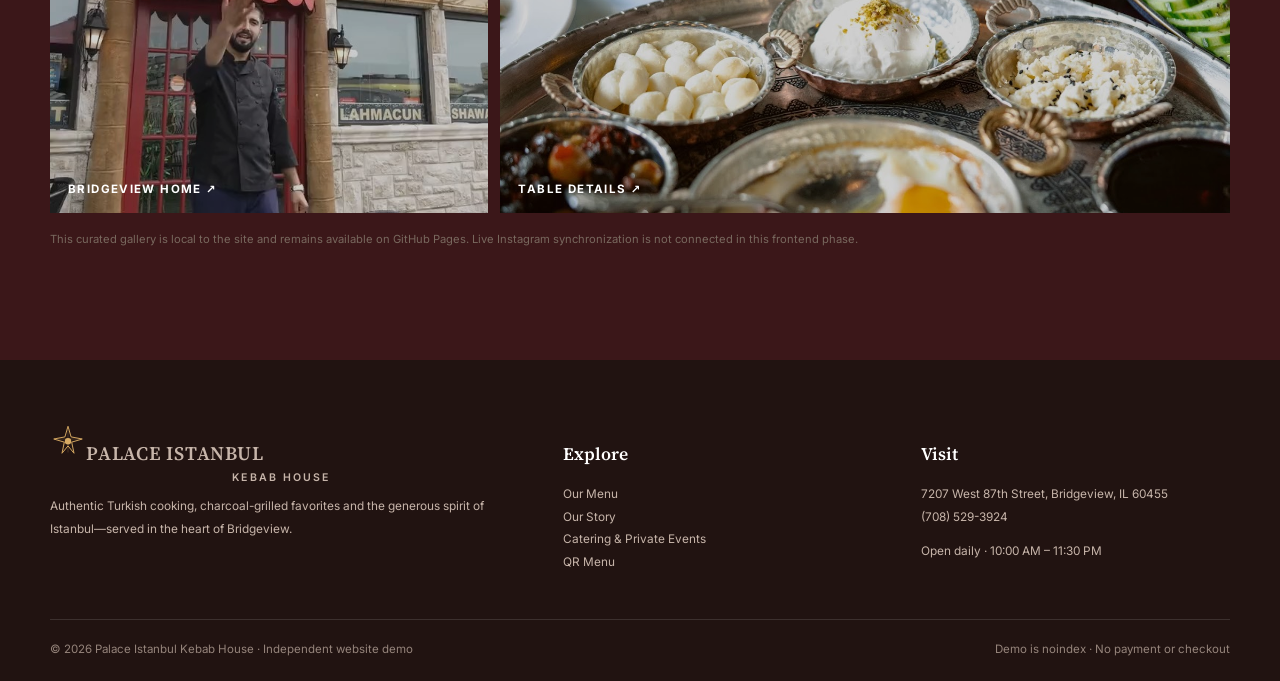
<file: gallery.html>
<!doctype html><html lang="en"><head><meta charset="utf-8"><meta name="viewport" content="width=device-width,initial-scale=1"><title>Gallery | Palace Istanbul</title><meta name="description" content="A look at the food and atmosphere of Palace Istanbul Kebab House."><meta name="robots" content="noindex,nofollow"><meta name="theme-color" content="#3b1719"><link rel="preload" href="assets/fonts/source-serif-4-latin-opsz-normal.woff2" as="font" type="font/woff2" crossorigin><link rel="preload" href="assets/fonts/inter-latin-opsz-normal.woff2" as="font" type="font/woff2" crossorigin><link rel="stylesheet" href="styles.css"><script defer src="app.js"></script></head><body data-page="gallery"><div id="app"></div></body></html>
</file>
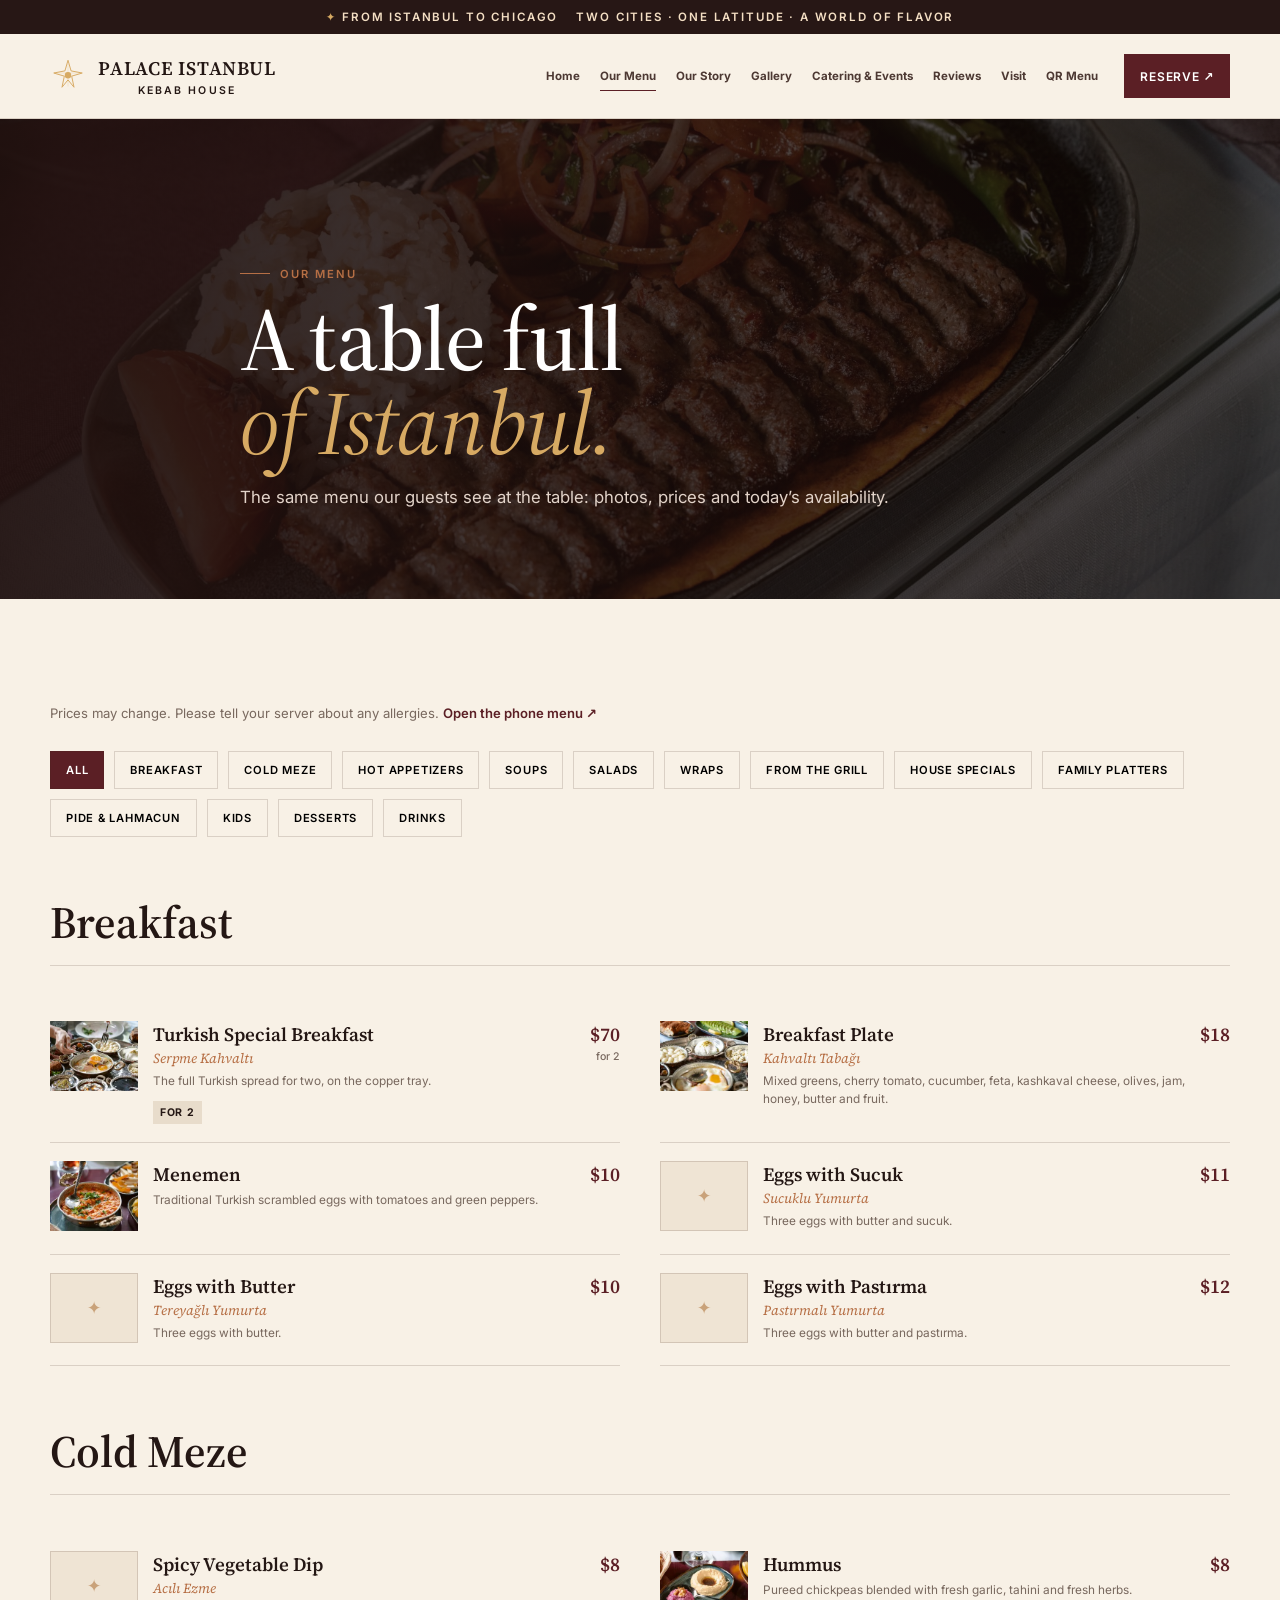
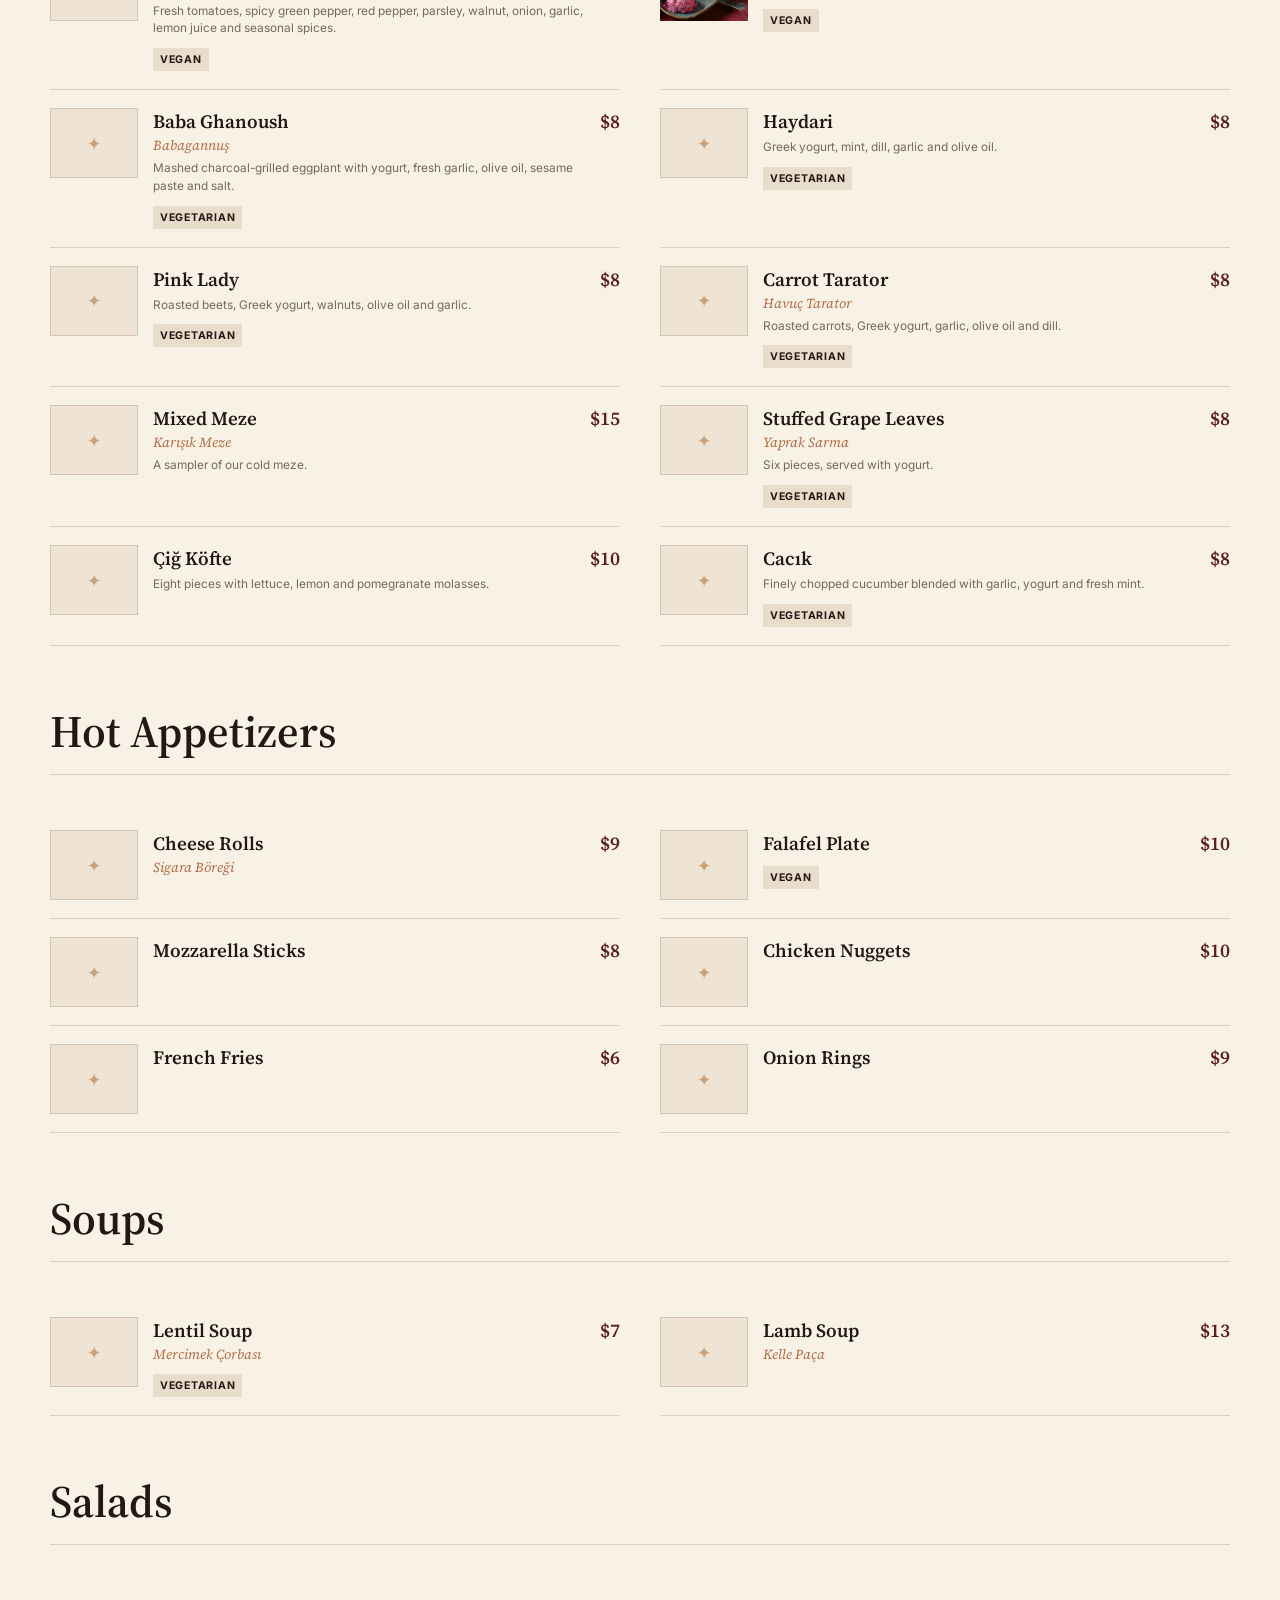
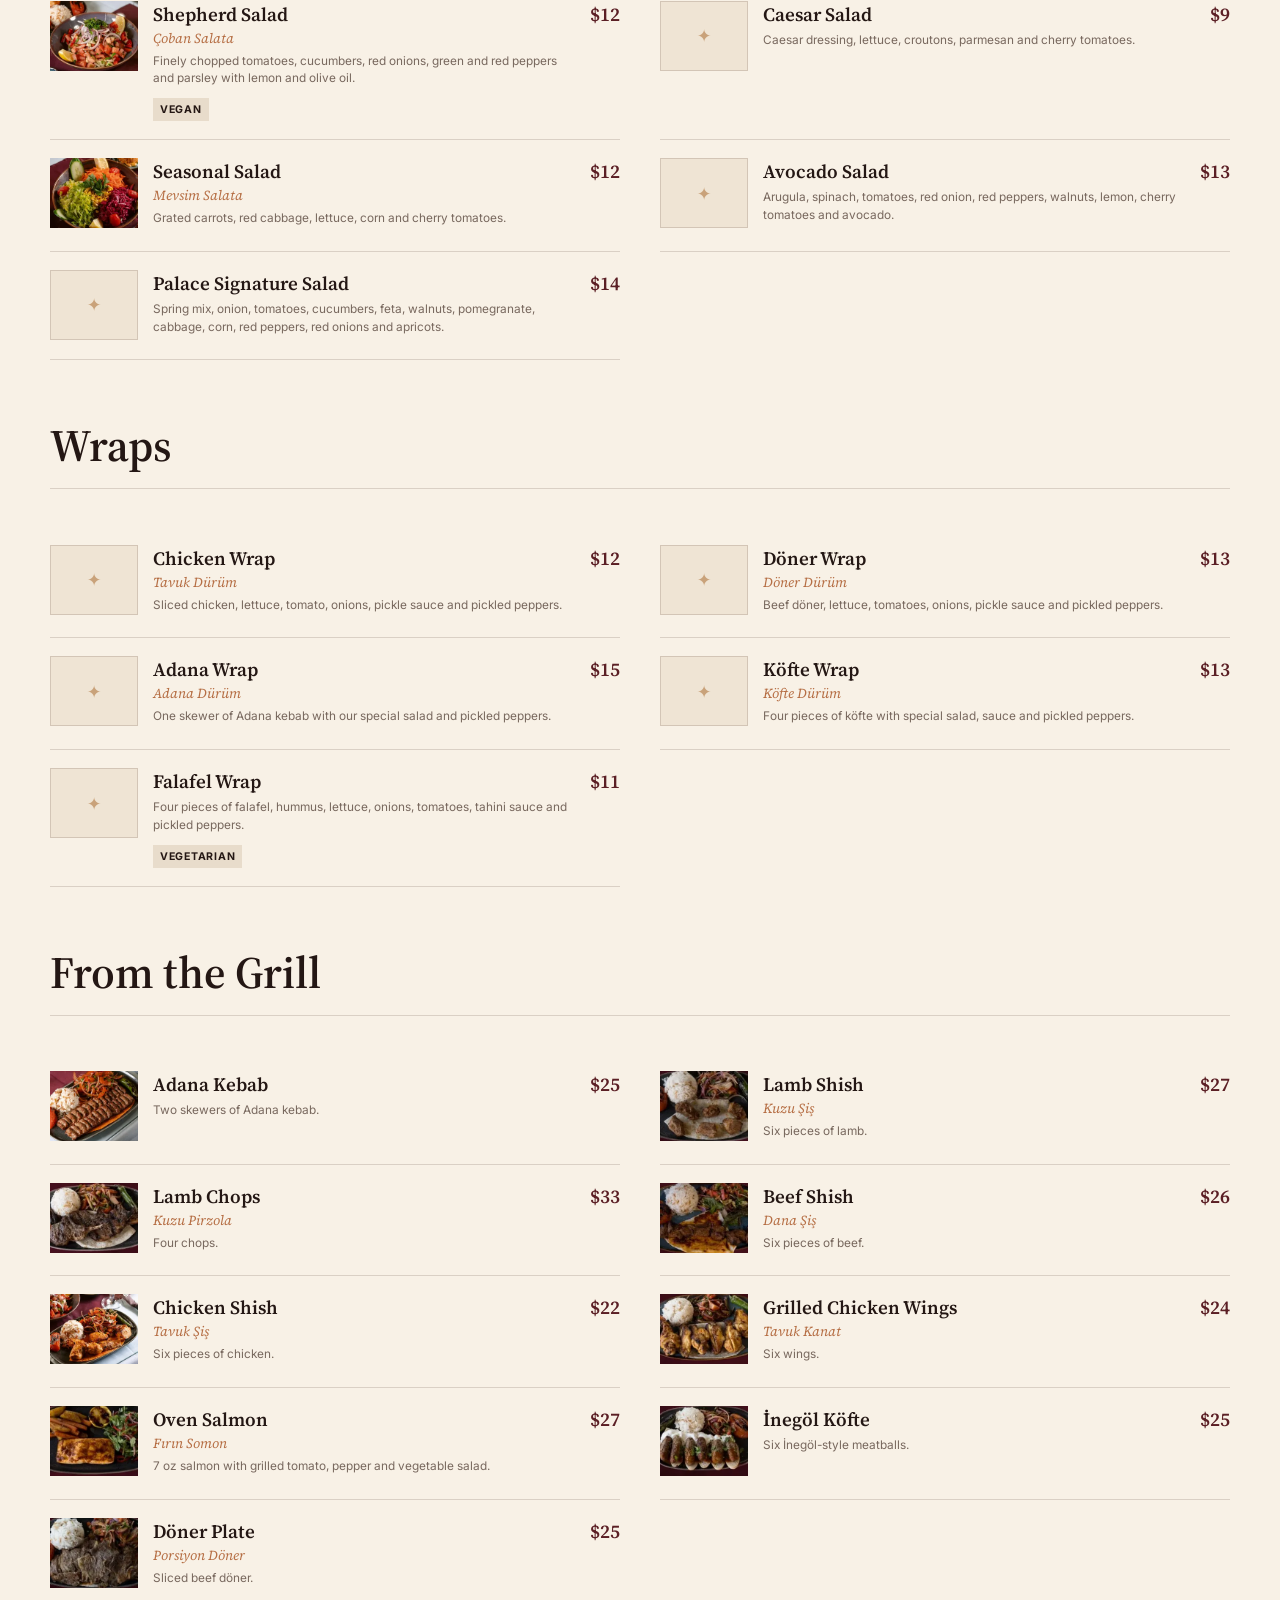
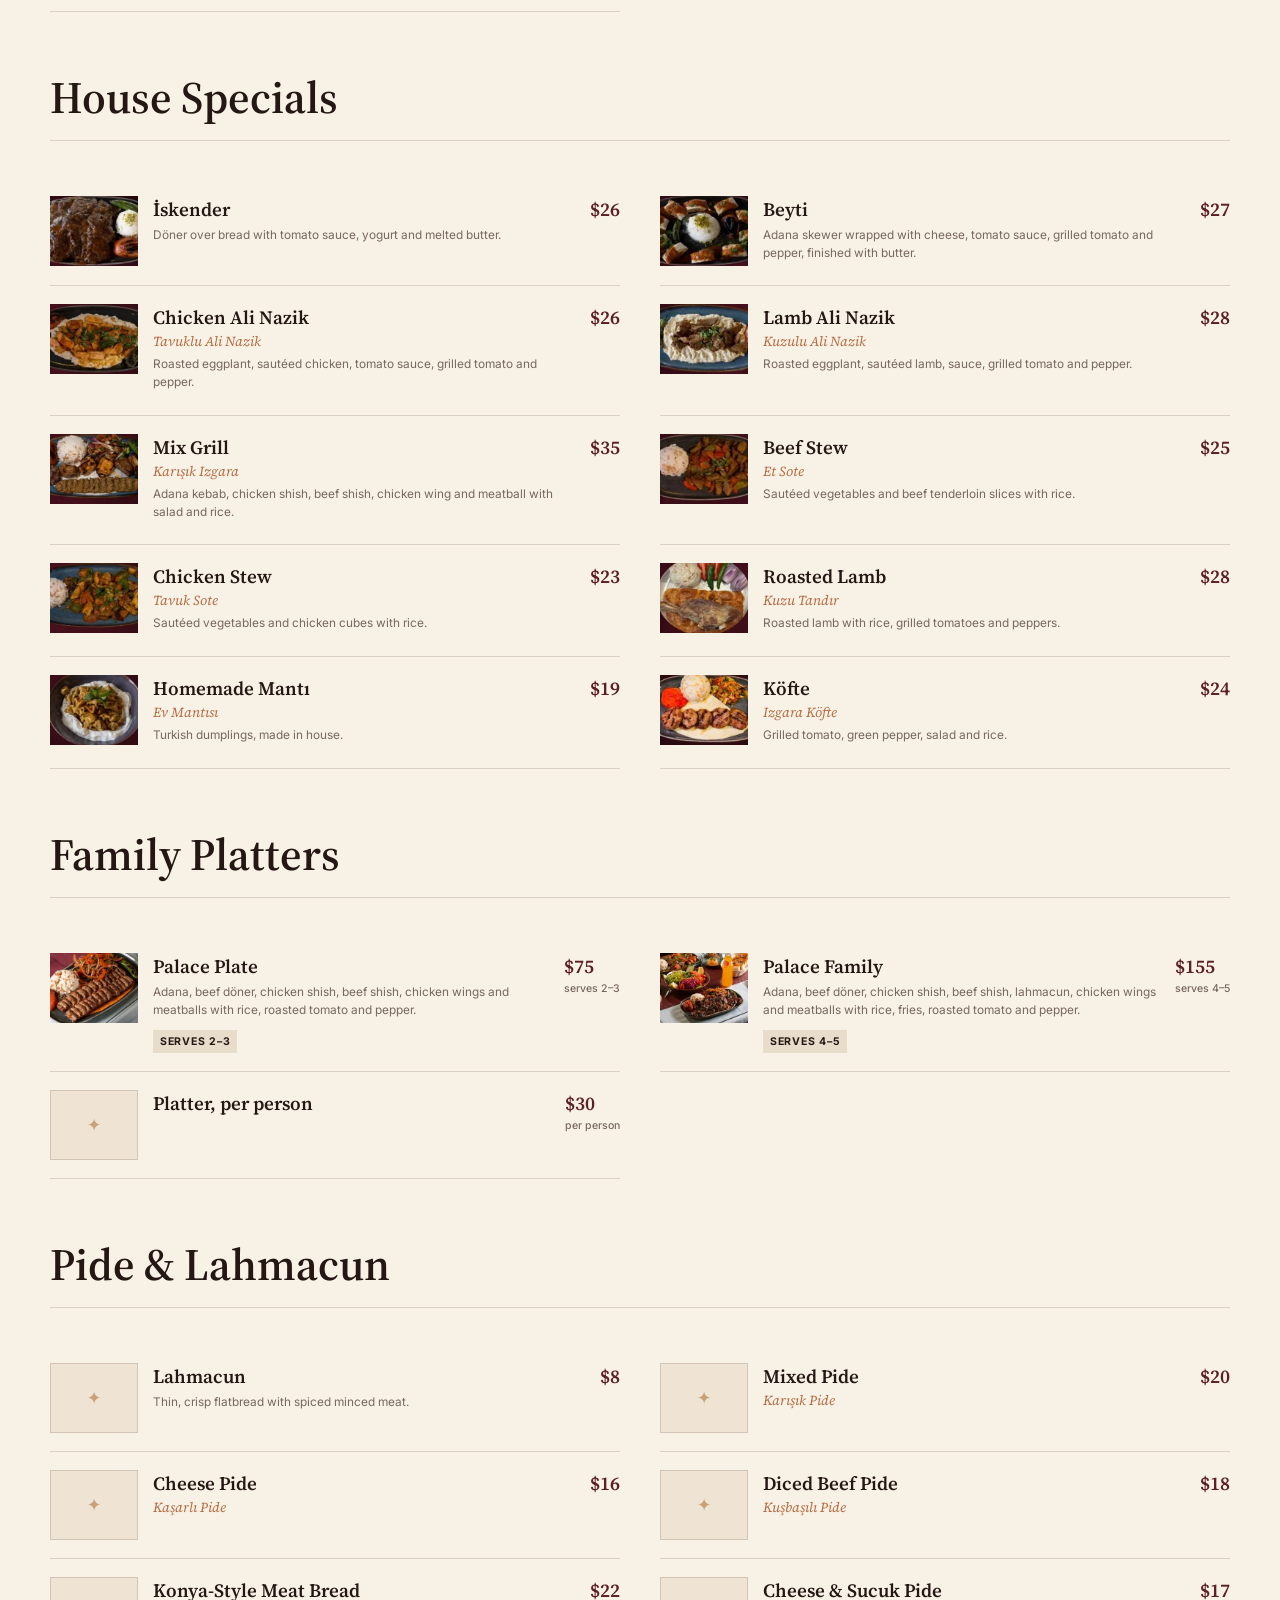
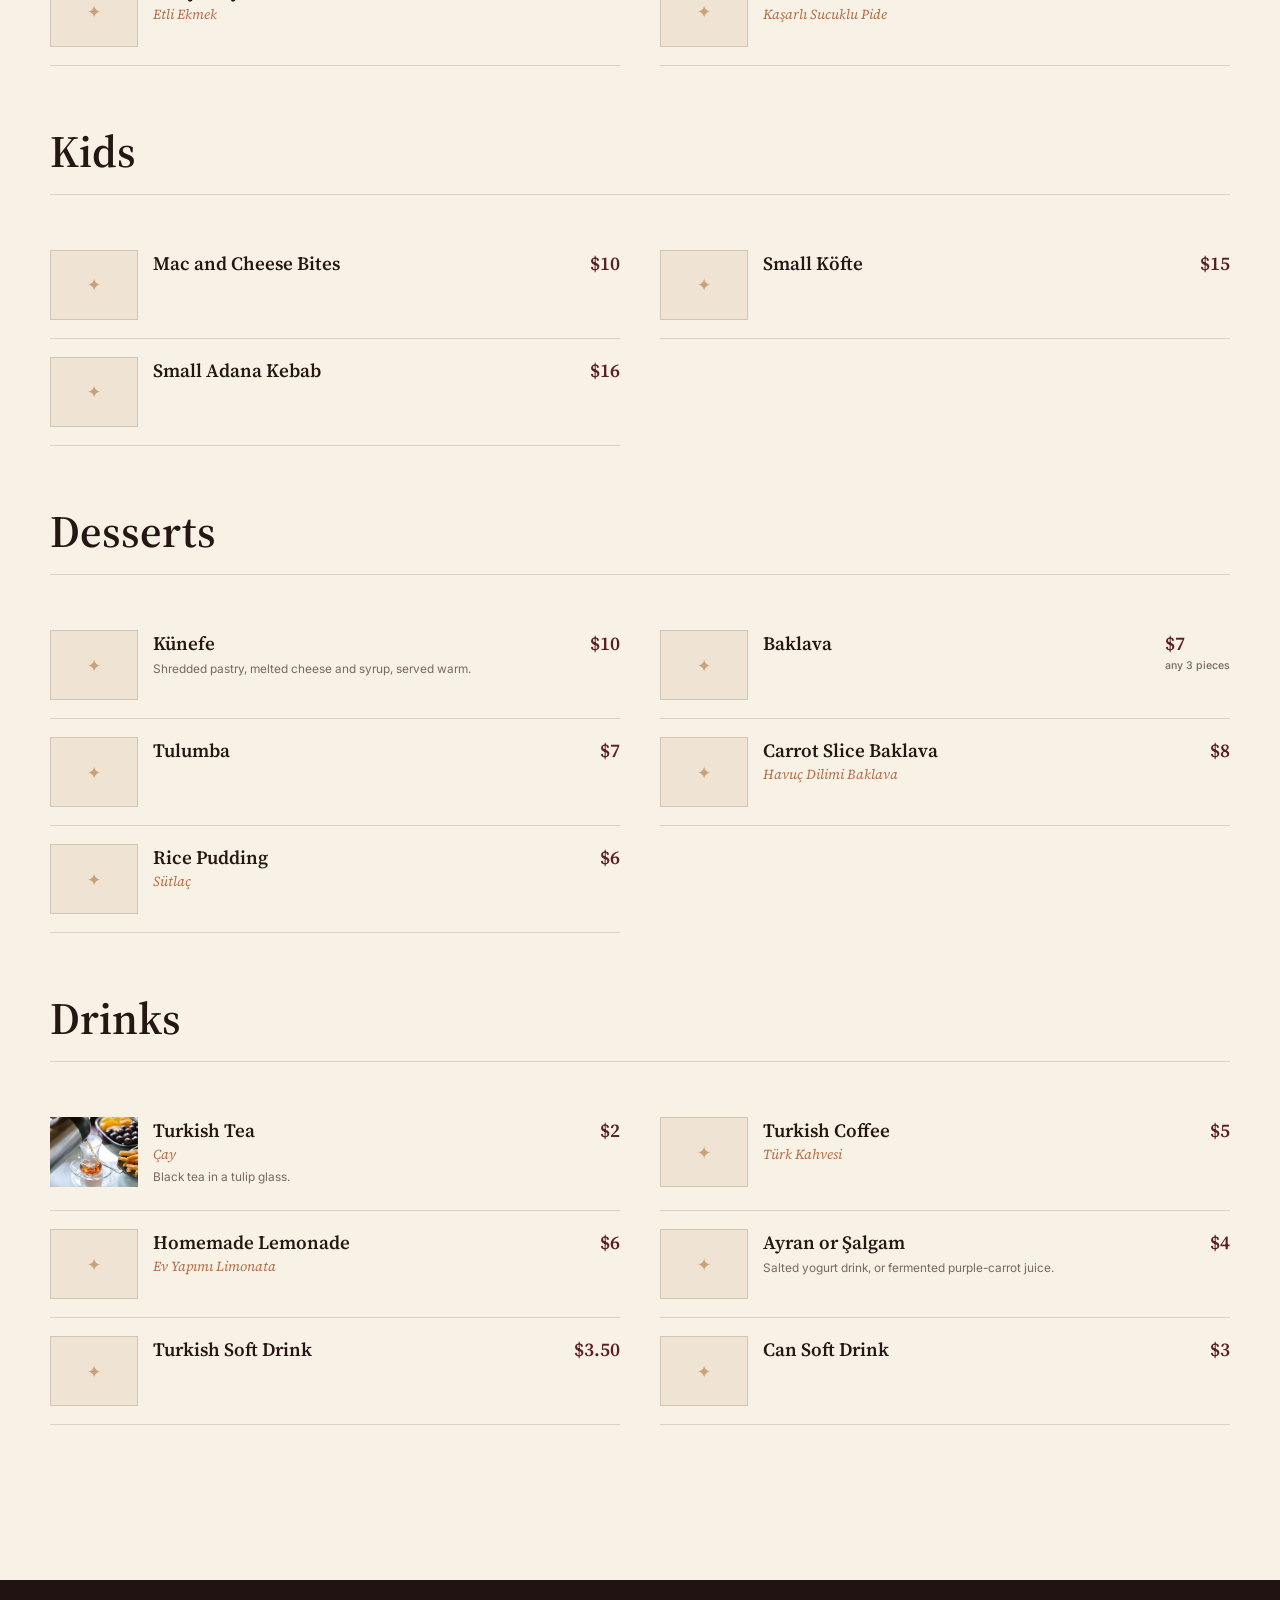
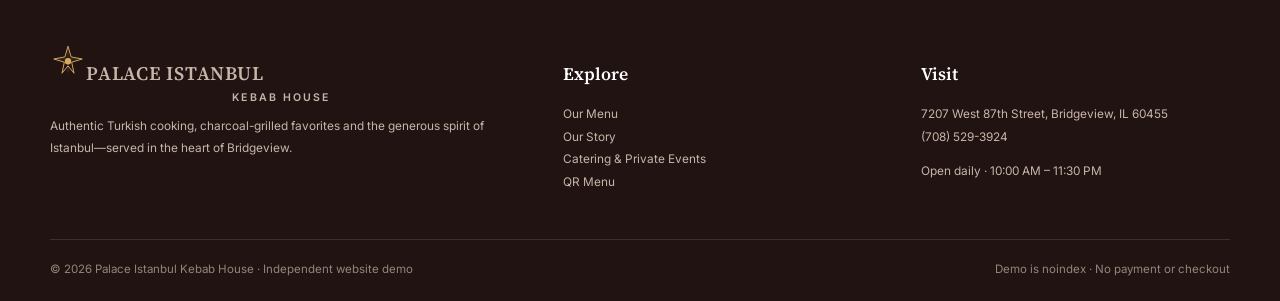
<file: menu.html>
<!doctype html><html lang="en"><head><meta charset="utf-8"><meta name="viewport" content="width=device-width,initial-scale=1"><title>Our Menu | Palace Istanbul</title><meta name="description" content="Explore the Palace Istanbul Kebab House menu."><meta name="robots" content="noindex,nofollow"><meta name="theme-color" content="#3b1719"><link rel="preload" href="assets/fonts/source-serif-4-latin-opsz-normal.woff2" as="font" type="font/woff2" crossorigin><link rel="preload" href="assets/fonts/inter-latin-opsz-normal.woff2" as="font" type="font/woff2" crossorigin><link rel="stylesheet" href="styles.css"><script defer src="app.js"></script></head><body data-page="menu"><div id="app"></div></body></html>
</file>
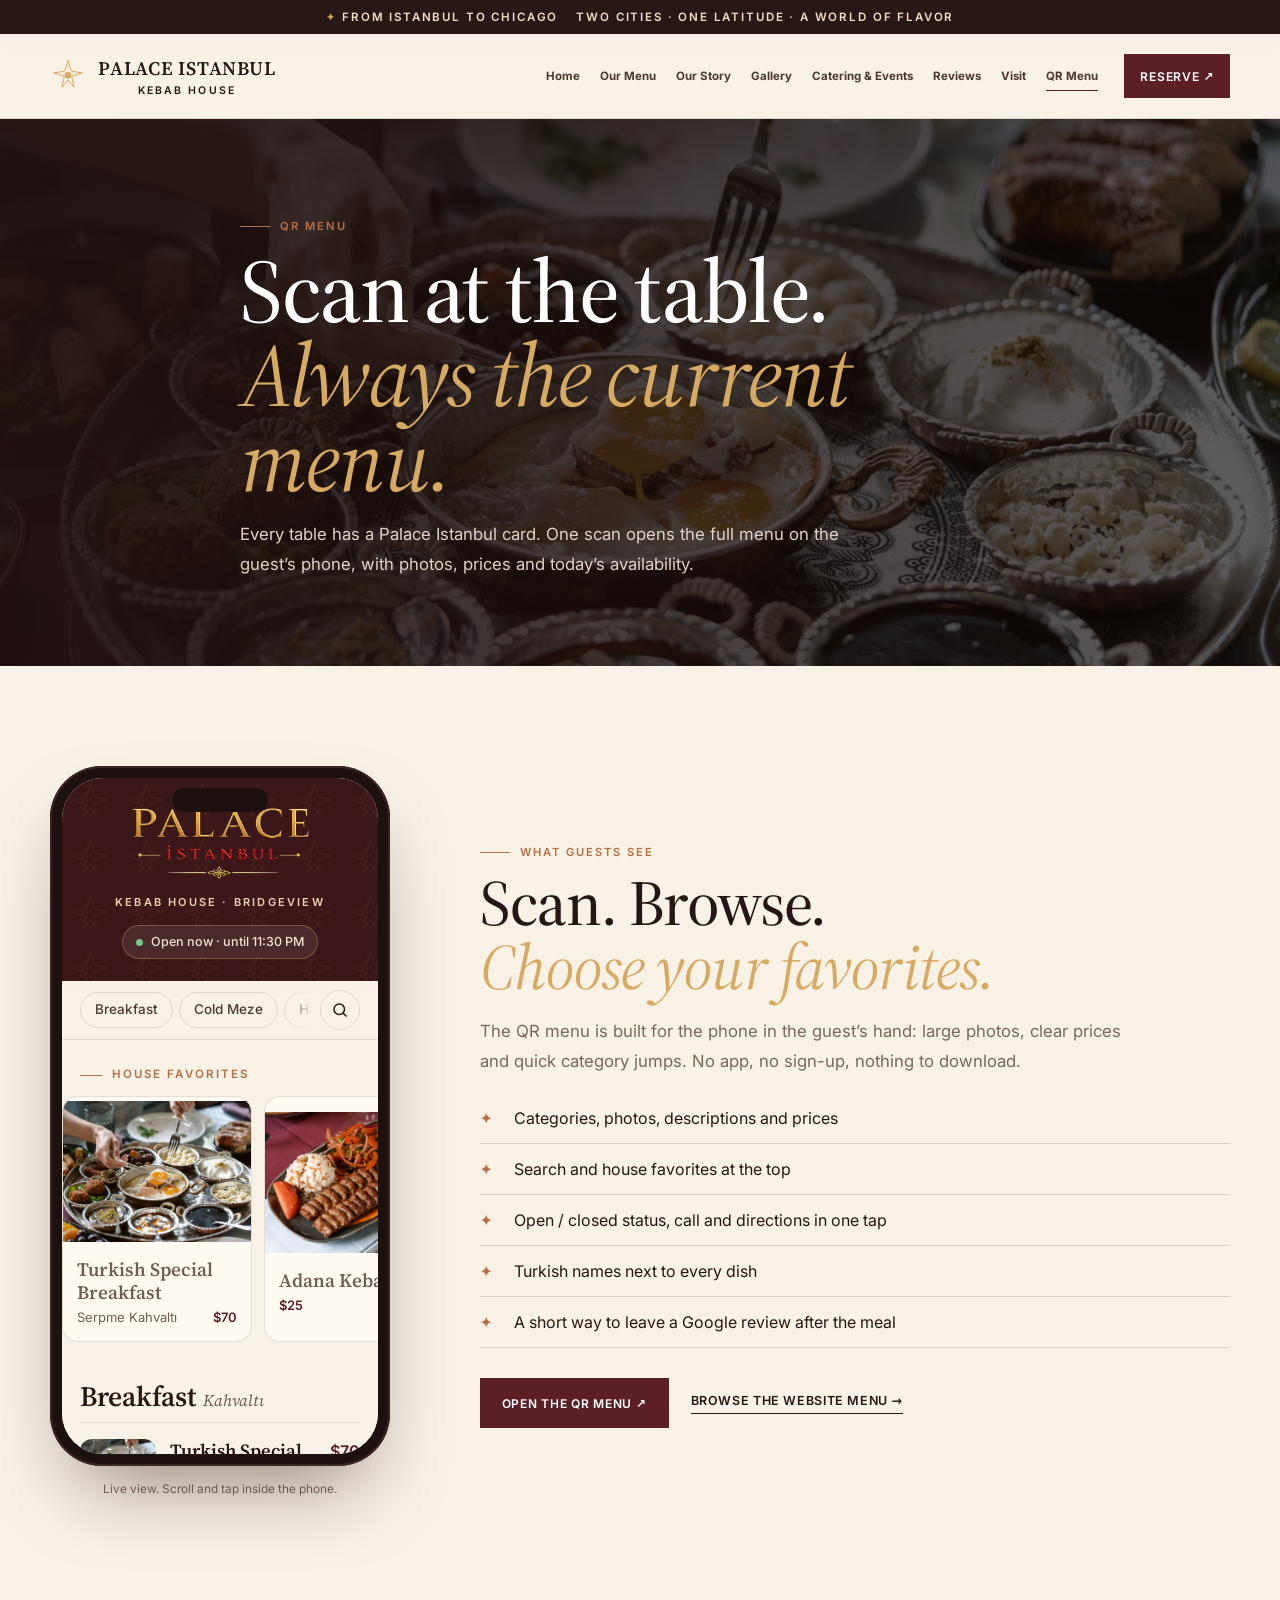
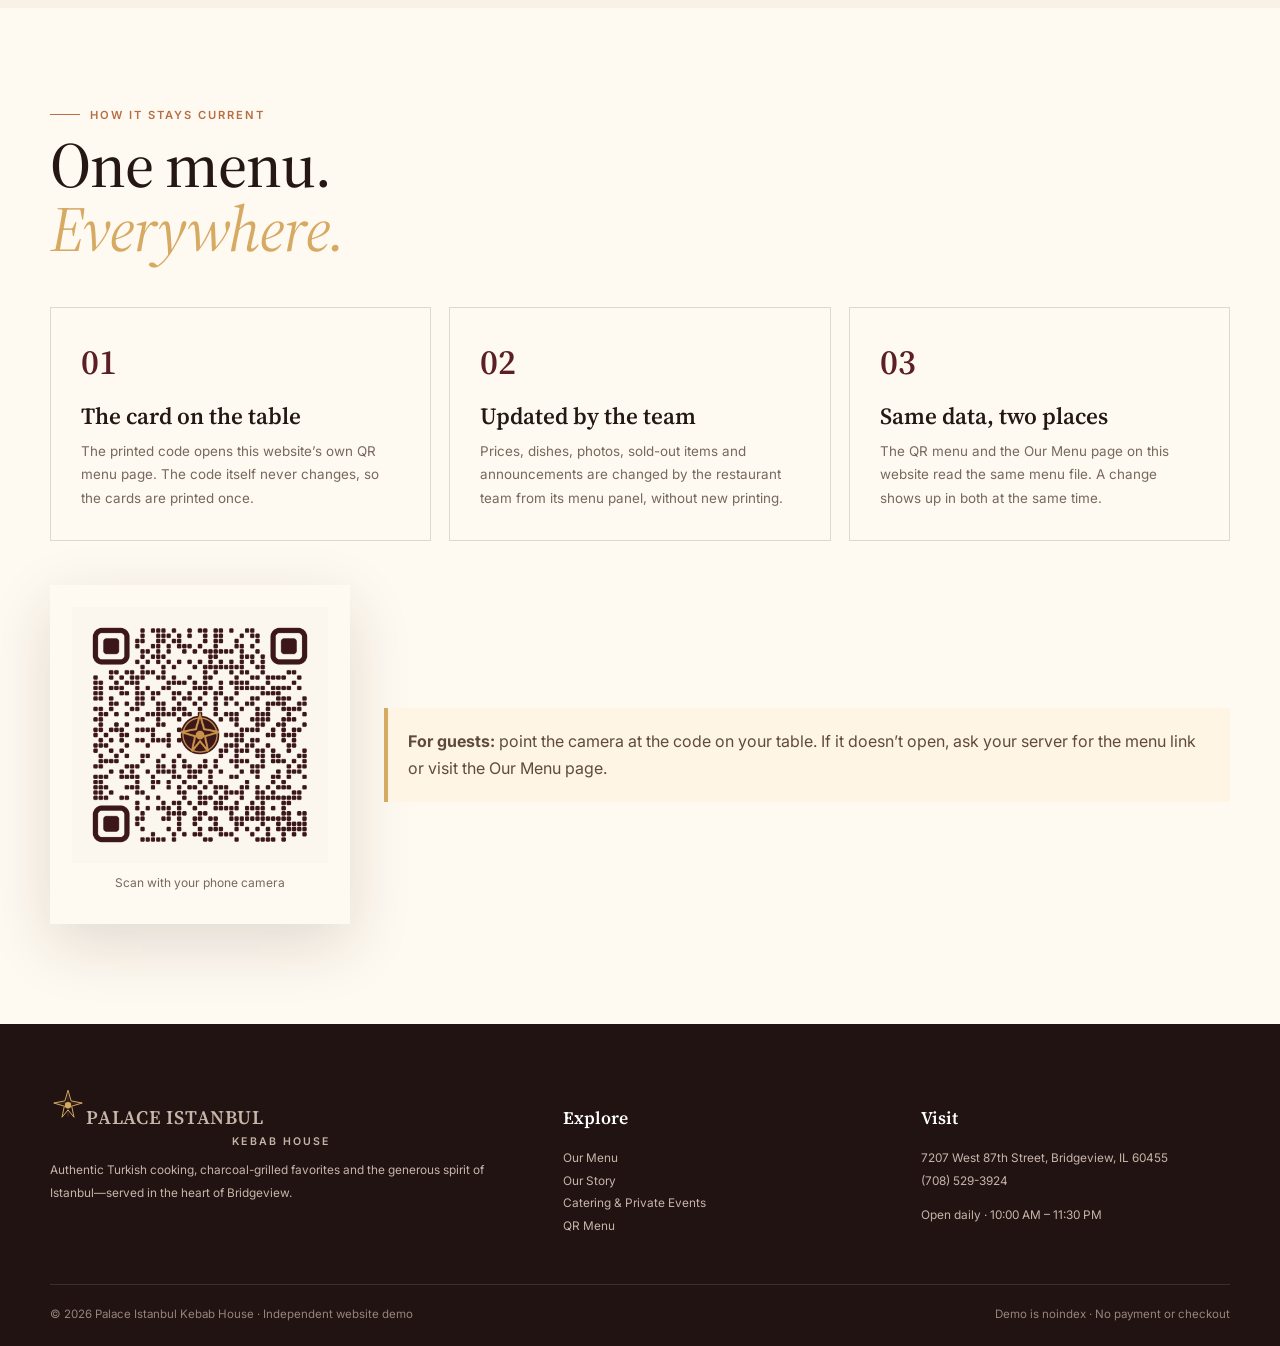
<file: qr-menu.html>
<!doctype html><html lang="en"><head><meta charset="utf-8"><meta name="viewport" content="width=device-width,initial-scale=1"><title>QR Menu | Palace Istanbul</title><meta name="description" content="Scan or open the Palace Istanbul mobile menu."><meta name="robots" content="noindex,nofollow"><meta name="theme-color" content="#3b1719"><link rel="preload" href="assets/fonts/source-serif-4-latin-opsz-normal.woff2" as="font" type="font/woff2" crossorigin><link rel="preload" href="assets/fonts/inter-latin-opsz-normal.woff2" as="font" type="font/woff2" crossorigin><link rel="stylesheet" href="styles.css"><script defer src="app.js"></script></head><body data-page="qr"><div id="app"></div></body></html>
</file>
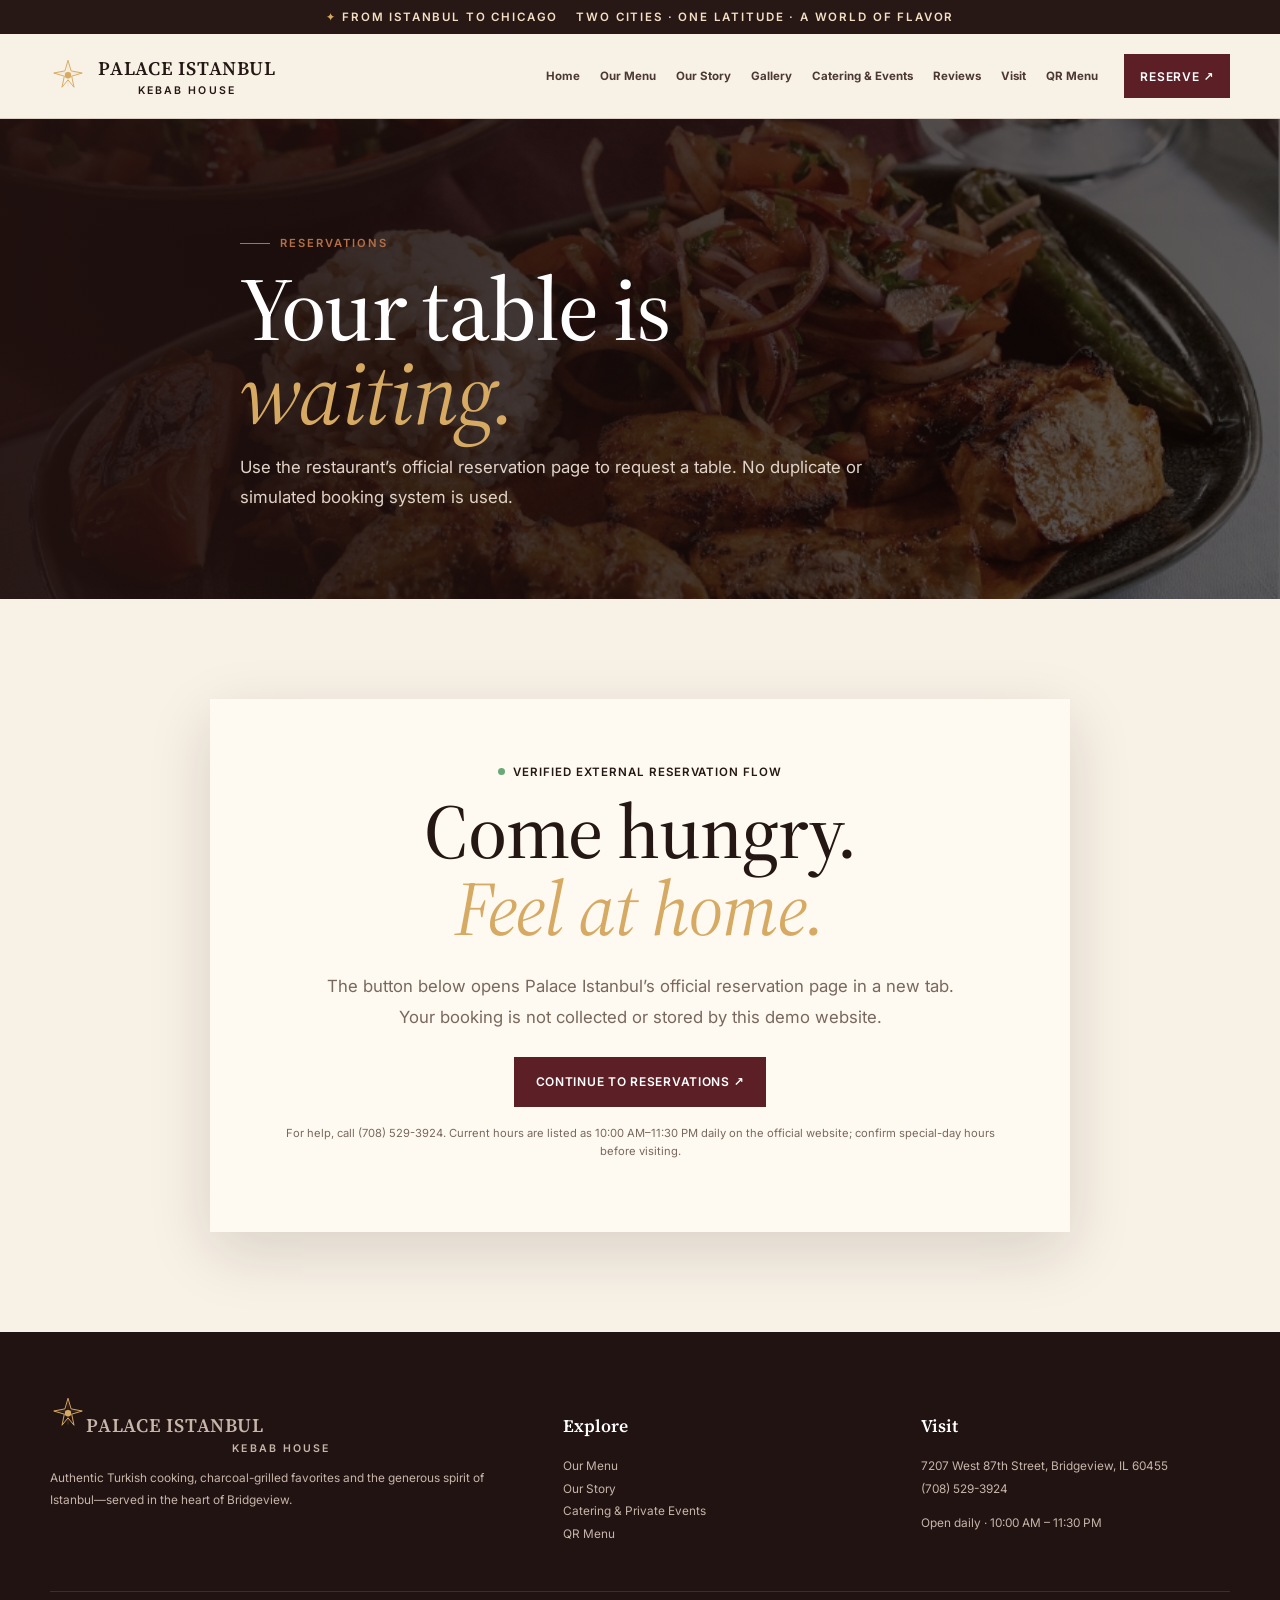
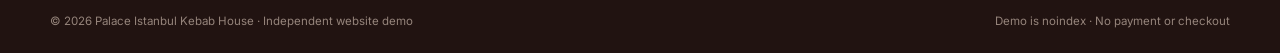
<file: reservations.html>
<!doctype html><html lang="en"><head><meta charset="utf-8"><meta name="viewport" content="width=device-width,initial-scale=1"><title>Reservations | Palace Istanbul</title><meta name="description" content="Reserve a table at Palace Istanbul Kebab House through the official reservation page."><meta name="robots" content="noindex,nofollow"><meta name="theme-color" content="#3b1719"><link rel="preload" href="assets/fonts/source-serif-4-latin-opsz-normal.woff2" as="font" type="font/woff2" crossorigin><link rel="preload" href="assets/fonts/inter-latin-opsz-normal.woff2" as="font" type="font/woff2" crossorigin><link rel="stylesheet" href="styles.css"><script defer src="app.js"></script></head><body data-page="reservations"><div id="app"></div></body></html>
</file>
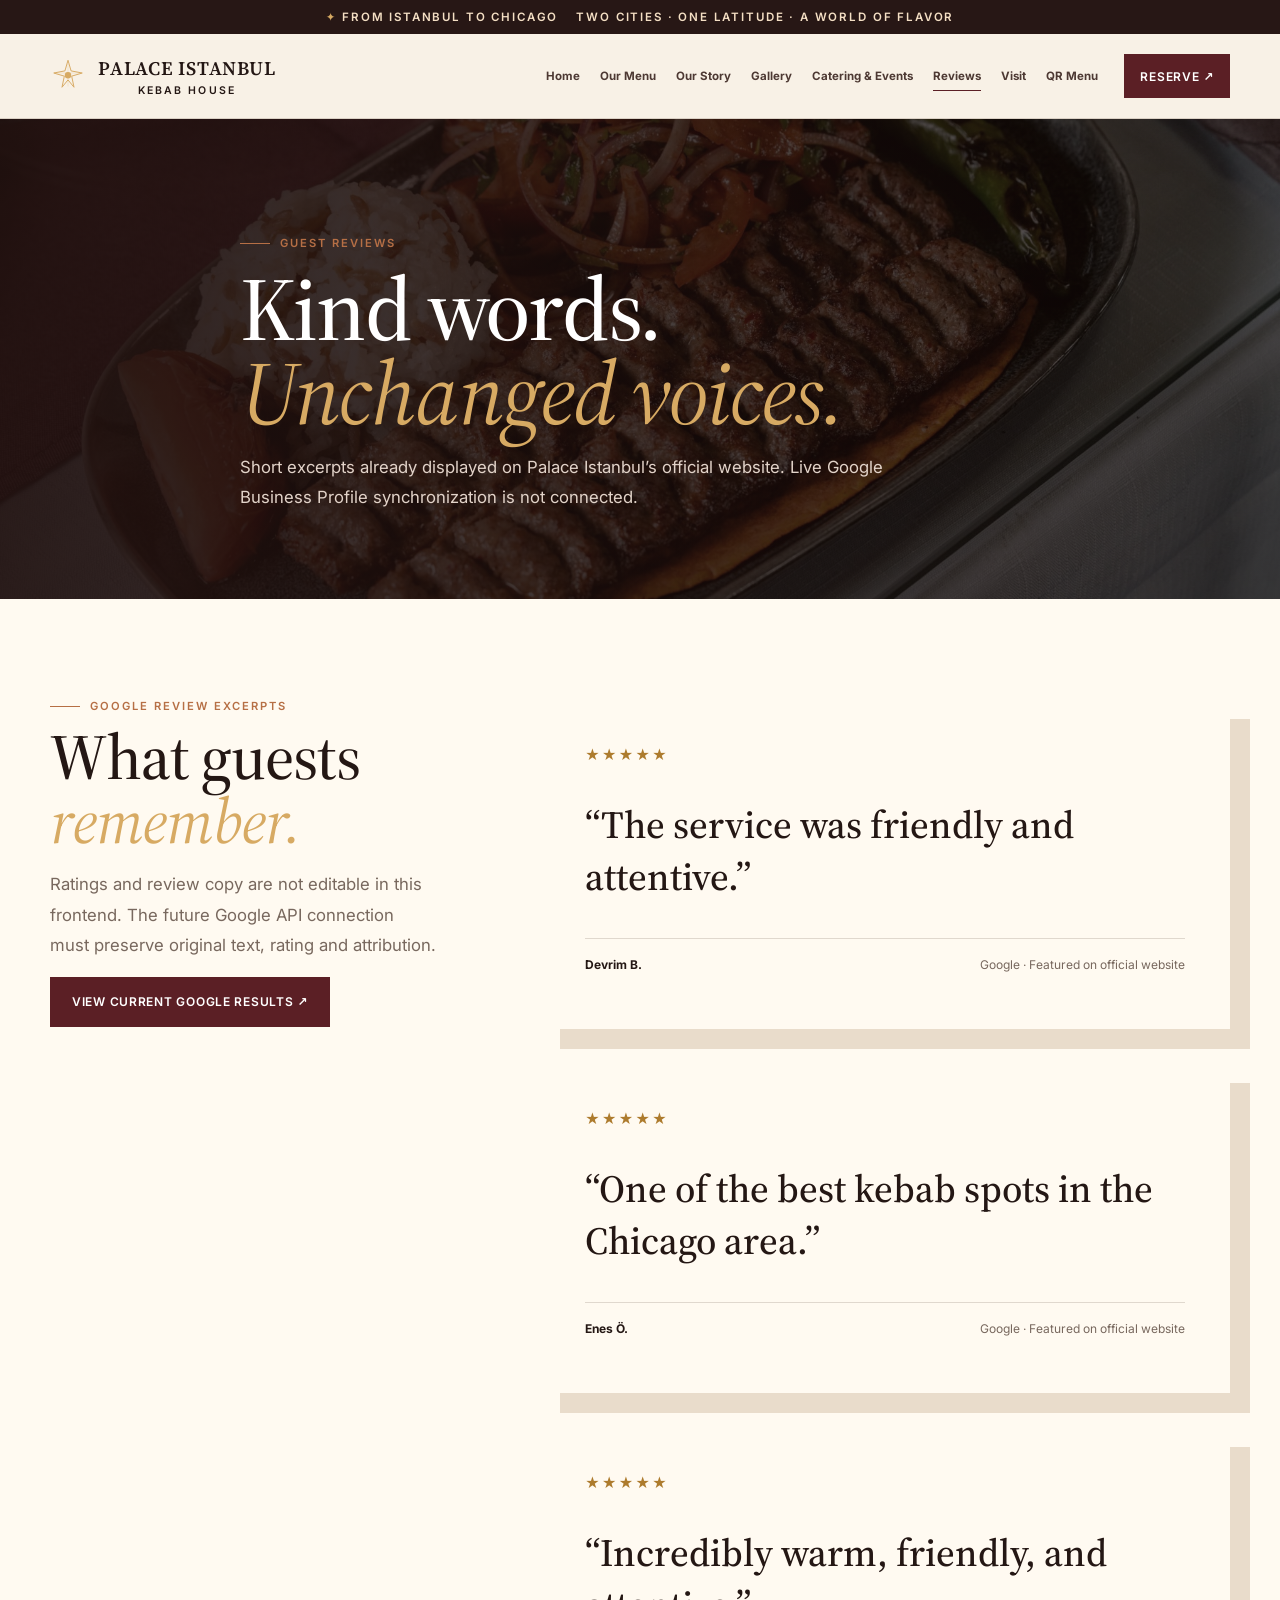
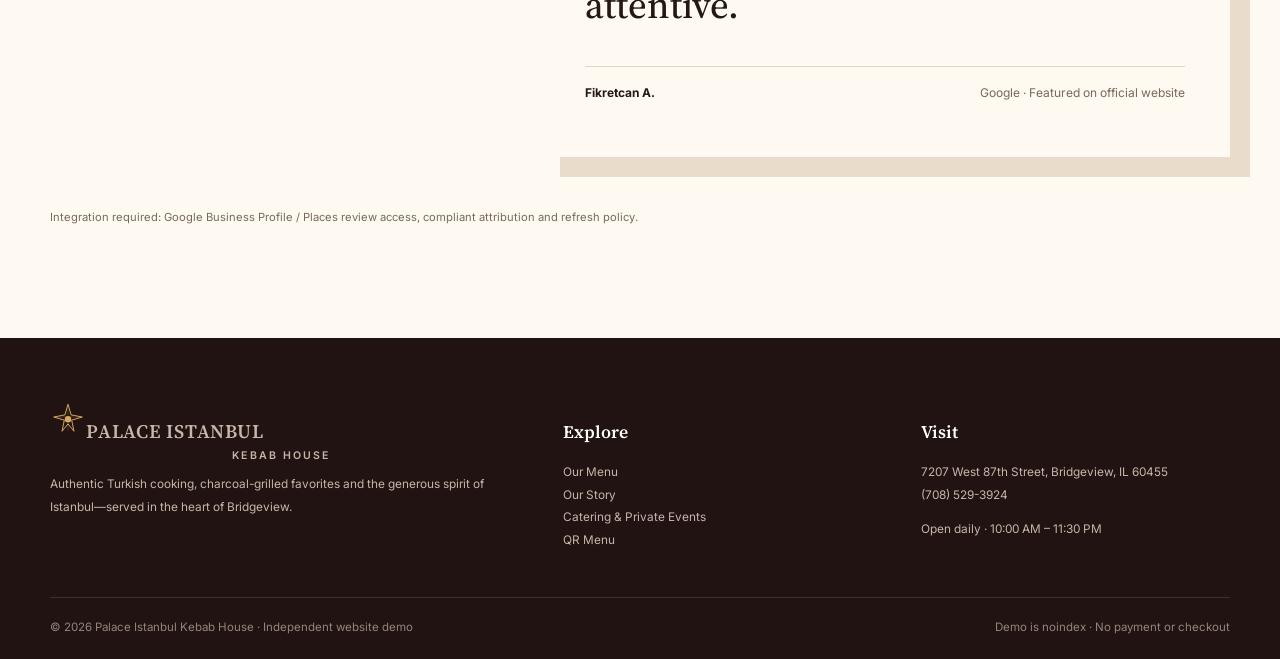
<file: reviews.html>
<!doctype html><html lang="en"><head><meta charset="utf-8"><meta name="viewport" content="width=device-width,initial-scale=1"><title>Guest Reviews | Palace Istanbul</title><meta name="description" content="Guest feedback featured by Palace Istanbul Kebab House."><meta name="robots" content="noindex,nofollow"><meta name="theme-color" content="#3b1719"><link rel="preload" href="assets/fonts/source-serif-4-latin-opsz-normal.woff2" as="font" type="font/woff2" crossorigin><link rel="preload" href="assets/fonts/inter-latin-opsz-normal.woff2" as="font" type="font/woff2" crossorigin><link rel="stylesheet" href="styles.css"><script defer src="app.js"></script></head><body data-page="reviews"><div id="app"></div></body></html>
</file>
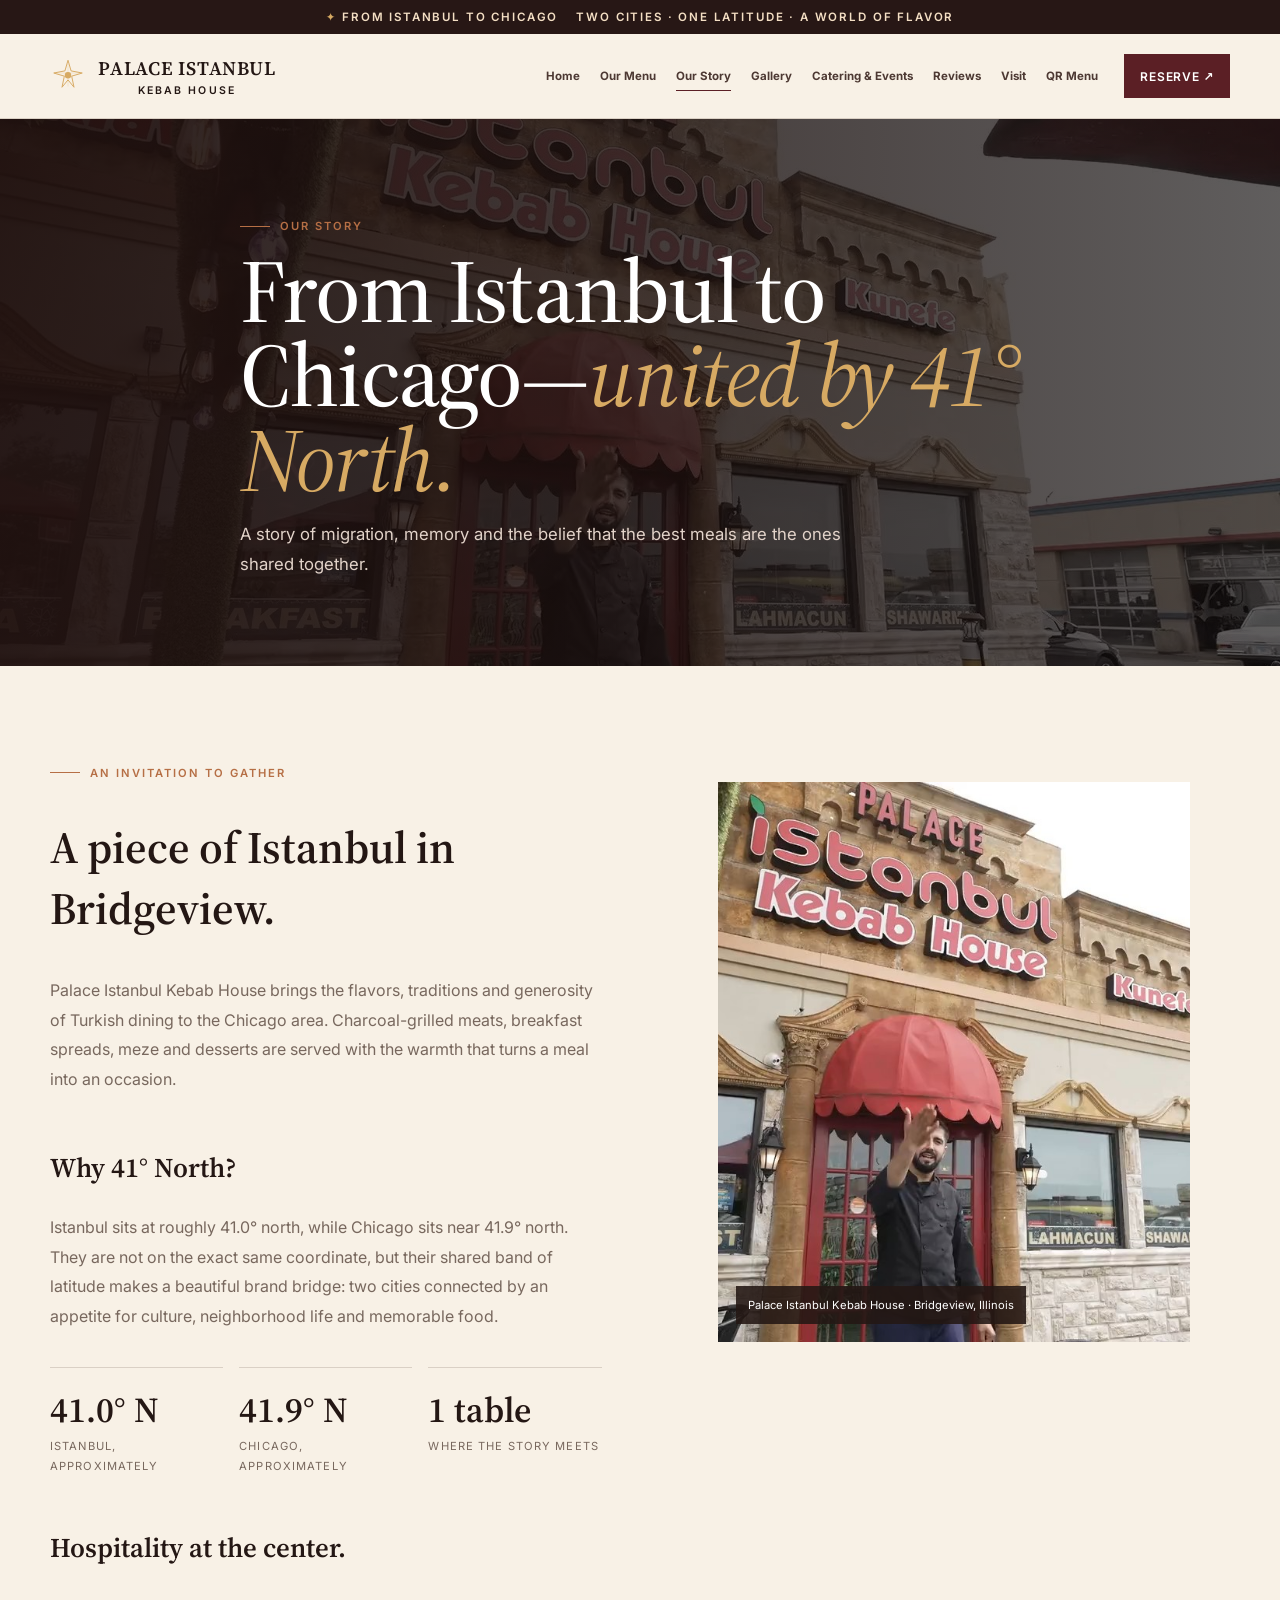
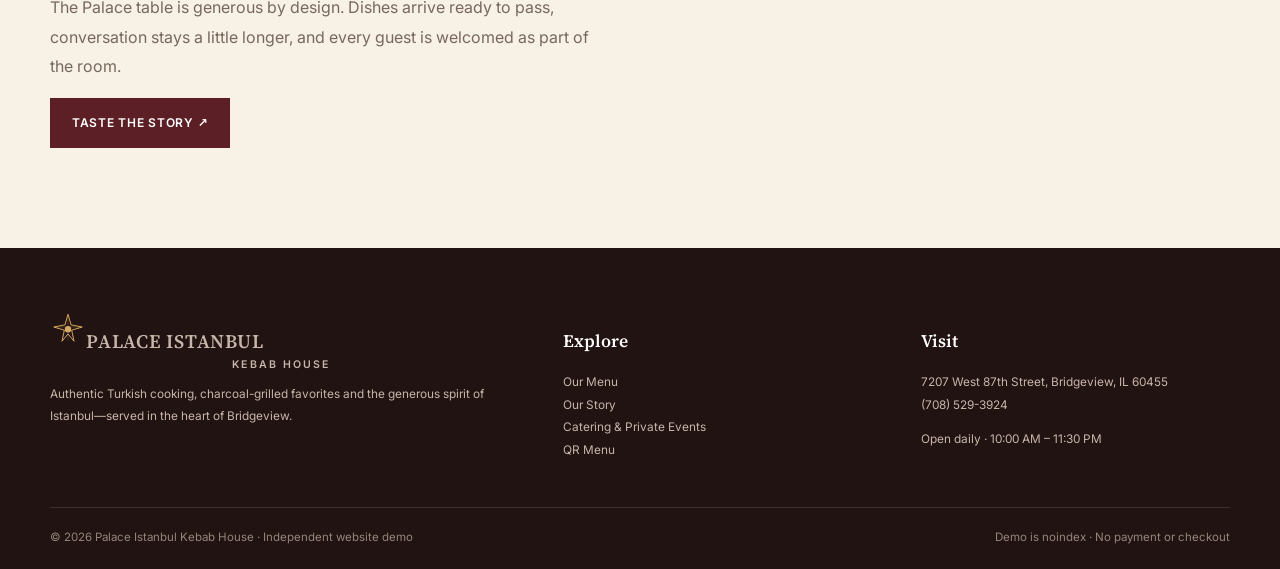
<file: story.html>
<!doctype html><html lang="en"><head><meta charset="utf-8"><meta name="viewport" content="width=device-width,initial-scale=1"><title>Our Story | Palace Istanbul</title><meta name="description" content="From Istanbul to Chicago, united by hospitality and a shared latitude."><meta name="robots" content="noindex,nofollow"><meta name="theme-color" content="#3b1719"><link rel="preload" href="assets/fonts/source-serif-4-latin-opsz-normal.woff2" as="font" type="font/woff2" crossorigin><link rel="preload" href="assets/fonts/inter-latin-opsz-normal.woff2" as="font" type="font/woff2" crossorigin><link rel="stylesheet" href="styles.css"><script defer src="app.js"></script></head><body data-page="story"><div id="app"></div></body></html>
</file>
<file: styles.css>
@font-face{font-family:"Source Serif 4";font-style:normal;font-weight:200 900;font-display:swap;src:url("assets/fonts/source-serif-4-latin-ext-opsz-normal.woff2") format("woff2");unicode-range:U+0100-02BA,U+02BD-02C5,U+02C7-02CC,U+02CE-02D7,U+02DD-02FF,U+0304,U+0308,U+0329,U+1D00-1DBF,U+1E00-1E9F,U+1EF2-1EFF,U+2020,U+20A0-20AB,U+20AD-20C0,U+2113,U+2C60-2C7F,U+A720-A7FF}
@font-face{font-family:"Source Serif 4";font-style:italic;font-weight:200 900;font-display:swap;src:url("assets/fonts/source-serif-4-latin-ext-opsz-italic.woff2") format("woff2");unicode-range:U+0100-02BA,U+02BD-02C5,U+02C7-02CC,U+02CE-02D7,U+02DD-02FF,U+0304,U+0308,U+0329,U+1D00-1DBF,U+1E00-1E9F,U+1EF2-1EFF,U+2020,U+20A0-20AB,U+20AD-20C0,U+2113,U+2C60-2C7F,U+A720-A7FF}
@font-face{font-family:"Inter";font-style:normal;font-weight:100 900;font-display:swap;src:url("assets/fonts/inter-latin-ext-opsz-normal.woff2") format("woff2");unicode-range:U+0100-02BA,U+02BD-02C5,U+02C7-02CC,U+02CE-02D7,U+02DD-02FF,U+0304,U+0308,U+0329,U+1D00-1DBF,U+1E00-1E9F,U+1EF2-1EFF,U+2020,U+20A0-20AB,U+20AD-20C0,U+2113,U+2C60-2C7F,U+A720-A7FF}
@font-face{font-family:"Source Serif 4";font-style:normal;font-weight:200 900;font-display:swap;src:url("assets/fonts/source-serif-4-latin-opsz-normal.woff2") format("woff2");unicode-range:U+0000-00FF,U+0131,U+0152-0153,U+02BB-02BC,U+02C6,U+02DA,U+02DC,U+0304,U+0308,U+0329,U+2000-206F,U+20AC,U+2122,U+2191,U+2193,U+2212,U+2215,U+FEFF,U+FFFD}
@font-face{font-family:"Source Serif 4";font-style:italic;font-weight:200 900;font-display:swap;src:url("assets/fonts/source-serif-4-latin-opsz-italic.woff2") format("woff2");unicode-range:U+0000-00FF,U+0131,U+0152-0153,U+02BB-02BC,U+02C6,U+02DA,U+02DC,U+0304,U+0308,U+0329,U+2000-206F,U+20AC,U+2122,U+2191,U+2193,U+2212,U+2215,U+FEFF,U+FFFD}
@font-face{font-family:"Inter";font-style:normal;font-weight:100 900;font-display:swap;src:url("assets/fonts/inter-latin-opsz-normal.woff2") format("woff2");unicode-range:U+0000-00FF,U+0131,U+0152-0153,U+02BB-02BC,U+02C6,U+02DA,U+02DC,U+0304,U+0308,U+0329,U+2000-206F,U+20AC,U+2122,U+2191,U+2193,U+2212,U+2215,U+FEFF,U+FFFD}
:root{
  --ink:#241714;--wine:#5b1f25;--wine-2:#3b1719;--copper:#b66f45;--gold:#d7aa63;
  --cream:#f8f1e6;--paper:#fffaf1;--sand:#e9dccb;--muted:#78685e;--white:#fff;
  --line:rgba(67,39,30,.16);--shadow:0 20px 60px rgba(38,18,14,.14);
  --serif:"Source Serif 4",Georgia,"Times New Roman",serif;
  --sans:"Inter",system-ui,-apple-system,"Segoe UI",Roboto,Arial,sans-serif;
}
*{box-sizing:border-box}html{scroll-behavior:smooth}body{margin:0;background:var(--cream);color:var(--ink);font-family:var(--sans);-webkit-font-smoothing:antialiased;-moz-osx-font-smoothing:grayscale;text-rendering:optimizeLegibility;font-optical-sizing:auto;font-kerning:normal}body.nav-open{overflow:hidden}.sr-only{position:absolute!important;width:1px!important;height:1px!important;padding:0!important;margin:-1px!important;overflow:hidden!important;clip:rect(0,0,0,0)!important;white-space:nowrap!important;border:0!important}
img{display:block;width:100%;height:100%;object-fit:cover}a{color:inherit;text-decoration:none}button,input,select,textarea{font:inherit}button,a{touch-action:manipulation}button{cursor:pointer}.skip{position:fixed;left:16px;top:10px;transform:translateY(-150%);z-index:999;background:#fff;padding:12px 16px;color:#111}.skip:focus{transform:none}.shell{width:min(1180px,calc(100% - 48px));margin-inline:auto}.eyebrow{display:flex;align-items:center;gap:10px;color:var(--copper);font-size:0.7rem;font-weight:600;letter-spacing:.18em;text-transform:uppercase}.eyebrow::before{content:"";width:30px;height:1px;background:currentColor}.section{padding:100px 0}.section.alt{background:var(--paper)}.section.dark{background:var(--wine-2);color:#fff}.display{font:500 clamp(3rem,7vw,7.3rem)/.94 var(--serif);letter-spacing:-.02em;margin:.18em 0}.title{font:500 clamp(2.5rem,5vw,4.9rem)/1 var(--serif);letter-spacing:-.015em;margin:.18em 0}.title em,.display em{color:var(--gold);font-weight:400}.lede{max-width:650px;font-size:1.05rem;line-height:1.8;color:var(--muted)}.dark .lede{color:#d7c7bb}.btn{border:0;display:inline-flex;align-items:center;justify-content:center;gap:16px;min-height:50px;padding:0 22px;background:var(--wine);color:#fff;font-size:0.75rem;font-weight:600;letter-spacing:.06em;text-transform:uppercase;transition:.2s transform,.2s background}.btn:hover{transform:translateY(-2px);background:#712a31}.btn.gold{background:var(--gold);color:#2c1b16}.btn.ghost{background:transparent;border:1px solid currentColor}.btn.light{background:#fff4df;color:var(--wine-2)}.text-link{display:inline-flex;gap:12px;border-bottom:1px solid currentColor;padding-bottom:5px;font-size:0.78rem;font-weight:600;letter-spacing:.05em;text-transform:uppercase}.status{display:inline-flex;align-items:center;gap:8px;font-size:0.72rem;font-weight:600;letter-spacing:.08em;text-transform:uppercase}.status::before{content:"";width:7px;height:7px;background:#6aa879;border-radius:50%}.status.integration::before{background:#e1a854}
.topbar{background:#271715;color:#f4dfc4;min-height:34px;display:flex;align-items:center;text-align:center;font-size:0.72rem;font-weight:600;letter-spacing:.16em;text-transform:uppercase}.topbar .shell{display:flex;justify-content:center;gap:18px}.topbar i{color:var(--gold);font-style:normal}.site-header{position:sticky;top:0;z-index:80;background:rgba(248,241,230,.94);border-bottom:1px solid var(--line);backdrop-filter:blur(14px)}.nav{height:84px;display:flex;align-items:center;gap:26px}.brand{display:flex;align-items:center;gap:12px;min-width:max-content}.brand-mark{width:36px;height:36px;color:var(--gold)}.brand-copy{line-height:1;text-align:center}.brand-copy strong{font:600 1.2rem var(--serif);letter-spacing:.04em}.brand-copy small{display:block;margin-top:5px;font-size:0.66rem;font-weight:600;letter-spacing:.2em}.nav-links{margin-left:auto;display:flex;align-items:center;gap:20px}.nav-links a{font-size:0.72rem;font-weight:700;color:#4d3933;position:relative}.nav-links a::after{content:"";height:1px;position:absolute;left:0;right:100%;bottom:-8px;background:var(--wine);transition:.2s}.nav-links a:hover::after,.nav-links a.active::after{right:0}.nav-actions{display:flex;align-items:center;gap:10px}.nav-actions .btn{min-height:44px;padding-inline:16px}.menu-button{display:none;border:0;background:none;width:44px;height:44px;padding:10px}.menu-button span{display:block;height:2px;background:var(--ink);margin:6px 0}.mobile-nav{display:none;position:fixed;inset:118px 0 0;background:var(--cream);padding:24px;z-index:79;overflow:auto}.mobile-nav a{display:block;border-bottom:1px solid var(--line);padding:16px 0;font:600 1.6rem var(--serif)}.mobile-nav .btn{margin-top:22px}.mobile-nav.open{display:block}
.hero{background:#281816;color:#fff;min-height:calc(100vh - 118px);position:relative;overflow:hidden}.hero::after{content:"";position:absolute;inset:0;background:radial-gradient(circle at 8% 90%,rgba(215,170,99,.14),transparent 30%);pointer-events:none}.hero-grid{display:grid;grid-template-columns:.96fr 1.04fr;min-height:calc(100vh - 118px);align-items:center}.hero-copy{position:relative;z-index:2;padding:74px 60px 74px 0}.hero-copy .lede{max-width:530px;margin:24px 0 34px}.hero-actions{display:flex;gap:16px;flex-wrap:wrap}.hero-meta{display:flex;gap:28px;margin-top:58px;padding-top:22px;border-top:1px solid rgba(255,255,255,.17);font-size:0.72rem;letter-spacing:.08em;text-transform:uppercase;color:#cbbab0}.hero-meta strong{display:block;color:#fff;font-size:0.8rem;margin-bottom:5px}.hero-visual{position:relative;height:calc(100vh - 150px);min-height:620px;margin:16px -5vw 16px 0}.hero-visual>img{filter:saturate(.88) contrast(1.03)}.hero-visual::after{content:"";position:absolute;inset:0;background:linear-gradient(90deg,#281816 0%,transparent 26%,transparent 75%,rgba(40,24,22,.12))}.hero-seal{position:absolute;z-index:2;left:-58px;bottom:8%;width:150px;height:150px;border-radius:50%;display:grid;place-items:center;text-align:center;background:var(--gold);color:var(--wine-2);font-size:0.72rem;font-weight:700;letter-spacing:.14em;line-height:1.65;transform:rotate(-7deg);box-shadow:var(--shadow)}
.ticker{overflow:hidden;background:var(--gold);color:#2d1a16}.ticker-track{display:flex;width:max-content;min-width:100%;justify-content:space-around;gap:30px;padding:16px}.ticker span{font-size:0.72rem;font-weight:700;letter-spacing:.16em;text-transform:uppercase}.ticker b{color:var(--wine);font-weight:400}
.latitude-grid{display:grid;grid-template-columns:.85fr 1.15fr;gap:8vw;align-items:center}.lat-map{height:510px;background:#2c1c1a;position:relative;overflow:hidden;border-radius:50% 50% 0 0}.lat-map img{opacity:.65;filter:sepia(.25) saturate(.8)}.lat-map::after{content:"41° N";position:absolute;inset:46% 0 auto;color:#fff;text-align:center;font:600 5rem var(--serif);border-top:1px solid rgba(215,170,99,.8);text-shadow:0 2px 20px #000}.city-row{display:flex;justify-content:space-between;margin-top:18px;font-size:0.72rem;font-weight:600;letter-spacing:.15em;text-transform:uppercase}.latitude-copy .title{margin-bottom:26px}.latitude-copy p{font-size:1rem;line-height:1.9;color:var(--muted)}.coordinate-note{border-left:2px solid var(--gold);padding-left:18px;margin:28px 0;color:#5c463d;font-size:0.84rem}
.food-grid{display:grid;grid-template-columns:1.2fr .8fr .8fr;gap:18px;margin-top:38px}.food-card{min-height:470px;position:relative;overflow:hidden;background:#2b1b18}.food-card.small{min-height:380px;margin-top:90px}.food-card img{transition:.6s transform;filter:brightness(.74)}.food-card:hover img{transform:scale(1.04)}.food-card-info{position:absolute;z-index:1;inset:auto 0 0;padding:24px;color:#fff;background:linear-gradient(transparent,rgba(20,10,8,.86))}.food-card-info span{font-size:0.72rem;font-weight:600;letter-spacing:.16em;text-transform:uppercase;color:#e9c88f}.food-card-info h3{font:500 2rem/1.1 var(--serif);margin:8px 0}.food-card-info p{font-size:0.78rem;color:#ddd0c7;line-height:1.6}.section-head{display:flex;justify-content:space-between;align-items:end;gap:30px}.section-head>div:last-child{max-width:420px}.story-split{display:grid;grid-template-columns:1.06fr .94fr;min-height:680px;background:var(--wine-2);color:#fff}.story-photo{position:relative;min-height:620px}.story-photo img{filter:brightness(.74)}.story-photo figcaption{position:absolute;left:26px;bottom:24px;color:#fff;font-size:0.72rem;letter-spacing:.12em;text-transform:uppercase}.story-copy{padding:9vw;display:flex;flex-direction:column;justify-content:center;background-image:radial-gradient(circle at 100% 100%,rgba(215,170,99,.12),transparent 35%)}.story-copy p{font-size:1rem;line-height:1.9;color:#dac9bf}.story-copy .btn{align-self:flex-start;margin-top:18px}.campaigns:empty{display:none}.campaign-card{display:grid;grid-template-columns:1fr auto;gap:22px;background:#fff4df;border:1px solid #dab98a;padding:28px;margin-top:30px}.campaign-card h3{font:600 1.8rem var(--serif);margin:0 0 7px}.campaign-card p{margin:0;color:var(--muted)}
.gallery-grid{display:grid;grid-template-columns:1.1fr .9fr .9fr;grid-template-rows:260px 260px;gap:12px;margin-top:38px}.gallery-item{border:0;padding:0;position:relative;overflow:hidden;background:#3a2620;color:#fff}.gallery-item:first-child{grid-row:span 2}.gallery-item:last-child{grid-column:span 2}.gallery-item img{transition:.5s transform;filter:brightness(.82)}.gallery-item:hover img{transform:scale(1.04)}.gallery-item span{position:absolute;left:18px;bottom:17px;font-size:0.72rem;font-weight:700;letter-spacing:.12em;text-transform:uppercase}.disclosure{font-size:0.7rem;color:var(--muted);line-height:1.6;margin-top:18px}.reviews-grid{display:grid;grid-template-columns:.72fr 1.28fr;gap:8vw;align-items:center}.review-card{background:var(--paper);padding:45px;box-shadow:20px 20px 0 var(--sand);min-height:330px}.stars{color:#ad7b2d;letter-spacing:.15em}.review-card blockquote{font:500 clamp(1.55rem,3vw,2.5rem)/1.35 var(--serif);margin:35px 0}.review-foot{display:flex;justify-content:space-between;border-top:1px solid var(--line);padding-top:18px;font-size:0.75rem}.review-foot span{color:var(--muted)}.review-controls{display:flex;gap:10px;margin-top:30px}.round{width:48px;height:48px;border:1px solid var(--line);background:transparent}.round:hover{background:var(--sand)}
.event-grid{display:grid;grid-template-columns:1fr 1fr;gap:28px;margin-top:38px}.event-card{background:var(--paper);display:grid;grid-template-columns:.9fr 1.1fr;min-height:370px;box-shadow:var(--shadow)}.event-card img{min-height:370px}.event-card-body{padding:34px;display:flex;flex-direction:column;justify-content:center}.event-card h3{font:600 2.2rem/1.05 var(--serif);margin:10px 0}.event-card p{font-size:0.82rem;line-height:1.75;color:var(--muted)}
.visit-grid{display:grid;grid-template-columns:.9fr 1.1fr;gap:34px;align-items:stretch}.visit-info{padding:52px;background:var(--wine);color:#fff}.visit-info address{font-style:normal;font:500 1.7rem/1.45 var(--serif);margin:28px 0}.visit-list{display:grid;gap:20px;margin:30px 0}.visit-list div{padding-top:16px;border-top:1px solid rgba(255,255,255,.2)}.visit-list small{display:block;color:#d9bfb1;font-size:0.72rem;text-transform:uppercase;letter-spacing:.13em;margin-bottom:5px}.map{min-height:520px;border:0;width:100%;filter:sepia(.15) saturate(.78)}
.page-hero{min-height:480px;background:#2b1a17;color:#fff;display:grid;place-items:end start;position:relative;overflow:hidden}.page-hero img{position:absolute;inset:0;filter:brightness(.42) saturate(.75)}.page-hero::after{content:"";position:absolute;inset:0;background:linear-gradient(90deg,rgba(34,18,16,.88),rgba(34,18,16,.15))}.page-hero-copy{position:relative;z-index:1;padding:100px 0 70px;max-width:800px}.page-hero .lede{color:#e2d3c9}.page-content{min-height:60vh}.two-col{display:grid;grid-template-columns:1fr 1fr;gap:6vw;align-items:start}.prose h2,.prose h3{font-family:var(--serif);font-weight:600}.prose h2{font-size:2.8rem}.prose h3{font-size:1.7rem;margin-top:2em}.prose p,.prose li{line-height:1.85;color:var(--muted)}.fact-grid{display:grid;grid-template-columns:repeat(3,1fr);gap:16px;margin-top:36px}.fact{border-top:1px solid var(--line);padding-top:18px}.fact b{font:600 2.2rem var(--serif);display:block}.fact span{font-size:0.7rem;color:var(--muted);text-transform:uppercase;letter-spacing:.1em}.media-card{min-height:560px;position:sticky;top:120px}.media-card img{min-height:560px}.media-card .caption{position:absolute;bottom:18px;left:18px;background:rgba(36,23,20,.88);color:#fff;padding:12px;font-size:0.7rem}.note{background:#fff5e4;border-left:4px solid var(--gold);padding:20px;color:#5f4a41;line-height:1.7}.link-cards{display:grid;grid-template-columns:repeat(3,1fr);gap:18px;margin-top:34px}.link-card{border:1px solid var(--line);padding:28px;background:var(--paper);min-height:210px;display:flex;flex-direction:column;justify-content:space-between;transition:.2s}.link-card:hover{transform:translateY(-4px);box-shadow:var(--shadow)}.link-card h3{font:600 1.7rem var(--serif);margin:0}.link-card p{font-size:0.82rem;line-height:1.7;color:var(--muted)}
.menu-toolbar{display:flex;gap:10px;flex-wrap:wrap;margin:30px 0}.filter-btn{border:1px solid var(--line);background:transparent;padding:11px 15px;font-size:0.7rem;font-weight:600;text-transform:uppercase;letter-spacing:.07em}.filter-btn.active{background:var(--wine);color:#fff}.menu-section{margin:55px 0}.menu-section h2{font:600 2.8rem var(--serif);border-bottom:1px solid var(--line);padding-bottom:12px}.menu-items{display:grid;grid-template-columns:1fr 1fr;gap:0 40px}.menu-item{display:grid;grid-template-columns:88px 1fr auto;gap:15px;border-bottom:1px solid var(--line);padding:18px 0;align-items:start}.menu-item.unavailable{opacity:.45}.menu-thumb{width:88px;height:70px;background:var(--sand)}.menu-item h3{font:600 1.18rem var(--serif);margin:0}.menu-item p{font-size:0.74rem;line-height:1.5;color:var(--muted);margin:5px 0}.menu-item .price{font:600 1.2rem var(--serif);color:var(--wine)}.tag{display:inline-block;font-size:0.66rem;font-weight:700;text-transform:uppercase;letter-spacing:.07em;background:#e8dccb;padding:5px 7px;margin:5px 5px 0 0}.empty-state{text-align:center;padding:70px 20px;border:1px dashed var(--line);color:var(--muted)}
.qr-wrap{display:grid;grid-template-columns:.8fr 1.2fr;gap:6vw;align-items:center}.qr-card{background:var(--paper);padding:34px;box-shadow:var(--shadow);text-align:center}.qr-card img{height:auto;max-width:420px;margin:auto}.qr-card p{font-size:0.75rem;color:var(--muted)}.feature-list{list-style:none;padding:0}.feature-list li{padding:15px 0 15px 34px;border-bottom:1px solid var(--line);position:relative}.feature-list li::before{content:"✦";position:absolute;left:0;color:var(--copper)}
.reservation-card{max-width:860px;margin:auto;text-align:center;background:var(--paper);padding:60px;box-shadow:var(--shadow)}.reservation-card .title{font-size:clamp(2.8rem,6vw,5.3rem)}.contact-actions{display:flex;gap:12px;flex-wrap:wrap;margin-top:28px}.copy-feedback{font-size:0.75rem;color:#6b8e66;min-height:20px;margin-top:8px}
.lightbox{position:fixed;inset:0;z-index:200;background:rgba(17,8,7,.94);display:grid;place-items:center;padding:40px}.lightbox[hidden]{display:none}.lightbox figure{max-width:1000px;max-height:90vh;color:#fff}.lightbox img{max-height:78vh;object-fit:contain}.lightbox button{position:absolute;right:24px;top:20px;background:transparent;color:#fff;border:0;font-size:2rem}.lightbox figcaption{padding-top:12px;font-size:0.75rem;letter-spacing:.08em}.site-footer{background:#211311;color:#dfd0c5;padding:64px 0 25px}.footer-grid{display:grid;grid-template-columns:1.2fr .8fr .8fr;gap:50px}.footer-grid h3{font:600 1.1rem var(--serif);color:#fff}.footer-grid p,.footer-grid a{font-size:0.74rem;line-height:1.9;color:#c7b5aa}.footer-grid a{display:block}.footer-grid a:hover{color:var(--gold)}.footer-bottom{display:flex;justify-content:space-between;border-top:1px solid rgba(255,255,255,.12);margin-top:45px;padding-top:22px;font-size:0.72rem;color:#95847b}.mobile-cta{display:none}
.reveal{opacity:0;transform:translateY(18px);transition:.65s ease}.reveal.in{opacity:1;transform:none}
@media(max-width:1080px){.nav-links{display:none}.menu-button{display:block}.hero-grid{grid-template-columns:1fr}.hero-copy{padding:80px 0 45px}.hero-visual{height:54vh;min-height:450px;margin:0}.hero-seal{left:auto;right:20px}.hero{min-height:auto}.food-grid{grid-template-columns:1fr 1fr}.food-card:first-child{grid-column:span 2}.food-card.small{margin-top:0}.event-grid{grid-template-columns:1fr}.nav-actions .btn{display:none}.section{padding:80px 0}}
@media(max-width:780px){.shell{width:min(100% - 32px,1180px)}.topbar .shell{font-size:0.66rem}.topbar span:nth-child(2){display:none}.nav{height:72px}.brand-copy strong{font-size:1.05rem}.brand-copy small{font-size:0.66rem}.mobile-nav{inset:106px 0 0}.section{padding:64px 0}.hero-copy{padding:62px 0 32px}.hero-meta{display:grid;grid-template-columns:1fr 1fr;margin-top:38px}.hero-visual{min-height:340px}.hero-seal{width:105px;height:105px;font-size:0.66rem}.latitude-grid,.reviews-grid,.visit-grid,.two-col,.qr-wrap,.story-split{grid-template-columns:1fr}.lat-map{height:360px}.lat-map::after{font-size:3.4rem}.food-grid{grid-template-columns:1fr}.food-card:first-child{grid-column:auto}.food-card,.food-card.small{min-height:380px}.section-head{display:block}.story-photo{min-height:420px}.story-copy{padding:60px 24px}.gallery-grid{grid-template-columns:1fr 1fr;grid-template-rows:230px 230px 230px}.gallery-item:first-child{grid-row:span 2}.gallery-item:last-child{grid-column:span 2}.reviews-grid{gap:35px}.review-card{padding:30px;box-shadow:12px 12px 0 var(--sand)}.event-card{grid-template-columns:1fr}.event-card img{min-height:260px}.visit-info{padding:38px 26px}.map{min-height:420px}.page-hero{min-height:410px}.page-hero-copy{padding:70px 0 50px}.fact-grid,.link-cards{grid-template-columns:1fr}.media-card{position:relative;top:auto;min-height:380px}.media-card img{min-height:380px}.menu-items{grid-template-columns:1fr}.menu-item{grid-template-columns:72px 1fr auto}.menu-thumb{width:72px;height:62px}.reservation-card{padding:40px 22px}.footer-grid{grid-template-columns:1fr 1fr}.footer-grid>div:first-child{grid-column:span 2}.footer-bottom{display:block;line-height:1.8}.mobile-cta{display:flex;position:fixed;z-index:70;left:14px;right:14px;bottom:12px;box-shadow:0 8px 24px rgba(0,0,0,.32)}body{padding-bottom:72px}}
@media(max-width:480px){.display{font-size:3.5rem}.title{font-size:2.75rem}.gallery-grid{display:grid;grid-template-columns:1fr;grid-template-rows:repeat(4,250px)}.gallery-item:first-child,.gallery-item:last-child{grid-column:auto;grid-row:auto}.campaign-card{grid-template-columns:1fr}.event-card-body{padding:26px}.menu-item{grid-template-columns:1fr auto}.menu-thumb{grid-column:1/-1;width:100%;height:160px}.footer-grid{grid-template-columns:1fr}.footer-grid>div:first-child{grid-column:auto}}
@media(prefers-reduced-motion:reduce){html{scroll-behavior:auto}.reveal{opacity:1;transform:none;transition:none}.food-card img,.gallery-item img{transition:none}}
.hero .lede{color:#d7c7bb}
.hero-v2{background:#2a1816}.hero-v2::before{content:"";position:absolute;inset:0;background:radial-gradient(circle at 52% 38%,rgba(178,108,67,.13),transparent 32%),repeating-linear-gradient(45deg,transparent 0 34px,rgba(255,255,255,.012) 34px 35px);pointer-events:none}.hero-grid-v2{grid-template-columns:.94fr 1.06fr;gap:4vw}.hero-grid-v2 .hero-copy{padding-right:0}.hero-editorial{position:relative;height:calc(100vh - 158px);min-height:630px;margin:20px -4vw 20px 0;isolation:isolate}.hero-shot-main,.hero-shot-accent{position:absolute;margin:0;overflow:hidden;background:#432923;box-shadow:0 28px 70px rgba(0,0,0,.28)}.hero-shot-main{z-index:2;inset:0 0 10% 18%}.hero-shot-main::after,.hero-shot-accent::after{content:"";position:absolute;inset:55% 0 0;background:linear-gradient(transparent,rgba(24,12,10,.82));pointer-events:none}.hero-shot-main img{filter:saturate(.9) contrast(1.04);object-position:53% center;transition:transform 1s ease}.hero-shot-main:hover img{transform:scale(1.025)}.hero-shot-accent{z-index:4;width:46%;height:39%;left:0;bottom:0;border:9px solid #2a1816}.hero-shot-accent img{filter:saturate(.86) contrast(1.03)}.hero-shot-main figcaption,.hero-shot-accent figcaption{position:absolute;z-index:2;left:22px;right:22px;bottom:18px;display:flex;justify-content:space-between;gap:14px;color:#fff;font-size:0.66rem;font-weight:700;letter-spacing:.13em;text-transform:uppercase}.hero-shot-main figcaption span,.hero-shot-accent figcaption span{color:var(--gold)}.hero-latitude{position:absolute;z-index:1;left:-2%;top:-3%;font:500 clamp(8rem,14vw,13rem)/.8 var(--serif);letter-spacing:-.02em;color:rgba(215,170,99,.12);writing-mode:vertical-rl;transform:rotate(180deg)}.hero-latitude span{font:600 .7rem var(--sans);letter-spacing:.5em;text-transform:uppercase;color:rgba(215,170,99,.48);margin-top:18px}.hero-seal-v2{position:absolute;z-index:5;right:-18px;bottom:4%;width:126px;height:126px;border-radius:50%;display:grid;place-items:center;text-align:center;background:var(--gold);color:var(--wine-2);font-size:0.66rem;font-weight:700;letter-spacing:.14em;line-height:1.65;transform:rotate(7deg);box-shadow:0 15px 40px rgba(0,0,0,.28)}
@media(max-width:1080px){.hero-grid-v2{grid-template-columns:1fr}.hero-editorial{height:56vh;min-height:490px;margin:0 0 35px}.hero-shot-main{inset:0 0 8% 12%}.hero-shot-accent{width:40%;height:42%}.hero-seal-v2{right:2%}}
@media(max-width:780px){.hero-v2 .hero-copy{padding-bottom:38px}.hero-editorial{height:440px;min-height:440px;margin:0 -16px 24px}.hero-shot-main{inset:0 0 7% 9%}.hero-shot-accent{width:48%;height:38%;border-width:6px}.hero-shot-main figcaption,.hero-shot-accent figcaption{left:12px;right:12px;bottom:12px;font-size:0.66rem}.hero-seal-v2{width:92px;height:92px;font-size:0.66rem;right:0;bottom:1%}.hero-latitude{font-size:8rem}}
@media(max-width:480px){.hero-editorial{height:370px;min-height:370px}.hero-shot-main{inset:0 0 7% 5%}.hero-shot-accent{width:51%;height:36%}.hero-seal-v2{width:80px;height:80px}}
.hero-v2 .hero-seal-v2{right:30px}.hero-v2 .hero-shot-main figcaption{right:145px}
@media(max-width:1080px){.hero-v2 .hero-seal-v2{right:2%}.hero-v2 .hero-shot-main figcaption{right:135px}}
@media(max-width:780px){.hero-v2 .hero-seal-v2{right:0}.hero-v2 .hero-shot-main figcaption{right:105px}}

.qr-show{display:grid;grid-template-columns:auto 1fr;gap:7vw;align-items:center}.qr-phone-wrap{text-align:center}.qr-phone{position:relative;width:340px;height:700px;border-radius:52px;background:#1d1110;padding:12px;box-shadow:0 40px 80px -30px rgba(43,21,18,.55),inset 0 0 0 2px #3a2522}.qr-phone iframe{width:100%;height:100%;border:0;border-radius:41px;background:#FBF6EE;display:block}.qr-phone-notch{position:absolute;top:22px;left:50%;width:96px;height:24px;margin-left:-48px;border-radius:14px;background:#1d1110;z-index:2}.qr-phone-cap{font-size:.74rem;color:var(--muted);margin-top:16px}.qr-actions{display:flex;flex-wrap:wrap;gap:22px;align-items:center;margin-top:30px}
.qr-steps{display:grid;grid-template-columns:repeat(3,1fr);gap:18px;margin-top:34px}.qr-steps article{background:var(--paper);border:1px solid var(--line);padding:30px}.qr-steps b{font:600 2.2rem var(--serif);color:var(--wine)}.qr-steps h3{font:600 1.45rem var(--serif);margin:14px 0 8px}.qr-steps p{font-size:.84rem;line-height:1.75;color:var(--muted);margin:0}
.qr-card-row{display:grid;grid-template-columns:300px 1fr;gap:34px;align-items:center;margin-top:44px}.qr-card-row .qr-card{padding:22px}.qr-card-row .qr-card img{max-width:100%}
.menu-note-line{font-size:.82rem;color:var(--muted);margin:6px 0 0}.menu-note-line a{color:var(--wine);font-weight:600}.menu-tr{display:block;font:italic 400 .86rem var(--serif);color:var(--copper);margin-top:2px}.menu-item .price small{display:block;font:500 .66rem var(--sans);color:var(--muted);text-align:right;margin-top:3px}.menu-thumb{object-fit:cover}.menu-thumb-ph{display:grid;place-items:center;background:#efe4d4;color:#c9a27a;font-size:1.1rem;border:1px solid var(--line)}
@media(max-width:900px){.qr-show{grid-template-columns:1fr}.qr-steps,.qr-card-row{grid-template-columns:1fr}.qr-card-row .qr-card{max-width:320px}}
@media(max-width:480px){.qr-phone{width:300px;height:620px}.menu-thumb-ph{display:none}}
</file>
<file: admin.css>
@font-face{font-family:"Source Serif 4";font-style:normal;font-weight:200 900;font-display:swap;src:url("assets/fonts/source-serif-4-latin-ext-opsz-normal.woff2") format("woff2");unicode-range:U+0100-02BA,U+02BD-02C5,U+02C7-02CC,U+02CE-02D7,U+02DD-02FF,U+0304,U+0308,U+0329,U+1D00-1DBF,U+1E00-1E9F,U+1EF2-1EFF,U+2020,U+20A0-20AB,U+20AD-20C0,U+2113,U+2C60-2C7F,U+A720-A7FF}
@font-face{font-family:"Source Serif 4";font-style:italic;font-weight:200 900;font-display:swap;src:url("assets/fonts/source-serif-4-latin-ext-opsz-italic.woff2") format("woff2");unicode-range:U+0100-02BA,U+02BD-02C5,U+02C7-02CC,U+02CE-02D7,U+02DD-02FF,U+0304,U+0308,U+0329,U+1D00-1DBF,U+1E00-1E9F,U+1EF2-1EFF,U+2020,U+20A0-20AB,U+20AD-20C0,U+2113,U+2C60-2C7F,U+A720-A7FF}
@font-face{font-family:"Inter";font-style:normal;font-weight:100 900;font-display:swap;src:url("assets/fonts/inter-latin-ext-opsz-normal.woff2") format("woff2");unicode-range:U+0100-02BA,U+02BD-02C5,U+02C7-02CC,U+02CE-02D7,U+02DD-02FF,U+0304,U+0308,U+0329,U+1D00-1DBF,U+1E00-1E9F,U+1EF2-1EFF,U+2020,U+20A0-20AB,U+20AD-20C0,U+2113,U+2C60-2C7F,U+A720-A7FF}
@font-face{font-family:"Source Serif 4";font-style:normal;font-weight:200 900;font-display:swap;src:url("assets/fonts/source-serif-4-latin-opsz-normal.woff2") format("woff2");unicode-range:U+0000-00FF,U+0131,U+0152-0153,U+02BB-02BC,U+02C6,U+02DA,U+02DC,U+0304,U+0308,U+0329,U+2000-206F,U+20AC,U+2122,U+2191,U+2193,U+2212,U+2215,U+FEFF,U+FFFD}
@font-face{font-family:"Source Serif 4";font-style:italic;font-weight:200 900;font-display:swap;src:url("assets/fonts/source-serif-4-latin-opsz-italic.woff2") format("woff2");unicode-range:U+0000-00FF,U+0131,U+0152-0153,U+02BB-02BC,U+02C6,U+02DA,U+02DC,U+0304,U+0308,U+0329,U+2000-206F,U+20AC,U+2122,U+2191,U+2193,U+2212,U+2215,U+FEFF,U+FFFD}
@font-face{font-family:"Inter";font-style:normal;font-weight:100 900;font-display:swap;src:url("assets/fonts/inter-latin-opsz-normal.woff2") format("woff2");unicode-range:U+0000-00FF,U+0131,U+0152-0153,U+02BB-02BC,U+02C6,U+02DA,U+02DC,U+0304,U+0308,U+0329,U+2000-206F,U+20AC,U+2122,U+2191,U+2193,U+2212,U+2215,U+FEFF,U+FFFD}
:root{--bg:#f3eee7;--panel:#fff;--ink:#271a17;--muted:#7d6f68;--wine:#5b1f25;--gold:#cf9f56;--line:#e1d8cf;--green:#2f7c55;--amber:#b47925;--red:#a74242;--shadow:0 18px 50px rgba(42,24,19,.09);--serif:"Source Serif 4",Georgia,"Times New Roman",serif;--sans:"Inter",system-ui,-apple-system,"Segoe UI",Roboto,Arial,sans-serif}*{box-sizing:border-box}body{margin:0;background:var(--bg);color:var(--ink);font-family:var(--sans);-webkit-font-smoothing:antialiased;-moz-osx-font-smoothing:grayscale;text-rendering:optimizeLegibility;font-optical-sizing:auto;font-kerning:normal}button,input,select,textarea{font:inherit}button{cursor:pointer}.admin-login{min-height:100vh;display:grid;grid-template-columns:1fr 1fr}.login-visual{background:linear-gradient(rgba(38,19,17,.54),rgba(38,19,17,.82)),url('assets/images/video-poster.jpg') center/cover;color:#fff;padding:8vw;display:flex;flex-direction:column;justify-content:flex-end}.login-visual h1{font:500 clamp(3.4rem,7vw,7rem)/.9 var(--serif);margin:.1em 0}.login-visual p{max-width:520px;line-height:1.8;color:#e8d9cc}.login-panel{display:grid;place-items:center;padding:40px}.login-card{width:min(440px,100%);background:#fff;padding:44px;box-shadow:var(--shadow)}.login-card h2{font:600 2.4rem var(--serif);margin:0}.login-card>p{color:var(--muted);line-height:1.7}.field{display:grid;gap:7px;margin:17px 0}.field label{font-size:0.7rem;font-weight:600;letter-spacing:.08em;text-transform:uppercase}.field input,.field textarea,.field select{width:100%;border:1px solid var(--line);background:#fff;padding:12px 13px;color:var(--ink)}.field textarea{min-height:90px;resize:vertical}.demo-note{background:#fff5dd;border-left:4px solid var(--gold);padding:14px;margin:20px 0;font-size:0.75rem;line-height:1.6;color:#665343}.btn{border:0;min-height:44px;padding:0 17px;background:var(--wine);color:#fff;font-size:0.7rem;font-weight:700;letter-spacing:.06em;text-transform:uppercase}.btn:hover{filter:brightness(1.1)}.btn.secondary{background:#eee5db;color:var(--ink)}.btn.ghost{background:transparent;color:var(--ink);border:1px solid var(--line)}.btn.danger{background:#f7e4e4;color:var(--red)}.btn.small{min-height:34px;padding:0 11px;font-size:0.72rem}.btn:disabled{opacity:.5;cursor:not-allowed}.hidden{display:none!important}.admin-app{min-height:100vh;display:grid;grid-template-columns:250px 1fr}.sidebar{background:#2d1917;color:#fff;padding:28px 20px;position:sticky;top:0;height:100vh;display:flex;flex-direction:column}.admin-brand{display:flex;align-items:center;gap:10px;padding:4px 8px 28px;border-bottom:1px solid rgba(255,255,255,.12)}.admin-brand svg{width:30px;color:var(--gold)}.admin-brand strong{font:600 1.1rem var(--serif);display:block}.admin-brand small{font-size:0.66rem;letter-spacing:.17em;color:#c9b4a9}.side-label{margin:28px 9px 9px;font-size:0.66rem;color:#a9968d;text-transform:uppercase;letter-spacing:.16em}.side-nav{display:grid;gap:5px}.side-nav button{border:0;text-align:left;background:transparent;color:#cfc0b7;padding:12px;border-radius:5px;font-size:0.78rem}.side-nav button.active,.side-nav button:hover{background:rgba(255,255,255,.1);color:#fff}.sidebar-foot{margin-top:auto}.sidebar-foot a,.sidebar-foot button{display:block;width:100%;border:0;background:transparent;text-align:left;color:#bca8a0;font-size:0.7rem;padding:10px}.admin-main{min-width:0}.admin-top{height:76px;background:#fff;border-bottom:1px solid var(--line);display:flex;align-items:center;justify-content:space-between;padding:0 32px;position:sticky;top:0;z-index:20}.admin-top h1{font:600 1.45rem var(--serif);margin:0}.admin-top-actions{display:flex;gap:9px;align-items:center}.prototype-pill{display:inline-flex;gap:7px;align-items:center;background:#fff2d8;color:#81560f;padding:7px 10px;border-radius:18px;font-size:0.72rem;font-weight:700;text-transform:uppercase;letter-spacing:.06em}.prototype-pill::before{content:"";width:7px;height:7px;background:#d49527;border-radius:50%}.admin-content{padding:34px;max-width:1500px}.panel{display:none}.panel.active{display:block}.panel-head{display:flex;justify-content:space-between;align-items:end;gap:20px;margin-bottom:24px}.panel-head h2{font:600 2.3rem var(--serif);margin:0}.panel-head p{margin:6px 0 0;color:var(--muted);font-size:0.82rem}.stats{display:grid;grid-template-columns:repeat(4,1fr);gap:15px}.stat{background:#fff;padding:22px;border:1px solid var(--line)}.stat small{display:block;color:var(--muted);font-size:0.72rem;font-weight:600;text-transform:uppercase;letter-spacing:.08em}.stat b{display:block;font:600 2.2rem var(--serif);margin-top:12px}.stat span{font-size:0.72rem;color:var(--green)}.card{background:#fff;border:1px solid var(--line);padding:22px;box-shadow:0 4px 20px rgba(42,24,19,.03)}.dashboard-grid{display:grid;grid-template-columns:1.3fr .7fr;gap:18px;margin-top:18px}.card h3{font:600 1.35rem var(--serif);margin:0 0 18px}.integration-row{display:flex;align-items:center;justify-content:space-between;padding:15px 0;border-bottom:1px solid var(--line)}.integration-row:last-child{border:0}.integration-row strong{font-size:0.8rem}.badge{font-size:0.66rem;font-weight:700;text-transform:uppercase;letter-spacing:.06em;padding:7px 9px;background:#e6f2eb;color:var(--green);border-radius:15px}.badge.wait{background:#fff1d9;color:var(--amber)}.badge.off{background:#f4e5e5;color:var(--red)}.asset-grid{display:grid;grid-template-columns:repeat(3,1fr);gap:14px}.asset-card{background:#fff;border:1px solid var(--line);overflow:hidden}.asset-photo{height:190px;position:relative}.asset-photo img{width:100%;height:100%;object-fit:cover}.asset-photo .switch{position:absolute;right:10px;top:10px}.asset-body{padding:14px}.asset-body strong{display:block;font-size:0.8rem}.asset-body p{font-size:0.7rem;color:var(--muted);line-height:1.5}.card-actions{display:flex;gap:7px;flex-wrap:wrap;margin-top:13px}.switch{display:inline-flex;align-items:center;gap:8px;font-size:0.72rem;font-weight:600}.switch input{appearance:none;width:38px;height:22px;border-radius:13px;background:#b9aaa2;position:relative}.switch input::after{content:"";position:absolute;left:3px;top:3px;width:16px;height:16px;background:#fff;border-radius:50%;transition:.2s}.switch input:checked{background:var(--green)}.switch input:checked::after{transform:translateX(16px)}.review-list{display:grid;gap:13px}.review-row{background:#fff;border:1px solid var(--line);padding:20px;display:grid;grid-template-columns:auto 1fr auto;gap:18px;align-items:start}.review-row .avatar{width:42px;height:42px;border-radius:50%;display:grid;place-items:center;background:#eee3d7;font-weight:600}.review-row blockquote{margin:0;font:500 1.15rem/1.45 var(--serif)}.review-row p{font-size:0.72rem;color:var(--muted);margin:8px 0}.campaign-layout{display:grid;grid-template-columns:360px 1fr;gap:18px}.campaign-list{display:grid;gap:12px}.campaign-item{background:#fff;border:1px solid var(--line);padding:18px}.campaign-item h3{font:600 1.35rem var(--serif);margin:0}.campaign-item p{font-size:0.72rem;color:var(--muted);line-height:1.55}.date-row{display:grid;grid-template-columns:1fr 1fr;gap:10px}.empty{padding:45px;border:1px dashed #cbbdb3;text-align:center;color:var(--muted);font-size:0.78rem;background:rgba(255,255,255,.45)}.product-tools{display:flex;gap:10px;flex-wrap:wrap}.product-tools input,.product-tools select{border:1px solid var(--line);padding:10px;background:#fff}.product-list{display:grid;gap:10px;margin-top:18px}.product-row{background:#fff;border:1px solid var(--line);display:grid;grid-template-columns:76px 1fr 110px 110px 170px;gap:16px;align-items:center;padding:10px}.product-row img{width:76px;height:62px;object-fit:cover}.product-row h3{font:600 1.05rem var(--serif);margin:0}.product-row p{font-size:0.72rem;color:var(--muted);margin:4px 0}.product-row .price{font:600 1.12rem var(--serif)}.category-list{display:grid;gap:10px;max-width:760px}.category-row{display:grid;grid-template-columns:42px 1fr auto;align-items:center;background:#fff;border:1px solid var(--line);padding:12px}.category-row b{width:32px;height:32px;background:#eee5db;display:grid;place-items:center}.publish-card{max-width:760px;background:#fff;border:1px solid var(--line);padding:34px}.publish-card h2{font:600 2.3rem var(--serif);margin:0}.publish-card p{color:var(--muted);line-height:1.7}.check-list{list-style:none;padding:0}.check-list li{padding:12px 0;border-bottom:1px solid var(--line)}.check-list li::before{content:"✓";color:var(--green);font-weight:700;margin-right:10px}.modal{position:fixed;inset:0;background:rgba(28,15,13,.72);z-index:100;display:grid;place-items:center;padding:24px}.modal[hidden]{display:none}.modal-card{background:#fff;width:min(620px,100%);max-height:90vh;overflow:auto;padding:28px;box-shadow:var(--shadow)}.modal-head{display:flex;justify-content:space-between;align-items:center}.modal-head h2{font:600 2rem var(--serif);margin:0}.modal-head button{border:0;background:none;font-size:1.7rem}.form-grid{display:grid;grid-template-columns:1fr 1fr;gap:0 14px}.form-grid .wide{grid-column:1/-1}.toast{position:fixed;right:22px;bottom:22px;background:#271a17;color:#fff;padding:14px 18px;z-index:200;box-shadow:var(--shadow);font-size:0.75rem}.toast[hidden]{display:none}.mobile-admin-toggle{display:none}.table-note{font-size:0.72rem;color:var(--muted);line-height:1.6;margin:12px 0}
@media(max-width:1050px){.stats{grid-template-columns:1fr 1fr}.dashboard-grid,.campaign-layout{grid-template-columns:1fr}.asset-grid{grid-template-columns:1fr 1fr}.product-row{grid-template-columns:68px 1fr 80px 130px}.product-row .availability{display:none}}
@media(max-width:760px){.admin-login{grid-template-columns:1fr}.login-visual{min-height:42vh;padding:40px 24px}.login-panel{padding:24px}.login-card{padding:28px}.admin-app{display:block}.sidebar{position:fixed;z-index:50;inset:0 20% 0 0;transform:translateX(-105%);transition:.2s;height:100vh}.sidebar.open{transform:none}.mobile-admin-toggle{display:block;border:0;background:transparent;font-size:1.5rem}.admin-top{padding:0 16px}.admin-top h1{font-size:1.2rem}.admin-top .prototype-pill{display:none}.admin-content{padding:22px 16px}.stats{grid-template-columns:1fr 1fr}.asset-grid{grid-template-columns:1fr}.panel-head{display:block}.panel-head .btn{margin-top:14px}.review-row{grid-template-columns:auto 1fr}.review-row>.switch{grid-column:1/-1}.product-row{grid-template-columns:58px 1fr auto}.product-row img{width:58px;height:52px}.product-row .category,.product-row .availability{display:none}.product-row .card-actions{grid-column:1/-1}.form-grid{grid-template-columns:1fr}.form-grid .wide{grid-column:auto}.date-row{grid-template-columns:1fr}.login-visual h1{font-size:4rem}}
</file>
